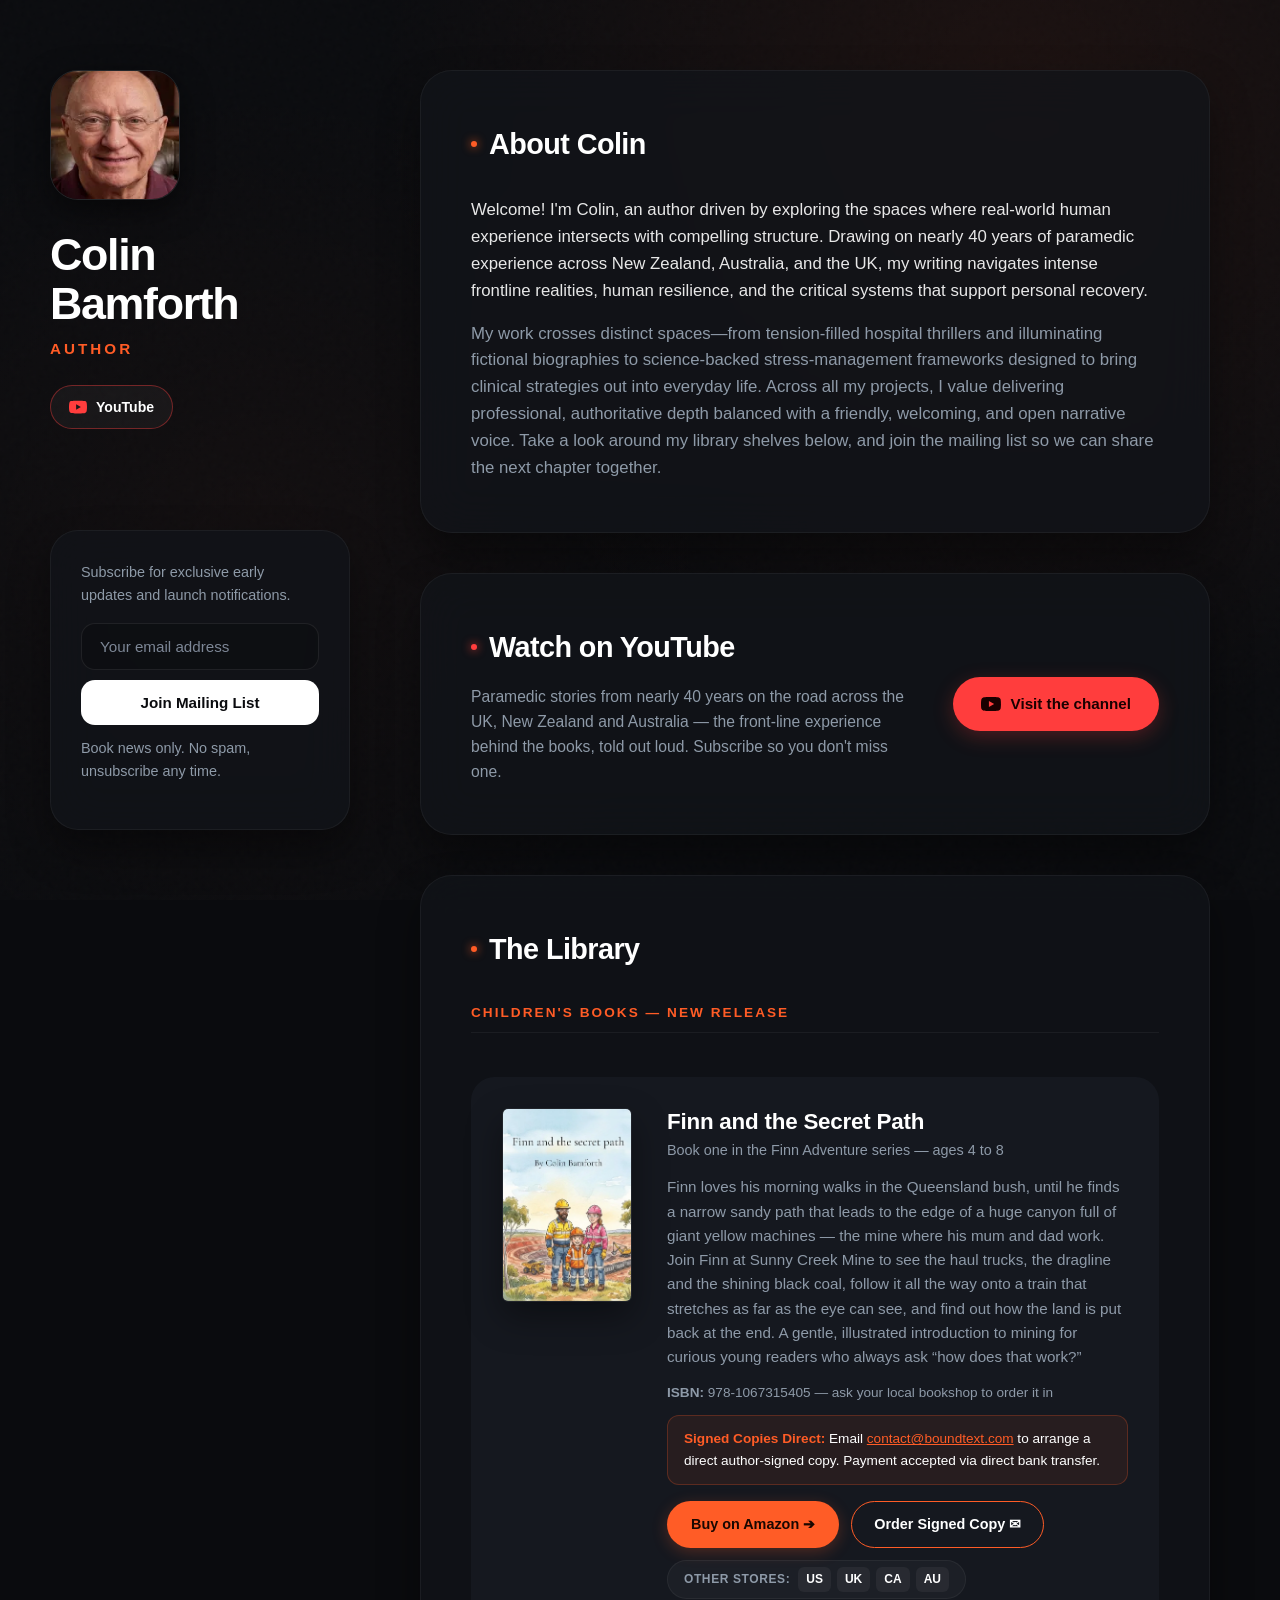
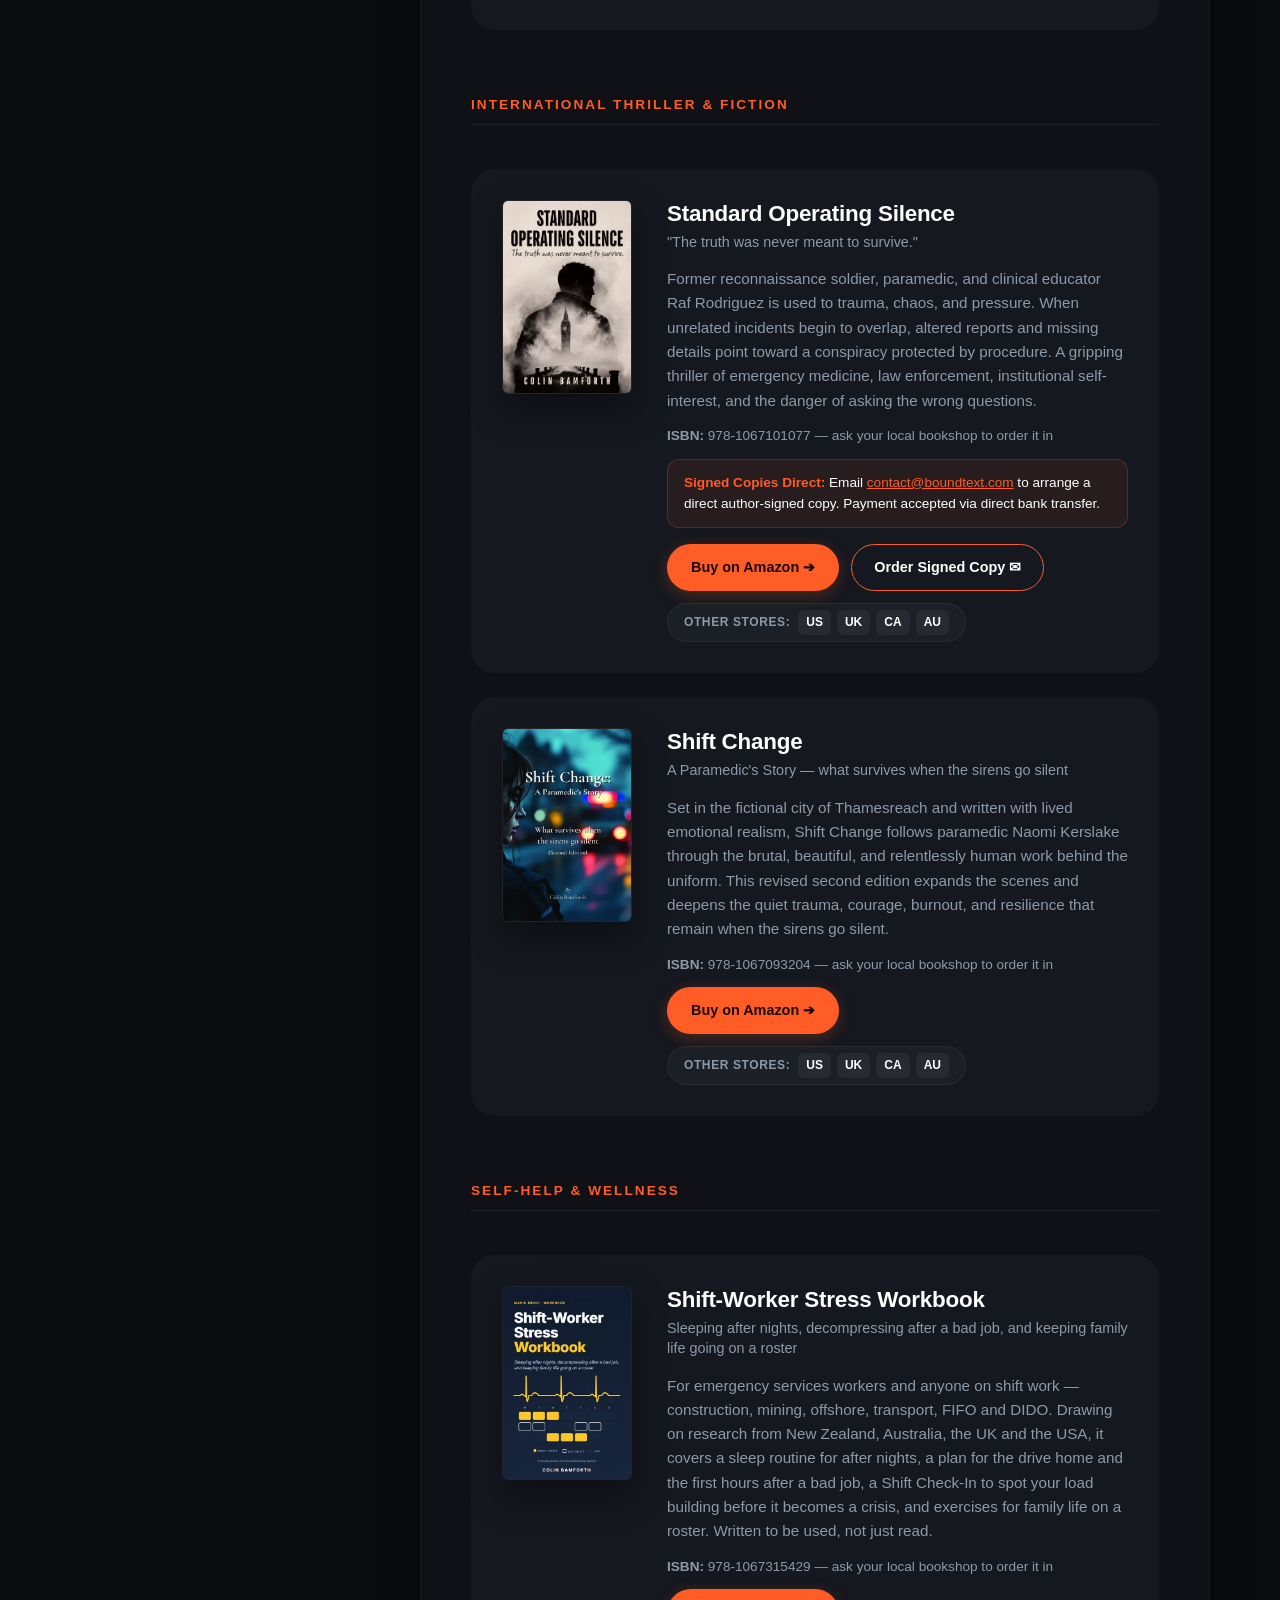
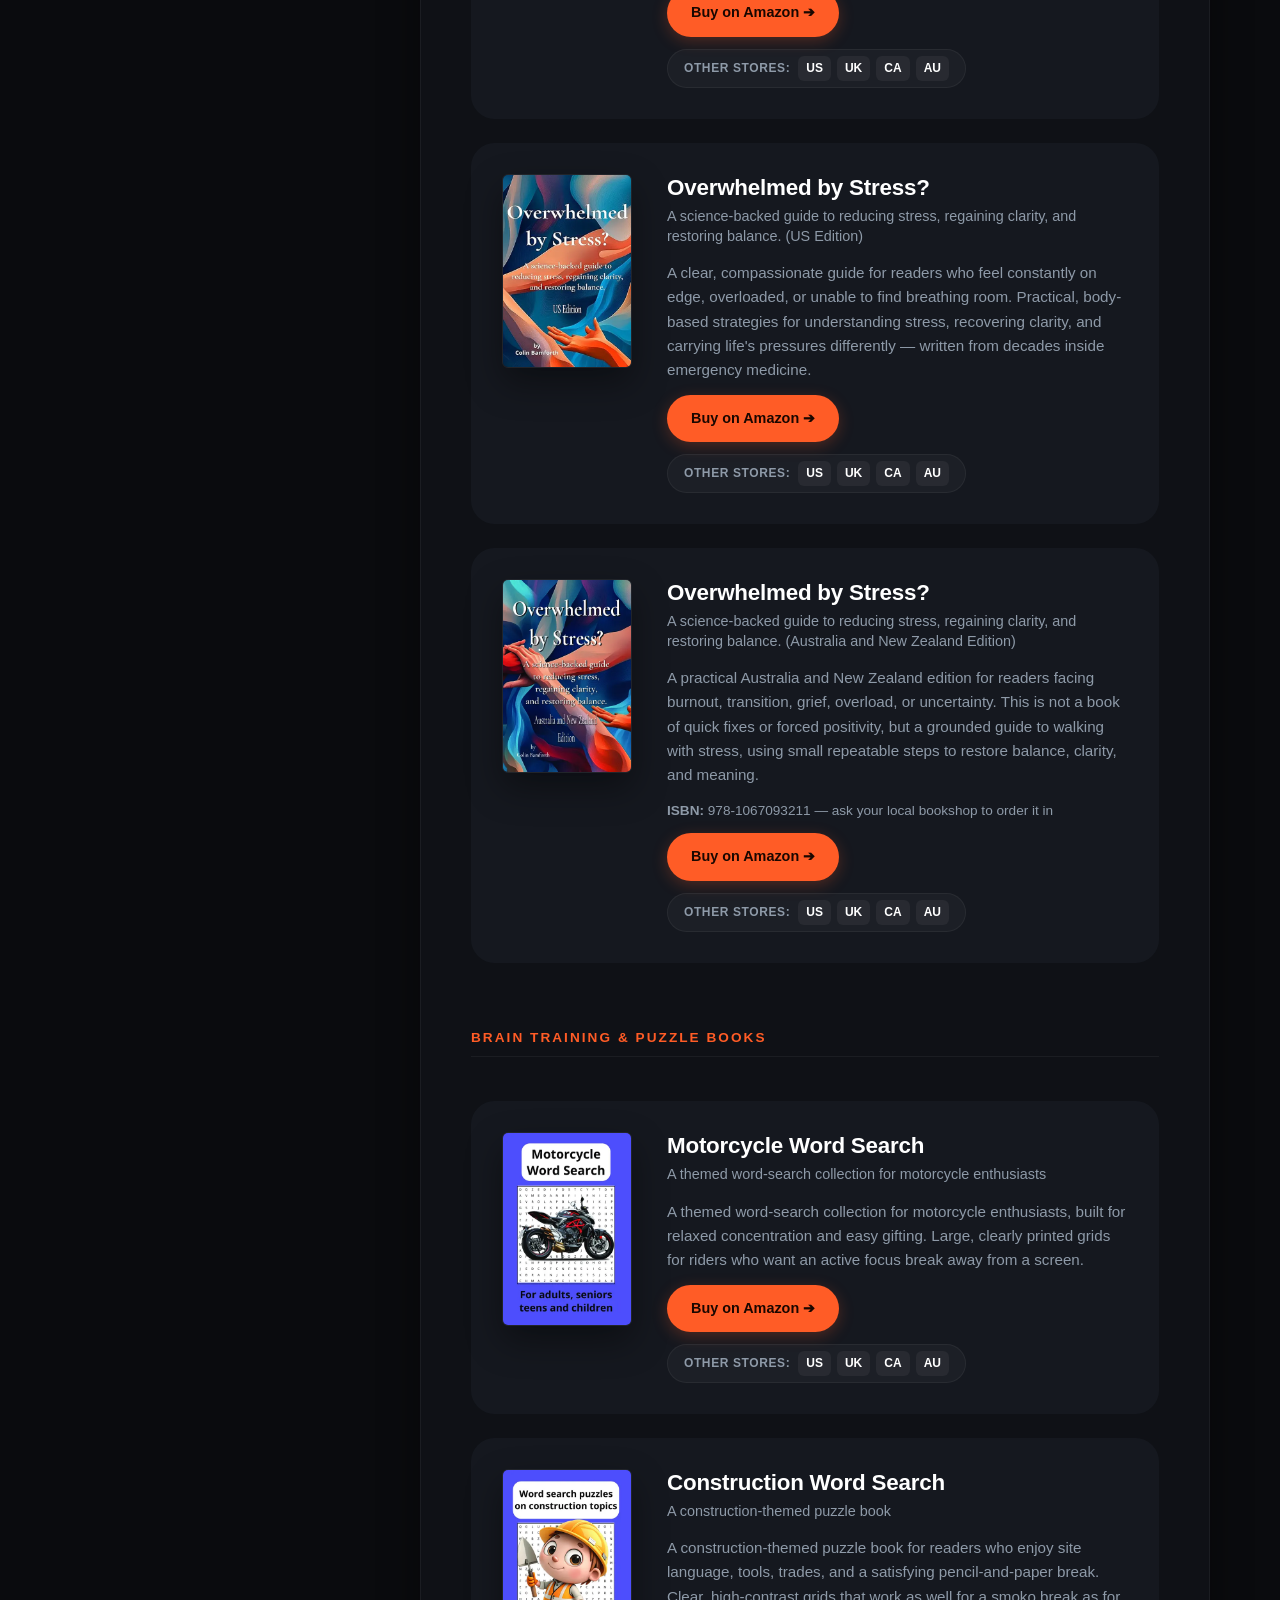
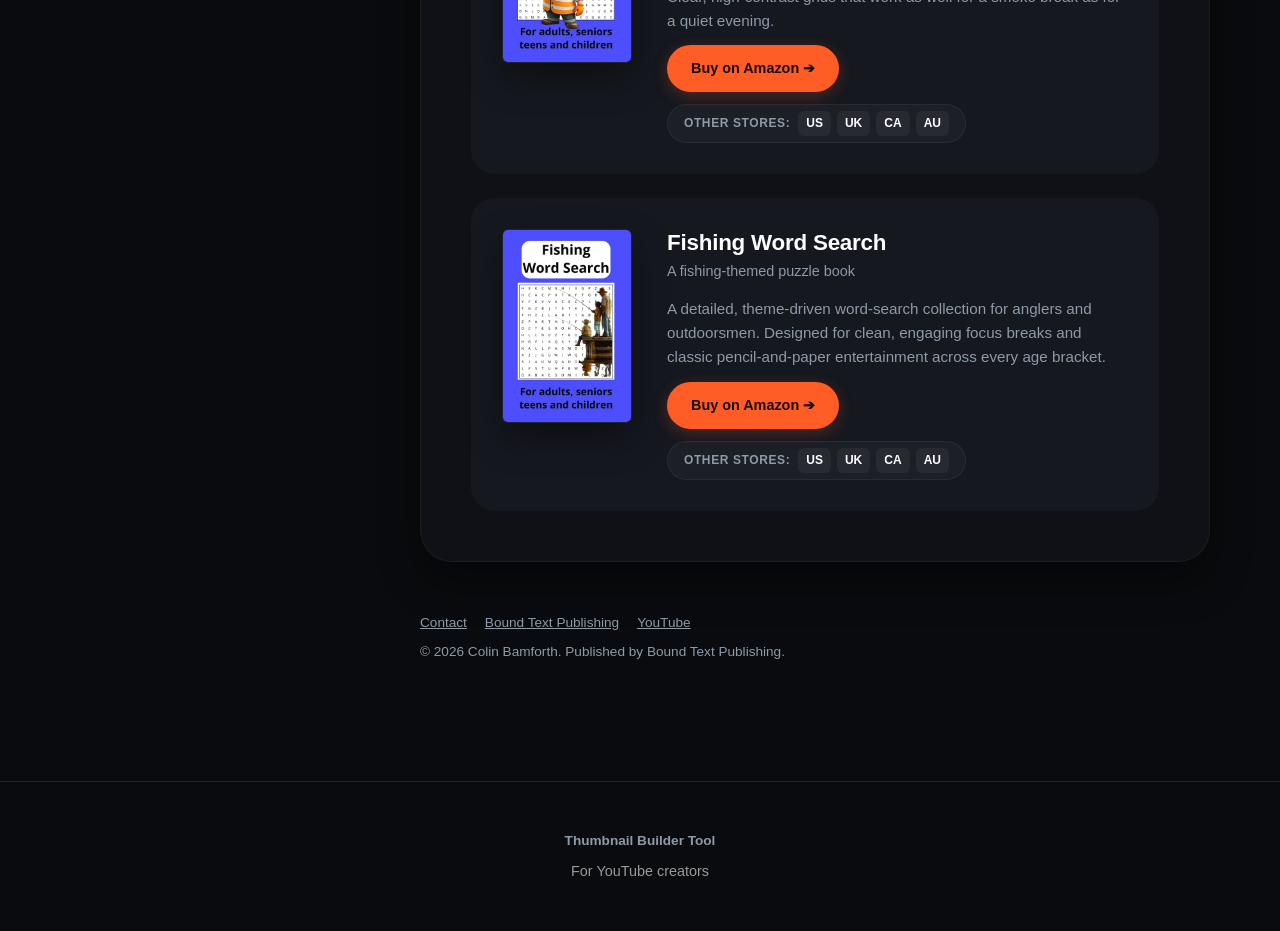
<file: index.html>
<!DOCTYPE html>
<html lang="en">
<head>
    <meta charset="UTF-8">
    <meta name="viewport" content="width=device-width, initial-scale=1.0">

    <title>Colin Bamforth — Author | Paramedic Thrillers &amp; Stress-Management Books</title>
    <meta name="description" content="Colin Bamforth writes emergency-services thrillers, paramedic fiction, science-backed stress-management guides and children's books, drawn from nearly 40 years on the front line in New Zealand, Australia and the UK.">
    <link rel="canonical" href="https://colinbamforth.com/">

    <!-- Open Graph / social sharing -->
    <meta property="og:type" content="website">
    <meta property="og:site_name" content="Colin Bamforth">
    <meta property="og:title" content="Colin Bamforth — Author">
    <meta property="og:description" content="Emergency-services thrillers, paramedic fiction and science-backed stress-management guides, drawn from nearly 40 years on the front line.">
    <meta property="og:url" content="https://colinbamforth.com/">
    <meta property="og:image" content="https://colinbamforth.com/Colin.webp">
    <meta property="og:image:alt" content="Portrait of author Colin Bamforth">
    <meta name="twitter:card" content="summary_large_image">
    <meta name="twitter:title" content="Colin Bamforth — Author">
    <meta name="twitter:description" content="Emergency-services thrillers, paramedic fiction and science-backed stress-management guides.">
    <meta name="twitter:image" content="https://colinbamforth.com/Colin.webp">
    <meta name="theme-color" content="#0a0b0e">

    <link rel="stylesheet" href="style.css">
    <link rel="preconnect" href="https://ipapi.co" crossorigin>

    <!-- CUSTOM SVG MONOGRAM FAVICON -->
    <link rel="icon" type="image/svg+xml" href="data:image/svg+xml,<svg xmlns='http://www.w3.org/2000/svg' viewBox='0 0 100 100'><rect width='100' height='100' rx='30' fill='%230a0b0e'/><text x='50%' y='68%' font-family='-apple-system, BlinkMacSystemFont, sans-serif' font-weight='900' font-size='48' fill='%23ffffff' text-anchor='middle'>C<tspan fill='%23ff5c26'>B</tspan></text></svg>">

</head>
<body>
    <a class="skip-link" href="#main">Skip to content</a>

    <div class="wrapper">

        <aside class="left-panel">
            <div class="profile-section">
                <div class="profile-frame">
                    <img src="Colin.webp" alt="Portrait of author Colin Bamforth"
                         width="130" height="130" fetchpriority="high" decoding="async">
                </div>
                <h1>Colin Bamforth</h1>
                <p class="tagline">Author</p>

                <!-- SOCIAL / CHANNEL LINKS
                     The channel URL appears in 4 places: here, the "Watch"
                     card below, the footer, and the JSON-LD sameAs list. -->
                <nav class="social-links" aria-label="Colin Bamforth elsewhere">
                    <a class="social-btn youtube"
                       href="https://www.youtube.com/@Colin-Bamforth"
                       target="_blank" rel="noopener noreferrer me">
                        <svg width="18" height="18" viewBox="0 0 24 24" aria-hidden="true" focusable="false">
                            <path d="M23.5 6.2a3 3 0 0 0-2.1-2.1C19.5 3.5 12 3.5 12 3.5s-7.5 0-9.4.6A3 3 0 0 0 .5 6.2C0 8.1 0 12 0 12s0 3.9.5 5.8a3 3 0 0 0 2.1 2.1c1.9.6 9.4.6 9.4.6s7.5 0 9.4-.6a3 3 0 0 0 2.1-2.1c.5-1.9.5-5.8.5-5.8s0-3.9-.5-5.8zM9.5 15.6V8.4l6.3 3.6-6.3 3.6z"/>
                        </svg>
                        <span>YouTube</span>
                    </a>
                </nav>
            </div>

            <div class="newsletter-box">
                <p>Subscribe for exclusive early updates and launch notifications.</p>
                <!-- The inline onsubmit="alert(...)" was removed: script.js already
                     handles this form, and the two were firing two popups. -->
                <form id="newsletter-form" novalidate>
                    <div class="form-group">
                        <label class="visually-hidden" for="newsletter-email">Your email address</label>
                        <input type="email" id="newsletter-email" name="email"
                               placeholder="Your email address"
                               autocomplete="email" required>
                        <button type="submit" class="submit-btn">Join Mailing List</button>
                    </div>
                    <p class="form-status" id="newsletter-status" role="status" aria-live="polite"></p>
                </form>
                <p class="privacy-note">Book news only. No spam, unsubscribe any time.</p>
            </div>
        </aside>

        <main class="right-stream" id="main">

            <section class="content-card bio-card" aria-labelledby="about-heading">
                <h2 id="about-heading">About Colin</h2>
                <p class="bio-lead">
                    Welcome! I'm Colin, an author driven by exploring the spaces where real-world human experience intersects with compelling structure. Drawing on nearly 40 years of paramedic experience across New Zealand, Australia, and the UK, my writing navigates intense frontline realities, human resilience, and the critical systems that support personal recovery.
                </p>
                <p class="bio-body">
                    My work crosses distinct spaces&mdash;from tension-filled hospital thrillers and illuminating fictional biographies to science-backed stress-management frameworks designed to bring clinical strategies out into everyday life. Across all my projects, I value delivering professional, authoritative depth balanced with a friendly, welcoming, and open narrative voice. Take a look around my library shelves below, and join the mailing list so we can share the next chapter together.
                </p>
            </section>

            <!-- WATCH CARD — YouTube channel -->
            <section class="content-card watch-card" aria-labelledby="watch-heading">
                <div>
                    <h2 id="watch-heading">Watch on YouTube</h2>
                    <p>Paramedic stories from nearly 40 years on the road across the UK, New Zealand and Australia &mdash; the front-line experience behind the books, told out loud. Subscribe so you don't miss one.</p>
                </div>
                <a class="yt-cta"
                   href="https://www.youtube.com/@Colin-Bamforth?sub_confirmation=1"
                   target="_blank" rel="noopener noreferrer">
                    <svg width="20" height="20" viewBox="0 0 24 24" aria-hidden="true" focusable="false">
                        <path d="M23.5 6.2a3 3 0 0 0-2.1-2.1C19.5 3.5 12 3.5 12 3.5s-7.5 0-9.4.6A3 3 0 0 0 .5 6.2C0 8.1 0 12 0 12s0 3.9.5 5.8a3 3 0 0 0 2.1 2.1c1.9.6 9.4.6 9.4.6s7.5 0 9.4-.6a3 3 0 0 0 2.1-2.1c.5-1.9.5-5.8.5-5.8s0-3.9-.5-5.8zM9.5 15.6V8.4l6.3 3.6-6.3 3.6z"/>
                    </svg>
                    <span>Visit the channel</span>
                </a>
            </section>

            <section class="content-card" aria-labelledby="library-heading">
                <h2 id="library-heading">The Library</h2>
                <div class="book-list">

                    <h3 class="shelf-title">Children's Books &mdash; New Release</h3>

                    <!-- Book: Finn and the Secret Path -->
                    <article class="book-row">
                        <a class="book-cover-wrap" href="/finn-and-the-secret-path/" tabindex="-1" aria-hidden="true">
                            <img src="finn-and-the-secret-path.webp" alt="Cover of Finn and the Secret Path by Colin Bamforth"
                                 width="534" height="800" decoding="async">
                        </a>
                        <div class="book-details">
                            <div>
                                <h4 class="book-title"><a href="/finn-and-the-secret-path/">Finn and the Secret Path</a></h4>
                                <p class="book-subtitle">Book one in the Finn Adventure series &mdash; ages 4 to 8</p>
                                <p class="book-desc">Finn loves his morning walks in the Queensland bush, until he finds a narrow sandy path that leads to the edge of a huge canyon full of giant yellow machines &mdash; the mine where his mum and dad work. Join Finn at Sunny Creek Mine to see the haul trucks, the dragline and the shining black coal, follow it all the way onto a train that stretches as far as the eye can see, and find out how the land is put back at the end. A gentle, illustrated introduction to mining for curious young readers who always ask &ldquo;how does that work?&rdquo;</p>
                                <p class="isbn-note"><strong>ISBN:</strong> 978-1067315405 &mdash; ask your local bookshop to order it in</p>
                                <div class="direct-signed-box">
                                    <strong>Signed Copies Direct:</strong> Email <a href="mailto:contact@boundtext.com?subject=Signed%20Copy%20Request%20-%20Finn%20and%20the%20Secret%20Path">contact@boundtext.com</a> to arrange a direct author-signed copy. Payment accepted via direct bank transfer.
                                </div>
                            </div>
                            <div class="purchase-actions">
                                <a href="https://www.amazon.com.au/dp/1067315403" target="_blank" rel="noopener noreferrer nofollow" class="amazon-link amazon-btn" data-asin="1067315403">Buy on Amazon ➔</a>
                                <a href="mailto:contact@boundtext.com?subject=Signed%20Copy%20Request%20-%20Finn%20and%20the%20Secret%20Path&amp;body=Hi%20Colin,%0A%0AI%20would%20like%20to%20order%20a%20signed%20copy%20of%20Finn%20and%20the%20Secret%20Path.%20Please%20send%20payment%20details%20for%20direct%20bank%20transfer.%0A%0AThank%20you!" class="signed-btn">Order Signed Copy ✉</a>
                                <div class="alt-markets-inline">
                                    <span class="alt-market-title">Other stores:</span>
                                    <div class="alt-market-links">
                                        <a href="https://www.amazon.com/dp/1067315403" target="_blank" rel="noopener noreferrer nofollow" aria-label="Buy Finn and the Secret Path on Amazon US">US</a>
                                        <a href="https://www.amazon.co.uk/dp/1067315403" target="_blank" rel="noopener noreferrer nofollow" aria-label="Buy Finn and the Secret Path on Amazon UK">UK</a>
                                        <a href="https://www.amazon.ca/dp/1067315403" target="_blank" rel="noopener noreferrer nofollow" aria-label="Buy Finn and the Secret Path on Amazon Canada">CA</a>
                                        <a href="https://www.amazon.com.au/dp/1067315403" target="_blank" rel="noopener noreferrer nofollow" aria-label="Buy Finn and the Secret Path on Amazon Australia">AU</a>
                                    </div>
                                </div>
                            </div>
                        </div>
                    </article>

                    <h3 class="shelf-title">International Thriller &amp; Fiction</h3>

                    <!-- Book 1: Standard Operating Silence -->
                    <article class="book-row">
                        <a class="book-cover-wrap" href="/standard-operating-silence/" tabindex="-1" aria-hidden="true">
                            <img src="SOS.webp" alt="Cover of Standard Operating Silence by Colin Bamforth"
                                 loading="lazy" decoding="async">
                        </a>
                        <div class="book-details">
                            <div>
                                <h4 class="book-title"><a href="/standard-operating-silence/">Standard Operating Silence</a></h4>
                                <p class="book-subtitle">"The truth was never meant to survive."</p>
                                <p class="book-desc">Former reconnaissance soldier, paramedic, and clinical educator Raf Rodriguez is used to trauma, chaos, and pressure. When unrelated incidents begin to overlap, altered reports and missing details point toward a conspiracy protected by procedure. A gripping thriller of emergency medicine, law enforcement, institutional self-interest, and the danger of asking the wrong questions.</p>
                                <p class="isbn-note"><strong>ISBN:</strong> 978-1067101077 &mdash; ask your local bookshop to order it in</p>
                                <div class="direct-signed-box">
                                    <strong>Signed Copies Direct:</strong> Email <a href="mailto:contact@boundtext.com?subject=Signed%20Copy%20Request%20-%20Standard%20Operating%20Silence">contact@boundtext.com</a> to arrange a direct author-signed copy. Payment accepted via direct bank transfer.
                                </div>
                            </div>
                            <div class="purchase-actions">
                                <a href="https://www.amazon.com.au/dp/B0HDMKSXN3" target="_blank" rel="noopener noreferrer nofollow" class="amazon-link amazon-btn" data-asin="B0HDMKSXN3">Buy on Amazon ➔</a>
                                <a href="mailto:contact@boundtext.com?subject=Signed%20Copy%20Request%20-%20Standard%20Operating%20Silence&amp;body=Hi%20Colin,%0A%0AI%20would%20like%20to%20order%20a%20signed%20copy%20of%20Standard%20Operating%20Silence.%20Please%20send%20payment%20details%20for%20direct%20bank%20transfer.%0A%0AThank%20you!" class="signed-btn">Order Signed Copy ✉</a>
                                <div class="alt-markets-inline">
                                    <span class="alt-market-title">Other stores:</span>
                                    <div class="alt-market-links">
                                        <a href="https://www.amazon.com/dp/B0HDMKSXN3" target="_blank" rel="noopener noreferrer nofollow" aria-label="Buy Standard Operating Silence on Amazon US">US</a>
                                        <a href="https://www.amazon.co.uk/dp/B0HDMKSXN3" target="_blank" rel="noopener noreferrer nofollow" aria-label="Buy Standard Operating Silence on Amazon UK">UK</a>
                                        <a href="https://www.amazon.ca/dp/B0HDMKSXN3" target="_blank" rel="noopener noreferrer nofollow" aria-label="Buy Standard Operating Silence on Amazon Canada">CA</a>
                                        <a href="https://www.amazon.com.au/dp/B0HDMKSXN3" target="_blank" rel="noopener noreferrer nofollow" aria-label="Buy Standard Operating Silence on Amazon Australia">AU</a>
                                    </div>
                                </div>
                            </div>
                        </div>
                    </article>

                    <!-- Book 2: Shift Change -->
                    <article class="book-row">
                        <a class="book-cover-wrap" href="/shift-change/" tabindex="-1" aria-hidden="true">
                            <img src="shift-change.webp" alt="Cover of Shift Change by Colin Bamforth"
                                 loading="lazy" decoding="async">
                        </a>
                        <div class="book-details">
                            <div>
                                <h4 class="book-title"><a href="/shift-change/">Shift Change</a></h4>
                                <p class="book-subtitle">A Paramedic's Story &mdash; what survives when the sirens go silent</p>
                                <p class="book-desc">Set in the fictional city of Thamesreach and written with lived emotional realism, Shift Change follows paramedic Naomi Kerslake through the brutal, beautiful, and relentlessly human work behind the uniform. This revised second edition expands the scenes and deepens the quiet trauma, courage, burnout, and resilience that remain when the sirens go silent.</p>
                                <p class="isbn-note"><strong>ISBN:</strong> 978-1067093204 &mdash; ask your local bookshop to order it in</p>
                            </div>
                            <div class="purchase-actions">
                                <a href="https://www.amazon.com.au/dp/B0FD8C7P1H" target="_blank" rel="noopener noreferrer nofollow" class="amazon-link amazon-btn" data-asin="B0FD8C7P1H">Buy on Amazon ➔</a>
                                <div class="alt-markets-inline">
                                    <span class="alt-market-title">Other stores:</span>
                                    <div class="alt-market-links">
                                        <a href="https://www.amazon.com/dp/B0FD8C7P1H" target="_blank" rel="noopener noreferrer nofollow" aria-label="Buy Shift Change on Amazon US">US</a>
                                        <a href="https://www.amazon.co.uk/dp/B0FD8C7P1H" target="_blank" rel="noopener noreferrer nofollow" aria-label="Buy Shift Change on Amazon UK">UK</a>
                                        <a href="https://www.amazon.ca/dp/B0FD8C7P1H" target="_blank" rel="noopener noreferrer nofollow" aria-label="Buy Shift Change on Amazon Canada">CA</a>
                                        <a href="https://www.amazon.com.au/dp/B0FD8C7P1H" target="_blank" rel="noopener noreferrer nofollow" aria-label="Buy Shift Change on Amazon Australia">AU</a>
                                    </div>
                                </div>
                            </div>
                        </div>
                    </article>

                    <h3 class="shelf-title">Self-Help &amp; Wellness</h3>

                    <!-- Book: Shift-Worker Stress Workbook -->
                    <article class="book-row">
                        <a class="book-cover-wrap" href="/shift-worker-stress-workbook/" tabindex="-1" aria-hidden="true">
                            <img src="shift-worker-stress-workbook.webp" alt="Cover of Shift-Worker Stress Workbook by Colin Bamforth"
                                 loading="lazy" decoding="async">
                        </a>
                        <div class="book-details">
                            <div>
                                <h4 class="book-title"><a href="/shift-worker-stress-workbook/">Shift-Worker Stress Workbook</a></h4>
                                <p class="book-subtitle">Sleeping after nights, decompressing after a bad job, and keeping family life going on a roster</p>
                                <p class="book-desc">For emergency services workers and anyone on shift work &mdash; construction, mining, offshore, transport, FIFO and DIDO. Drawing on research from New Zealand, Australia, the UK and the USA, it covers a sleep routine for after nights, a plan for the drive home and the first hours after a bad job, a Shift Check-In to spot your load building before it becomes a crisis, and exercises for family life on a roster. Written to be used, not just read.</p>
                                <p class="isbn-note"><strong>ISBN:</strong> 978-1067315429 &mdash; ask your local bookshop to order it in</p>
                            </div>
                            <div class="purchase-actions">
                                <a href="https://www.amazon.com.au/dp/106731542X" target="_blank" rel="noopener noreferrer nofollow" class="amazon-link amazon-btn" data-asin="106731542X">Buy on Amazon ➔</a>
                                <div class="alt-markets-inline">
                                    <span class="alt-market-title">Other stores:</span>
                                    <div class="alt-market-links">
                                        <a href="https://www.amazon.com/dp/106731542X" target="_blank" rel="noopener noreferrer nofollow" aria-label="Buy Shift-Worker Stress Workbook on Amazon US">US</a>
                                        <a href="https://www.amazon.co.uk/dp/106731542X" target="_blank" rel="noopener noreferrer nofollow" aria-label="Buy Shift-Worker Stress Workbook on Amazon UK">UK</a>
                                        <a href="https://www.amazon.ca/dp/106731542X" target="_blank" rel="noopener noreferrer nofollow" aria-label="Buy Shift-Worker Stress Workbook on Amazon Canada">CA</a>
                                        <a href="https://www.amazon.com.au/dp/106731542X" target="_blank" rel="noopener noreferrer nofollow" aria-label="Buy Shift-Worker Stress Workbook on Amazon Australia">AU</a>
                                    </div>
                                </div>
                            </div>
                        </div>
                    </article>

                    <!-- Book 3: Overwhelmed by Stress (US) -->
                    <article class="book-row">
                        <a class="book-cover-wrap" href="/overwhelmed-by-stress-us/" tabindex="-1" aria-hidden="true">
                            <img src="overwhelmed-by-stress-us.webp" alt="Cover of Overwhelmed by Stress? US edition by Colin Bamforth"
                                 loading="lazy" decoding="async">
                        </a>
                        <div class="book-details">
                            <div>
                                <h4 class="book-title"><a href="/overwhelmed-by-stress-us/">Overwhelmed by Stress?</a></h4>
                                <p class="book-subtitle">A science-backed guide to reducing stress, regaining clarity, and restoring balance. (US Edition)</p>
                                <p class="book-desc">A clear, compassionate guide for readers who feel constantly on edge, overloaded, or unable to find breathing room. Practical, body-based strategies for understanding stress, recovering clarity, and carrying life's pressures differently &mdash; written from decades inside emergency medicine.</p>
                            </div>
                            <div class="purchase-actions">
                                <a href="https://www.amazon.com/dp/B0F8GF76M2" target="_blank" rel="noopener noreferrer nofollow" class="amazon-link amazon-btn" data-asin="B0F8GF76M2">Buy on Amazon ➔</a>
                                <div class="alt-markets-inline">
                                    <span class="alt-market-title">Other stores:</span>
                                    <div class="alt-market-links">
                                        <a href="https://www.amazon.com/dp/B0F8GF76M2" target="_blank" rel="noopener noreferrer nofollow" aria-label="Buy Overwhelmed by Stress US edition on Amazon US">US</a>
                                        <a href="https://www.amazon.co.uk/dp/B0F8GF76M2" target="_blank" rel="noopener noreferrer nofollow" aria-label="Buy Overwhelmed by Stress US edition on Amazon UK">UK</a>
                                        <a href="https://www.amazon.ca/dp/B0F8GF76M2" target="_blank" rel="noopener noreferrer nofollow" aria-label="Buy Overwhelmed by Stress US edition on Amazon Canada">CA</a>
                                        <a href="https://www.amazon.com.au/dp/B0F8GF76M2" target="_blank" rel="noopener noreferrer nofollow" aria-label="Buy Overwhelmed by Stress US edition on Amazon Australia">AU</a>
                                    </div>
                                </div>
                            </div>
                        </div>
                    </article>

                    <!-- Book 4: Overwhelmed by Stress (AU/NZ) -->
                    <article class="book-row">
                        <a class="book-cover-wrap" href="/overwhelmed-by-stress-au-nz/" tabindex="-1" aria-hidden="true">
                            <img src="overwhelmed-by-stress-au-nz.webp" alt="Cover of Overwhelmed by Stress? Australia and New Zealand edition by Colin Bamforth"
                                 loading="lazy" decoding="async">
                        </a>
                        <div class="book-details">
                            <div>
                                <h4 class="book-title"><a href="/overwhelmed-by-stress-au-nz/">Overwhelmed by Stress?</a></h4>
                                <p class="book-subtitle">A science-backed guide to reducing stress, regaining clarity, and restoring balance. (Australia and New Zealand Edition)</p>
                                <p class="book-desc">A practical Australia and New Zealand edition for readers facing burnout, transition, grief, overload, or uncertainty. This is not a book of quick fixes or forced positivity, but a grounded guide to walking with stress, using small repeatable steps to restore balance, clarity, and meaning.</p>
                                <p class="isbn-note"><strong>ISBN:</strong> 978-1067093211 &mdash; ask your local bookshop to order it in</p>
                            </div>
                            <div class="purchase-actions">
                                <a href="https://www.amazon.com.au/dp/B0FFSLSV2G" target="_blank" rel="noopener noreferrer nofollow" class="amazon-link amazon-btn" data-asin="B0FFSLSV2G">Buy on Amazon ➔</a>
                                <div class="alt-markets-inline">
                                    <span class="alt-market-title">Other stores:</span>
                                    <div class="alt-market-links">
                                        <a href="https://www.amazon.com/dp/B0FFSLSV2G" target="_blank" rel="noopener noreferrer nofollow" aria-label="Buy Overwhelmed by Stress ANZ edition on Amazon US">US</a>
                                        <a href="https://www.amazon.co.uk/dp/B0FFSLSV2G" target="_blank" rel="noopener noreferrer nofollow" aria-label="Buy Overwhelmed by Stress ANZ edition on Amazon UK">UK</a>
                                        <a href="https://www.amazon.ca/dp/B0FFSLSV2G" target="_blank" rel="noopener noreferrer nofollow" aria-label="Buy Overwhelmed by Stress ANZ edition on Amazon Canada">CA</a>
                                        <a href="https://www.amazon.com.au/dp/B0FFSLSV2G" target="_blank" rel="noopener noreferrer nofollow" aria-label="Buy Overwhelmed by Stress ANZ edition on Amazon Australia">AU</a>
                                    </div>
                                </div>
                            </div>
                        </div>
                    </article>

                    <h3 class="shelf-title">Brain Training &amp; Puzzle Books</h3>

                    <!-- Book 5: Motorcycle Word Search -->
                    <article class="book-row">
                        <a class="book-cover-wrap" href="/motorcycle-word-search/" tabindex="-1" aria-hidden="true">
                            <img src="motorcycle-word-search.webp" alt="Cover of Motorcycle Word Search by Colin Bamforth"
                                 loading="lazy" decoding="async">
                        </a>
                        <div class="book-details">
                            <div>
                                <h4 class="book-title"><a href="/motorcycle-word-search/">Motorcycle Word Search</a></h4>
                                <p class="book-subtitle">A themed word-search collection for motorcycle enthusiasts</p>
                                <p class="book-desc">A themed word-search collection for motorcycle enthusiasts, built for relaxed concentration and easy gifting. Large, clearly printed grids for riders who want an active focus break away from a screen.</p>
                            </div>
                            <div class="purchase-actions">
                                <a href="https://www.amazon.com/dp/B0F5QCYXNP" target="_blank" rel="noopener noreferrer nofollow" class="amazon-link amazon-btn" data-asin="B0F5QCYXNP">Buy on Amazon ➔</a>
                                <div class="alt-markets-inline">
                                    <span class="alt-market-title">Other stores:</span>
                                    <div class="alt-market-links">
                                        <a href="https://www.amazon.com/dp/B0F5QCYXNP" target="_blank" rel="noopener noreferrer nofollow" aria-label="Buy Motorcycle Word Search on Amazon US">US</a>
                                        <a href="https://www.amazon.co.uk/dp/B0F5QCYXNP" target="_blank" rel="noopener noreferrer nofollow" aria-label="Buy Motorcycle Word Search on Amazon UK">UK</a>
                                        <a href="https://www.amazon.ca/dp/B0F5QCYXNP" target="_blank" rel="noopener noreferrer nofollow" aria-label="Buy Motorcycle Word Search on Amazon Canada">CA</a>
                                        <a href="https://www.amazon.com.au/dp/B0F5QCYXNP" target="_blank" rel="noopener noreferrer nofollow" aria-label="Buy Motorcycle Word Search on Amazon Australia">AU</a>
                                    </div>
                                </div>
                            </div>
                        </div>
                    </article>

                    <!-- Book 6: Construction Word Search -->
                    <article class="book-row">
                        <a class="book-cover-wrap" href="/construction-word-search/" tabindex="-1" aria-hidden="true">
                            <img src="construction-word-search.webp" alt="Cover of Construction Word Search by Colin Bamforth"
                                 loading="lazy" decoding="async">
                        </a>
                        <div class="book-details">
                            <div>
                                <h4 class="book-title"><a href="/construction-word-search/">Construction Word Search</a></h4>
                                <p class="book-subtitle">A construction-themed puzzle book</p>
                                <p class="book-desc">A construction-themed puzzle book for readers who enjoy site language, tools, trades, and a satisfying pencil-and-paper break. Clear, high-contrast grids that work as well for a smoko break as for a quiet evening.</p>
                            </div>
                            <div class="purchase-actions">
                                <a href="https://www.amazon.com/dp/B0F5QVCCJ7" target="_blank" rel="noopener noreferrer nofollow" class="amazon-link amazon-btn" data-asin="B0F5QVCCJ7">Buy on Amazon ➔</a>
                                <div class="alt-markets-inline">
                                    <span class="alt-market-title">Other stores:</span>
                                    <div class="alt-market-links">
                                        <a href="https://www.amazon.com/dp/B0F5QVCCJ7" target="_blank" rel="noopener noreferrer nofollow" aria-label="Buy Construction Word Search on Amazon US">US</a>
                                        <a href="https://www.amazon.co.uk/dp/B0F5QVCCJ7" target="_blank" rel="noopener noreferrer nofollow" aria-label="Buy Construction Word Search on Amazon UK">UK</a>
                                        <a href="https://www.amazon.ca/dp/B0F5QVCCJ7" target="_blank" rel="noopener noreferrer nofollow" aria-label="Buy Construction Word Search on Amazon Canada">CA</a>
                                        <a href="https://www.amazon.com.au/dp/B0F5QVCCJ7" target="_blank" rel="noopener noreferrer nofollow" aria-label="Buy Construction Word Search on Amazon Australia">AU</a>
                                    </div>
                                </div>
                            </div>
                        </div>
                    </article>

                    <!-- Book 7: Fishing Word Search -->
                    <article class="book-row">
                        <a class="book-cover-wrap" href="/fishing-word-search/" tabindex="-1" aria-hidden="true">
                            <img src="fishing-word-search.webp" alt="Cover of Fishing Word Search by Colin Bamforth"
                                 loading="lazy" decoding="async">
                        </a>
                        <div class="book-details">
                            <div>
                                <h4 class="book-title"><a href="/fishing-word-search/">Fishing Word Search</a></h4>
                                <p class="book-subtitle">A fishing-themed puzzle book</p>
                                <p class="book-desc">A detailed, theme-driven word-search collection for anglers and outdoorsmen. Designed for clean, engaging focus breaks and classic pencil-and-paper entertainment across every age bracket.</p>
                            </div>
                            <div class="purchase-actions">
                                <a href="https://www.amazon.com/dp/B0F5HYQQKX" target="_blank" rel="noopener noreferrer nofollow" class="amazon-link amazon-btn" data-asin="B0F5HYQQKX">Buy on Amazon ➔</a>
                                <div class="alt-markets-inline">
                                    <span class="alt-market-title">Other stores:</span>
                                    <div class="alt-market-links">
                                        <a href="https://www.amazon.com/dp/B0F5HYQQKX" target="_blank" rel="noopener noreferrer nofollow" aria-label="Buy Fishing Word Search on Amazon US">US</a>
                                        <a href="https://www.amazon.co.uk/dp/B0F5HYQQKX" target="_blank" rel="noopener noreferrer nofollow" aria-label="Buy Fishing Word Search on Amazon UK">UK</a>
                                        <a href="https://www.amazon.ca/dp/B0F5HYQQKX" target="_blank" rel="noopener noreferrer nofollow" aria-label="Buy Fishing Word Search on Amazon Canada">CA</a>
                                        <a href="https://www.amazon.com.au/dp/B0F5HYQQKX" target="_blank" rel="noopener noreferrer nofollow" aria-label="Buy Fishing Word Search on Amazon Australia">AU</a>
                                    </div>
                                </div>
                            </div>
                        </div>
                    </article>
                </div>
            </section>

            <footer>
                <nav class="footer-links" aria-label="Footer">
                    <a href="mailto:contact@boundtext.com">Contact</a>
                    <a href="https://boundtext.com" target="_blank" rel="noopener noreferrer">Bound Text Publishing</a>
                    <a href="https://www.youtube.com/@Colin-Bamforth" target="_blank" rel="noopener noreferrer">YouTube</a>
                </nav>
                <p>&copy; 2026 Colin Bamforth. Published by Bound Text Publishing.</p>
            </footer>
        </main>
    </div>

    <!-- ============================================================
         STRUCTURED DATA — helps Google understand who you are and
         link your name to your books in search results.
         ============================================================ -->
    <script type="application/ld+json">
    {
      "@context": "https://schema.org",
      "@type": "Person",
      "name": "Colin Bamforth",
      "url": "https://colinbamforth.com/",
      "image": "https://colinbamforth.com/Colin.webp",
      "jobTitle": "Author",
      "description": "Author of emergency-services thrillers, paramedic fiction and science-backed stress-management guides, drawing on nearly 40 years of paramedic experience across New Zealand, Australia and the UK.",
      "sameAs": [
        "https://www.youtube.com/@Colin-Bamforth",
        "https://boundtext.com"
      ],
      "worksFor": {
        "@type": "Organization",
        "name": "Bound Text Publishing",
        "url": "https://boundtext.com"
      }
    }
    </script>
    <script type="application/ld+json">
    {
      "@context": "https://schema.org",
      "@type": "ItemList",
      "name": "Books by Colin Bamforth",
      "itemListElement": [
        { "@type": "ListItem", "position": 1, "item": { "@type": "Book", "name": "Finn and the Secret Path", "author": { "@type": "Person", "name": "Colin Bamforth" }, "isbn": "9781067315405", "image": "https://colinbamforth.com/finn-and-the-secret-path.webp", "bookFormat": "https://schema.org/Paperback", "numberOfPages": 31, "datePublished": "2026-10-06", "audience": { "@type": "PeopleAudience", "suggestedMinAge": 4, "suggestedMaxAge": 8 }, "publisher": { "@type": "Organization", "name": "Bound Text Publishing" } } },
        { "@type": "ListItem", "position": 2, "item": { "@type": "Book", "name": "Standard Operating Silence", "author": { "@type": "Person", "name": "Colin Bamforth" }, "isbn": "9781067101077", "bookFormat": "https://schema.org/Paperback", "publisher": { "@type": "Organization", "name": "Bound Text Publishing" } } },
        { "@type": "ListItem", "position": 3, "item": { "@type": "Book", "name": "Shift Change", "author": { "@type": "Person", "name": "Colin Bamforth" }, "isbn": "9781067093204", "bookFormat": "https://schema.org/Paperback", "publisher": { "@type": "Organization", "name": "Bound Text Publishing" } } },
        { "@type": "ListItem", "position": 4, "item": { "@type": "Book", "name": "Overwhelmed by Stress? (Australia and New Zealand Edition)", "author": { "@type": "Person", "name": "Colin Bamforth" }, "isbn": "9781067093211", "bookFormat": "https://schema.org/Paperback", "publisher": { "@type": "Organization", "name": "Bound Text Publishing" } } },
        { "@type": "ListItem", "position": 5, "item": { "@type": "Book", "name": "Shift-Worker Stress Workbook", "author": { "@type": "Person", "name": "Colin Bamforth" }, "isbn": "9781067315429", "image": "https://colinbamforth.com/shift-worker-stress-workbook.webp", "bookFormat": "https://schema.org/Paperback", "publisher": { "@type": "Organization", "name": "Bound Text Publishing" } } }
      ]
    }
    </script>

    <script>
        /* --- Amazon regional storefront routing ---------------------------
           Rewrites the main "Buy on Amazon" button to the visitor's local
           store. Result is cached for the session so repeat visits don't
           hit the geolocation API again. Fails silently to amazon.com. */
        (function () {
            var regionMap = {
                'US': 'com', 'GB': 'co.uk', 'UK': 'co.uk', 'CA': 'ca',
                'AU': 'com.au', 'NZ': 'com.au', 'DE': 'de', 'FR': 'fr',
                'JP': 'co.jp', 'IN': 'in', 'BR': 'com.br', 'MX': 'com.mx',
                'IT': 'it', 'ES': 'es', 'NL': 'nl', 'SE': 'se', 'PL': 'pl',
                'IE': 'co.uk', 'SG': 'sg', 'AE': 'ae'
            };

            function applyStore(ext) {
                document.querySelectorAll('.amazon-link').forEach(function (link) {
                    var asin = link.getAttribute('data-asin');
                    if (asin) link.href = 'https://www.amazon.' + ext + '/dp/' + asin;
                });
            }

            async function detectStore() {
                var cached = null;
                try { cached = sessionStorage.getItem('cb_amazon_ext'); } catch (e) {}
                if (cached) { applyStore(cached); return; }

                var ext = 'com';
                try {
                    var controller = new AbortController();
                    var timer = setTimeout(function () { controller.abort(); }, 2500);
                    var res = await fetch('https://ipapi.co/json/', { signal: controller.signal });
                    clearTimeout(timer);
                    if (res.ok) {
                        var data = await res.json();
                        if (data && regionMap[data.country_code]) ext = regionMap[data.country_code];
                    }
                } catch (e) {
                    /* offline, blocked, or rate-limited — fall back to .com */
                }
                try { sessionStorage.setItem('cb_amazon_ext', ext); } catch (e) {}
                applyStore(ext);
            }

            if (document.readyState === 'loading') {
                document.addEventListener('DOMContentLoaded', detectStore);
            } else {
                detectStore();
            }
        })();
    </script>
    <script src="script.js" defer></script>
       <footer style="text-align: center; padding: 3rem 2rem; margin-top: 3rem; border-top: 1px solid rgba(255, 255, 255, 0.1);">
            <p style="margin-bottom: 0.5rem;">
                <a href="thumbnail-builder.html" style="color: var(--accent-color); text-decoration: none; font-weight: 600;">Thumbnail Builder Tool</a>
            </p>
            <p style="font-size: 0.9rem; color: #999;">For YouTube creators</p>
        </footer>
</body>
</html>
</file>
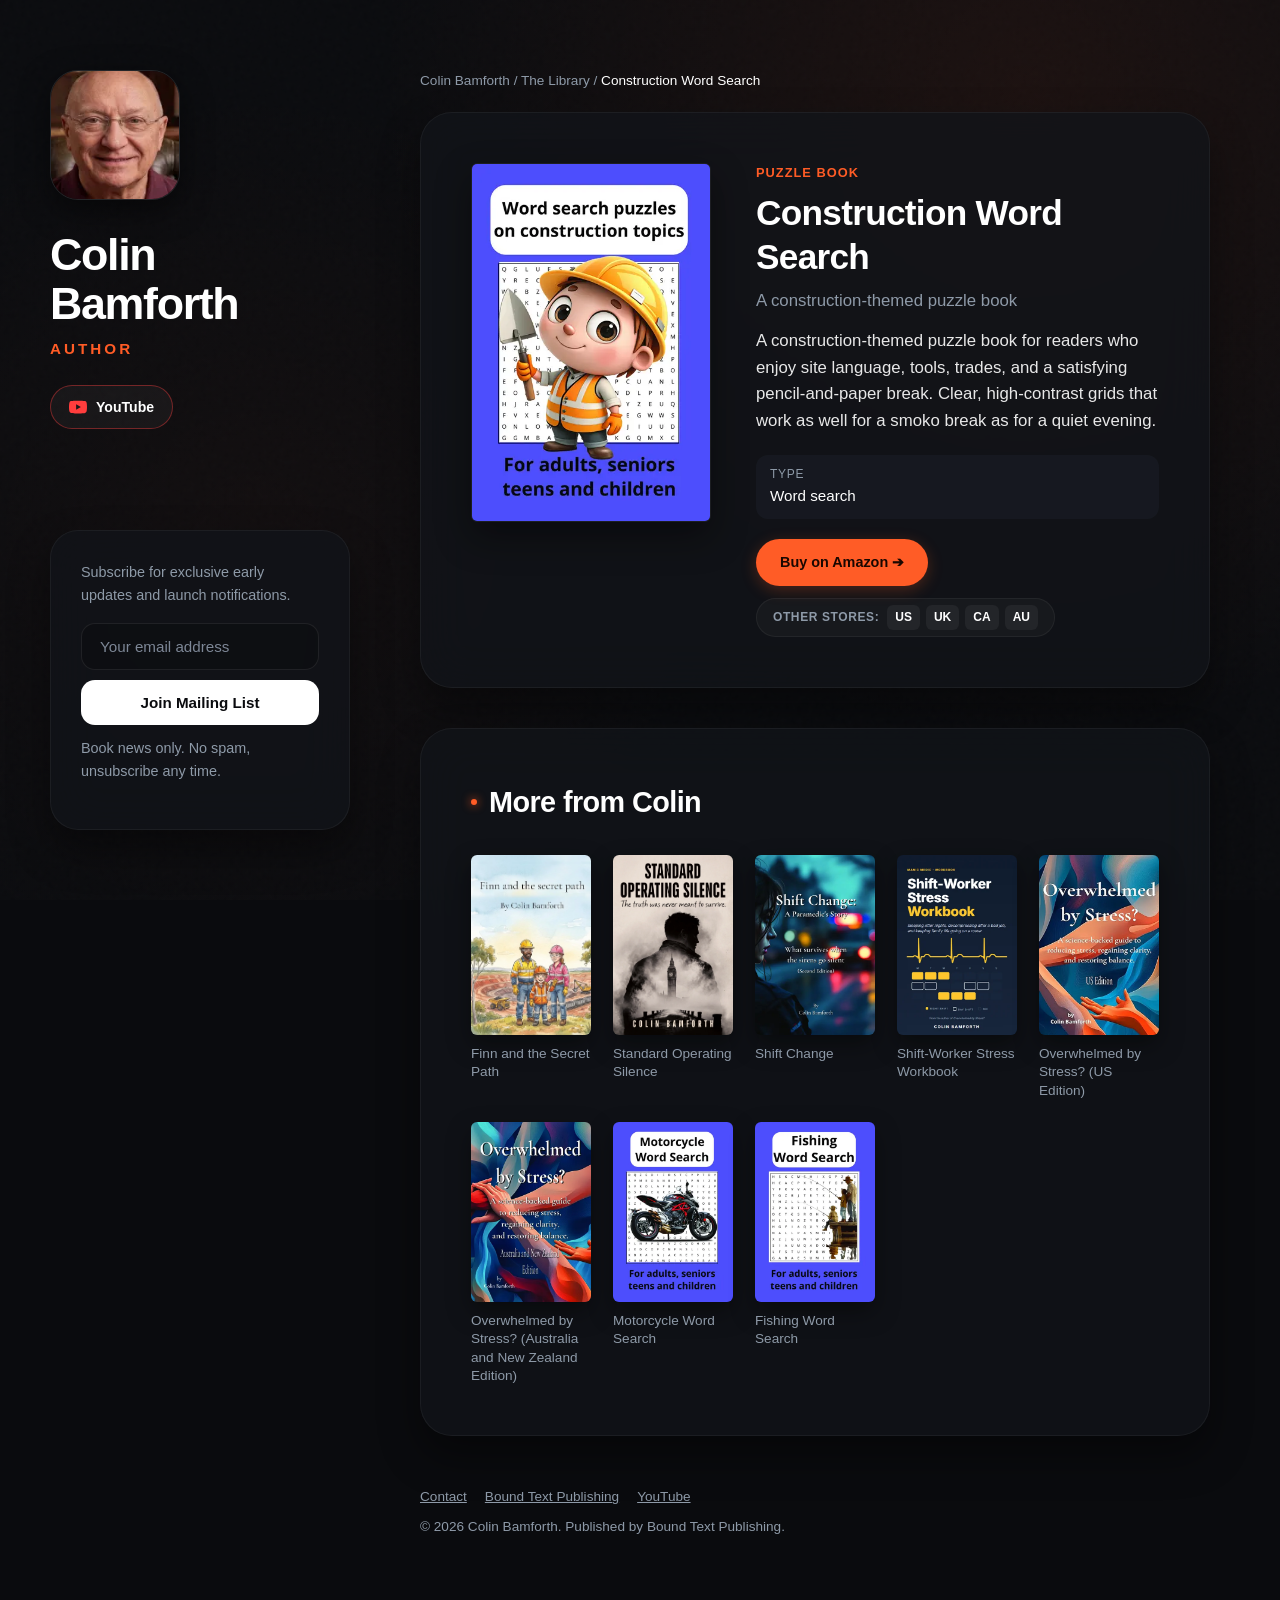
<file: construction-word-search/index.html>
<!DOCTYPE html>
<html lang="en">
<head>
    <meta charset="UTF-8">
    <meta name="viewport" content="width=device-width, initial-scale=1.0">

    <title>Construction Word Search — Puzzle Book by Colin Bamforth</title>
    <meta name="description" content="A construction-themed puzzle book for readers who enjoy site language, tools, trades, and a satisfying pencil-and-paper break. Clear, high-contrast grids…">
    <link rel="canonical" href="https://colinbamforth.com/construction-word-search/">

    <!-- Open Graph / social sharing -->
    <meta property="og:type" content="book">
    <meta property="og:site_name" content="Colin Bamforth">
    <meta property="og:title" content="Construction Word Search by Colin Bamforth">
    <meta property="og:description" content="A construction-themed puzzle book for readers who enjoy site language, tools, trades, and a satisfying pencil-and-paper break. Clear, high-contrast grids…">
    <meta property="og:url" content="https://colinbamforth.com/construction-word-search/">
    <meta property="og:image" content="https://colinbamforth.com/construction-word-search.webp">
    <meta property="og:image:alt" content="Cover of Construction Word Search by Colin Bamforth">
    <meta property="book:author" content="https://colinbamforth.com/">
    <meta name="twitter:card" content="summary_large_image">
    <meta name="twitter:title" content="Construction Word Search by Colin Bamforth">
    <meta name="twitter:description" content="A construction-themed puzzle book for readers who enjoy site language, tools, trades, and a satisfying pencil-and-paper break. Clear, high-contrast grids…">
    <meta name="twitter:image" content="https://colinbamforth.com/construction-word-search.webp">
    <meta name="theme-color" content="#0a0b0e">

    <link rel="stylesheet" href="/style.css">
    <link rel="preconnect" href="https://ipapi.co" crossorigin>
    <link rel="icon" type="image/svg+xml" href="data:image/svg+xml,<svg xmlns='http://www.w3.org/2000/svg' viewBox='0 0 100 100'><rect width='100' height='100' rx='30' fill='%230a0b0e'/><text x='50%' y='68%' font-family='-apple-system, BlinkMacSystemFont, sans-serif' font-weight='900' font-size='48' fill='%23ffffff' text-anchor='middle'>C<tspan fill='%23ff5c26'>B</tspan></text></svg>">
</head>
<body>
    <a class="skip-link" href="#main">Skip to content</a>

    <div class="wrapper">

        <aside class="left-panel">
            <div class="profile-section">
                <a class="profile-frame" href="/" aria-label="Colin Bamforth home"><img src="/Colin.webp" alt="Portrait of author Colin Bamforth"
                         width="130" height="130" fetchpriority="high" decoding="async"></a>
                <p class="site-name"><a href="/">Colin Bamforth</a></p>
                <p class="tagline">Author</p>
                <nav class="social-links" aria-label="Colin Bamforth elsewhere">
                    <a class="social-btn youtube"
                       href="https://www.youtube.com/@Colin-Bamforth"
                       target="_blank" rel="noopener noreferrer me">
                        <svg width="18" height="18" viewBox="0 0 24 24" aria-hidden="true" focusable="false">
                            <path d="M23.5 6.2a3 3 0 0 0-2.1-2.1C19.5 3.5 12 3.5 12 3.5s-7.5 0-9.4.6A3 3 0 0 0 .5 6.2C0 8.1 0 12 0 12s0 3.9.5 5.8a3 3 0 0 0 2.1 2.1c1.9.6 9.4.6 9.4.6s7.5 0 9.4-.6a3 3 0 0 0 2.1-2.1c.5-1.9.5-5.8.5-5.8s0-3.9-.5-5.8zM9.5 15.6V8.4l6.3 3.6-6.3 3.6z"/>
                        </svg>
                        <span>YouTube</span>
                    </a>
                </nav>
            </div>

            <div class="newsletter-box">
                <p>Subscribe for exclusive early updates and launch notifications.</p>
                <form id="newsletter-form" novalidate>
                    <div class="form-group">
                        <label class="visually-hidden" for="newsletter-email">Your email address</label>
                        <input type="email" id="newsletter-email" name="email"
                               placeholder="Your email address"
                               autocomplete="email" required>
                        <button type="submit" class="submit-btn">Join Mailing List</button>
                    </div>
                    <p class="form-status" id="newsletter-status" role="status" aria-live="polite"></p>
                </form>
                <p class="privacy-note">Book news only. No spam, unsubscribe any time.</p>
            </div>
        </aside>

        <main class="right-stream" id="main">

            <nav class="crumbs" aria-label="Breadcrumb">
                <a href="/">Colin Bamforth</a> <span aria-hidden="true">/</span> <a href="/#library-heading">The Library</a> <span aria-hidden="true">/</span> <span aria-current="page">Construction Word Search</span>
            </nav>

            <article class="content-card book-feature">
                <div class="book-cover-wrap">
                    <img src="/construction-word-search.webp" alt="Cover of Construction Word Search by Colin Bamforth" width="534" height="800" fetchpriority="high" decoding="async">
                </div>
                <div class="book-details">
                    <div>
                        <p class="book-genre">Puzzle Book</p>
                        <h1 class="book-title">Construction Word Search</h1>
                        <p class="book-subtitle">A construction-themed puzzle book</p>
                        <p class="book-desc">A construction-themed puzzle book for readers who enjoy site language, tools, trades, and a satisfying pencil-and-paper break. Clear, high-contrast grids that work as well for a smoko break as for a quiet evening.</p>
                        <dl class="book-facts">
                            <div><dt>Type</dt><dd>Word search</dd></div>
                        </dl>
                        
                    </div>
                    <div class="purchase-actions">
                        <a class="amazon-link amazon-btn" data-asin="B0F5QVCCJ7" href="https://www.amazon.com/dp/B0F5QVCCJ7" rel="noopener noreferrer nofollow" target="_blank">Buy on Amazon ➔</a>
<div class="alt-markets-inline">
<span class="alt-market-title">Other stores:</span>
<div class="alt-market-links">
<a aria-label="Buy Construction Word Search on Amazon US" href="https://www.amazon.com/dp/B0F5QVCCJ7" rel="noopener noreferrer nofollow" target="_blank">US</a>
<a aria-label="Buy Construction Word Search on Amazon UK" href="https://www.amazon.co.uk/dp/B0F5QVCCJ7" rel="noopener noreferrer nofollow" target="_blank">UK</a>
<a aria-label="Buy Construction Word Search on Amazon Canada" href="https://www.amazon.ca/dp/B0F5QVCCJ7" rel="noopener noreferrer nofollow" target="_blank">CA</a>
<a aria-label="Buy Construction Word Search on Amazon Australia" href="https://www.amazon.com.au/dp/B0F5QVCCJ7" rel="noopener noreferrer nofollow" target="_blank">AU</a>
</div>
</div>
                    </div>
                </div>
            </article>

            <section class="content-card" aria-labelledby="more-heading">
                <h2 id="more-heading">More from Colin</h2>
                <div class="more-grid">
                    <a class="more-tile" href="/finn-and-the-secret-path/">
                        <img src="/finn-and-the-secret-path.webp" alt="" width="534" height="800" loading="lazy" decoding="async">
                        <span>Finn and the Secret Path</span>
                    </a>
                    <a class="more-tile" href="/standard-operating-silence/">
                        <img src="/SOS.webp" alt="" width="534" height="800" loading="lazy" decoding="async">
                        <span>Standard Operating Silence</span>
                    </a>
                    <a class="more-tile" href="/shift-change/">
                        <img src="/shift-change.webp" alt="" width="534" height="800" loading="lazy" decoding="async">
                        <span>Shift Change</span>
                    </a>
                    <a class="more-tile" href="/shift-worker-stress-workbook/">
                        <img src="/shift-worker-stress-workbook.webp" alt="" width="534" height="800" loading="lazy" decoding="async">
                        <span>Shift-Worker Stress Workbook</span>
                    </a>
                    <a class="more-tile" href="/overwhelmed-by-stress-us/">
                        <img src="/overwhelmed-by-stress-us.webp" alt="" width="534" height="800" loading="lazy" decoding="async">
                        <span>Overwhelmed by Stress? (US Edition)</span>
                    </a>
                    <a class="more-tile" href="/overwhelmed-by-stress-au-nz/">
                        <img src="/overwhelmed-by-stress-au-nz.webp" alt="" width="534" height="800" loading="lazy" decoding="async">
                        <span>Overwhelmed by Stress? (Australia and New Zealand Edition)</span>
                    </a>
                    <a class="more-tile" href="/motorcycle-word-search/">
                        <img src="/motorcycle-word-search.webp" alt="" width="534" height="800" loading="lazy" decoding="async">
                        <span>Motorcycle Word Search</span>
                    </a>
                    <a class="more-tile" href="/fishing-word-search/">
                        <img src="/fishing-word-search.webp" alt="" width="534" height="800" loading="lazy" decoding="async">
                        <span>Fishing Word Search</span>
                    </a>
                </div>
            </section>

            <footer>
                <nav class="footer-links" aria-label="Footer">
                    <a href="mailto:contact@boundtext.com">Contact</a>
                    <a href="https://boundtext.com" target="_blank" rel="noopener noreferrer">Bound Text Publishing</a>
                    <a href="https://www.youtube.com/@Colin-Bamforth" target="_blank" rel="noopener noreferrer">YouTube</a>
                </nav>
                <p>&copy; 2026 Colin Bamforth. Published by Bound Text Publishing.</p>
            </footer>
        </main>
    </div>

    <script type="application/ld+json">
    {
      "@context": "https://schema.org",
      "@type": "Book",
      "name": "Construction Word Search",
      "url": "https://colinbamforth.com/construction-word-search/",
      "image": "https://colinbamforth.com/construction-word-search.webp",
      "description": "A construction-themed puzzle book for readers who enjoy site language, tools, trades, and a satisfying pencil-and-paper break. Clear, high-contrast grids that work as well for a smoko break as for a quiet evening.",
      "inLanguage": "en",
      "genre": "Puzzle Book",
      "author": {
        "@type": "Person",
        "name": "Colin Bamforth",
        "url": "https://colinbamforth.com/"
      }
    }
    </script>
    <script type="application/ld+json">
    {
      "@context": "https://schema.org",
      "@type": "BreadcrumbList",
      "itemListElement": [
        {
          "@type": "ListItem",
          "position": 1,
          "name": "Colin Bamforth",
          "item": "https://colinbamforth.com/"
        },
        {
          "@type": "ListItem",
          "position": 2,
          "name": "Construction Word Search",
          "item": "https://colinbamforth.com/construction-word-search/"
        }
      ]
    }
    </script>

    <script>
        /* --- Amazon regional storefront routing ---------------------------
           Rewrites the main "Buy on Amazon" button to the visitor's local
           store. Result is cached for the session so repeat visits don't
           hit the geolocation API again. Fails silently to amazon.com. */
        (function () {
            var regionMap = {
                'US': 'com', 'GB': 'co.uk', 'UK': 'co.uk', 'CA': 'ca',
                'AU': 'com.au', 'NZ': 'com.au', 'DE': 'de', 'FR': 'fr',
                'JP': 'co.jp', 'IN': 'in', 'BR': 'com.br', 'MX': 'com.mx',
                'IT': 'it', 'ES': 'es', 'NL': 'nl', 'SE': 'se', 'PL': 'pl',
                'IE': 'co.uk', 'SG': 'sg', 'AE': 'ae'
            };

            function applyStore(ext) {
                document.querySelectorAll('.amazon-link').forEach(function (link) {
                    var asin = link.getAttribute('data-asin');
                    if (asin) link.href = 'https://www.amazon.' + ext + '/dp/' + asin;
                });
            }

            async function detectStore() {
                var cached = null;
                try { cached = sessionStorage.getItem('cb_amazon_ext'); } catch (e) {}
                if (cached) { applyStore(cached); return; }

                var ext = 'com';
                try {
                    var controller = new AbortController();
                    var timer = setTimeout(function () { controller.abort(); }, 2500);
                    var res = await fetch('https://ipapi.co/json/', { signal: controller.signal });
                    clearTimeout(timer);
                    if (res.ok) {
                        var data = await res.json();
                        if (data && regionMap[data.country_code]) ext = regionMap[data.country_code];
                    }
                } catch (e) {
                    /* offline, blocked, or rate-limited — fall back to .com */
                }
                try { sessionStorage.setItem('cb_amazon_ext', ext); } catch (e) {}
                applyStore(ext);
            }

            if (document.readyState === 'loading') {
                document.addEventListener('DOMContentLoaded', detectStore);
            } else {
                detectStore();
            }
        })();
    </script>
    <script src="/script.js" defer></script>
</body>
</html>
</file>
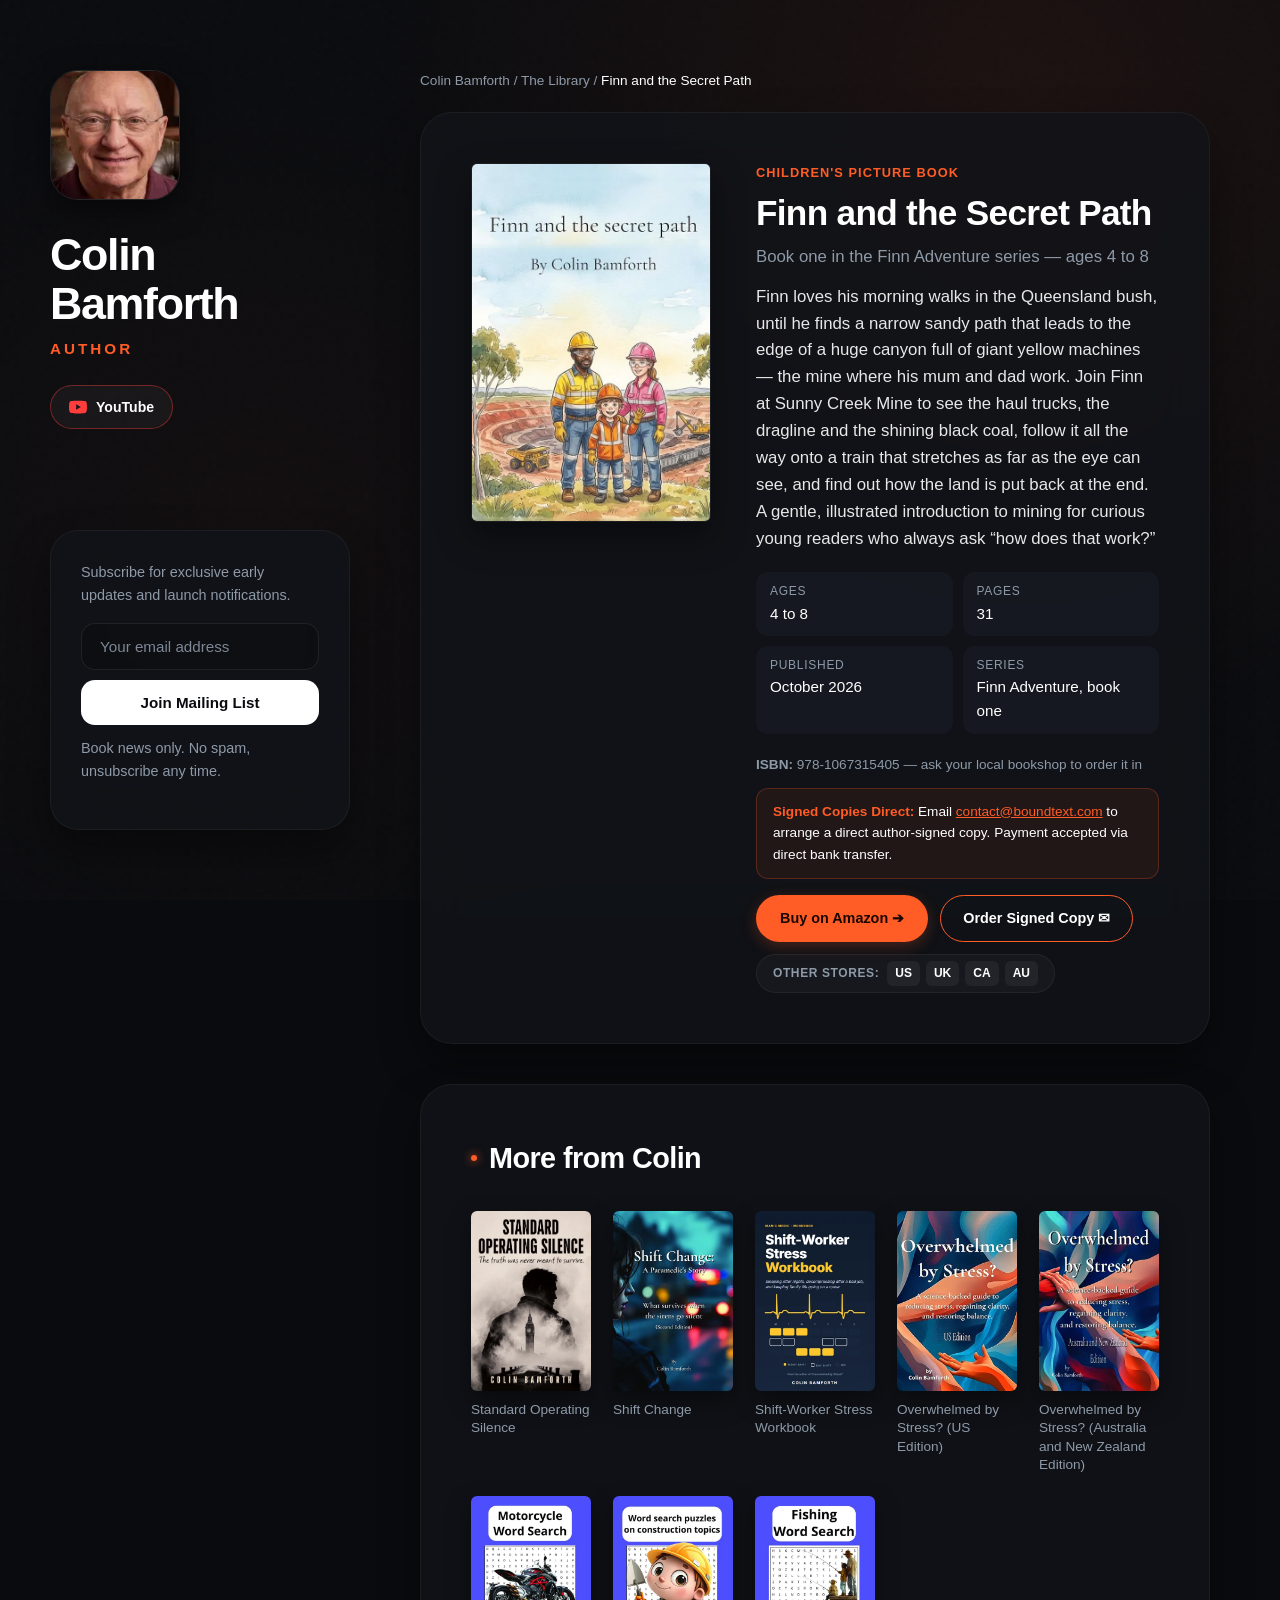
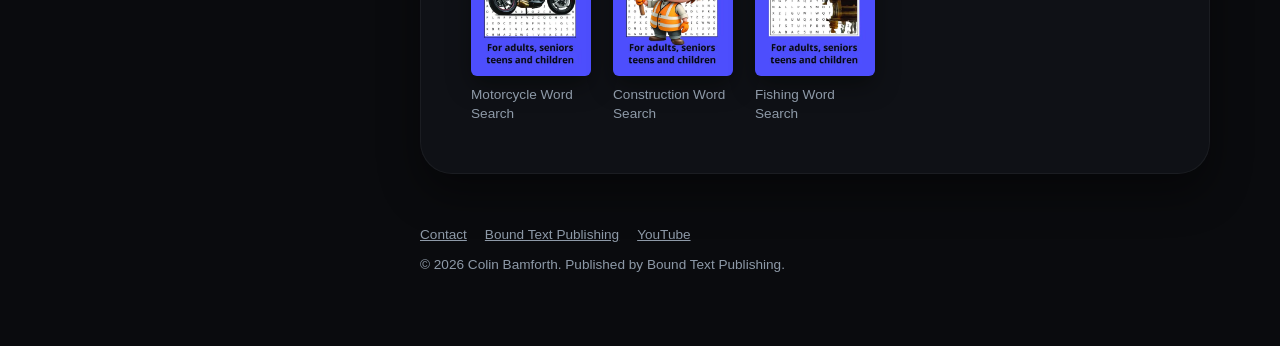
<file: finn-and-the-secret-path/index.html>
<!DOCTYPE html>
<html lang="en">
<head>
    <meta charset="UTF-8">
    <meta name="viewport" content="width=device-width, initial-scale=1.0">

    <title>Finn and the Secret Path — Children&#x27;s Picture Book by Colin Bamforth</title>
    <meta name="description" content="Finn loves his morning walks in the Queensland bush, until he finds a narrow sandy path that leads to the edge of a huge canyon full of giant yellow…">
    <link rel="canonical" href="https://colinbamforth.com/finn-and-the-secret-path/">

    <!-- Open Graph / social sharing -->
    <meta property="og:type" content="book">
    <meta property="og:site_name" content="Colin Bamforth">
    <meta property="og:title" content="Finn and the Secret Path by Colin Bamforth">
    <meta property="og:description" content="Finn loves his morning walks in the Queensland bush, until he finds a narrow sandy path that leads to the edge of a huge canyon full of giant yellow…">
    <meta property="og:url" content="https://colinbamforth.com/finn-and-the-secret-path/">
    <meta property="og:image" content="https://colinbamforth.com/finn-and-the-secret-path.webp">
    <meta property="og:image:alt" content="Cover of Finn and the Secret Path by Colin Bamforth">
    <meta property="book:author" content="https://colinbamforth.com/">
    <meta property="book:isbn" content="9781067315405">
    <meta name="twitter:card" content="summary_large_image">
    <meta name="twitter:title" content="Finn and the Secret Path by Colin Bamforth">
    <meta name="twitter:description" content="Finn loves his morning walks in the Queensland bush, until he finds a narrow sandy path that leads to the edge of a huge canyon full of giant yellow…">
    <meta name="twitter:image" content="https://colinbamforth.com/finn-and-the-secret-path.webp">
    <meta name="theme-color" content="#0a0b0e">

    <link rel="stylesheet" href="/style.css">
    <link rel="preconnect" href="https://ipapi.co" crossorigin>
    <link rel="icon" type="image/svg+xml" href="data:image/svg+xml,<svg xmlns='http://www.w3.org/2000/svg' viewBox='0 0 100 100'><rect width='100' height='100' rx='30' fill='%230a0b0e'/><text x='50%' y='68%' font-family='-apple-system, BlinkMacSystemFont, sans-serif' font-weight='900' font-size='48' fill='%23ffffff' text-anchor='middle'>C<tspan fill='%23ff5c26'>B</tspan></text></svg>">
</head>
<body>
    <a class="skip-link" href="#main">Skip to content</a>

    <div class="wrapper">

        <aside class="left-panel">
            <div class="profile-section">
                <a class="profile-frame" href="/" aria-label="Colin Bamforth home"><img src="/Colin.webp" alt="Portrait of author Colin Bamforth"
                         width="130" height="130" fetchpriority="high" decoding="async"></a>
                <p class="site-name"><a href="/">Colin Bamforth</a></p>
                <p class="tagline">Author</p>
                <nav class="social-links" aria-label="Colin Bamforth elsewhere">
                    <a class="social-btn youtube"
                       href="https://www.youtube.com/@Colin-Bamforth"
                       target="_blank" rel="noopener noreferrer me">
                        <svg width="18" height="18" viewBox="0 0 24 24" aria-hidden="true" focusable="false">
                            <path d="M23.5 6.2a3 3 0 0 0-2.1-2.1C19.5 3.5 12 3.5 12 3.5s-7.5 0-9.4.6A3 3 0 0 0 .5 6.2C0 8.1 0 12 0 12s0 3.9.5 5.8a3 3 0 0 0 2.1 2.1c1.9.6 9.4.6 9.4.6s7.5 0 9.4-.6a3 3 0 0 0 2.1-2.1c.5-1.9.5-5.8.5-5.8s0-3.9-.5-5.8zM9.5 15.6V8.4l6.3 3.6-6.3 3.6z"/>
                        </svg>
                        <span>YouTube</span>
                    </a>
                </nav>
            </div>

            <div class="newsletter-box">
                <p>Subscribe for exclusive early updates and launch notifications.</p>
                <form id="newsletter-form" novalidate>
                    <div class="form-group">
                        <label class="visually-hidden" for="newsletter-email">Your email address</label>
                        <input type="email" id="newsletter-email" name="email"
                               placeholder="Your email address"
                               autocomplete="email" required>
                        <button type="submit" class="submit-btn">Join Mailing List</button>
                    </div>
                    <p class="form-status" id="newsletter-status" role="status" aria-live="polite"></p>
                </form>
                <p class="privacy-note">Book news only. No spam, unsubscribe any time.</p>
            </div>
        </aside>

        <main class="right-stream" id="main">

            <nav class="crumbs" aria-label="Breadcrumb">
                <a href="/">Colin Bamforth</a> <span aria-hidden="true">/</span> <a href="/#library-heading">The Library</a> <span aria-hidden="true">/</span> <span aria-current="page">Finn and the Secret Path</span>
            </nav>

            <article class="content-card book-feature">
                <div class="book-cover-wrap">
                    <img src="/finn-and-the-secret-path.webp" alt="Cover of Finn and the Secret Path by Colin Bamforth" width="534" height="800" fetchpriority="high" decoding="async">
                </div>
                <div class="book-details">
                    <div>
                        <p class="book-genre">Children&#x27;s Picture Book</p>
                        <h1 class="book-title">Finn and the Secret Path</h1>
                        <p class="book-subtitle">Book one in the Finn Adventure series — ages 4 to 8</p>
                        <p class="book-desc">Finn loves his morning walks in the Queensland bush, until he finds a narrow sandy path that leads to the edge of a huge canyon full of giant yellow machines — the mine where his mum and dad work. Join Finn at Sunny Creek Mine to see the haul trucks, the dragline and the shining black coal, follow it all the way onto a train that stretches as far as the eye can see, and find out how the land is put back at the end. A gentle, illustrated introduction to mining for curious young readers who always ask “how does that work?”</p>
                        <dl class="book-facts">
                            <div><dt>Ages</dt><dd>4 to 8</dd></div>
                            <div><dt>Pages</dt><dd>31</dd></div>
                            <div><dt>Published</dt><dd>October 2026</dd></div>
                            <div><dt>Series</dt><dd>Finn Adventure, book one</dd></div>
                        </dl>
                        <p class="isbn-note"><strong>ISBN:</strong> 978-1067315405 — ask your local bookshop to order it in</p>
                        <div class="direct-signed-box">
<strong>Signed Copies Direct:</strong> Email <a href="mailto:contact@boundtext.com?subject=Signed%20Copy%20Request%20-%20Finn%20and%20the%20Secret%20Path">contact@boundtext.com</a> to arrange a direct author-signed copy. Payment accepted via direct bank transfer.
                                </div>
                    </div>
                    <div class="purchase-actions">
                        <a class="amazon-link amazon-btn" data-asin="1067315403" href="https://www.amazon.com.au/dp/1067315403" rel="noopener noreferrer nofollow" target="_blank">Buy on Amazon ➔</a>
<a class="signed-btn" href="mailto:contact@boundtext.com?subject=Signed%20Copy%20Request%20-%20Finn%20and%20the%20Secret%20Path&amp;body=Hi%20Colin,%0A%0AI%20would%20like%20to%20order%20a%20signed%20copy%20of%20Finn%20and%20the%20Secret%20Path.%20Please%20send%20payment%20details%20for%20direct%20bank%20transfer.%0A%0AThank%20you!">Order Signed Copy ✉</a>
<div class="alt-markets-inline">
<span class="alt-market-title">Other stores:</span>
<div class="alt-market-links">
<a aria-label="Buy Finn and the Secret Path on Amazon US" href="https://www.amazon.com/dp/1067315403" rel="noopener noreferrer nofollow" target="_blank">US</a>
<a aria-label="Buy Finn and the Secret Path on Amazon UK" href="https://www.amazon.co.uk/dp/1067315403" rel="noopener noreferrer nofollow" target="_blank">UK</a>
<a aria-label="Buy Finn and the Secret Path on Amazon Canada" href="https://www.amazon.ca/dp/1067315403" rel="noopener noreferrer nofollow" target="_blank">CA</a>
<a aria-label="Buy Finn and the Secret Path on Amazon Australia" href="https://www.amazon.com.au/dp/1067315403" rel="noopener noreferrer nofollow" target="_blank">AU</a>
</div>
</div>
                    </div>
                </div>
            </article>

            <section class="content-card" aria-labelledby="more-heading">
                <h2 id="more-heading">More from Colin</h2>
                <div class="more-grid">
                    <a class="more-tile" href="/standard-operating-silence/">
                        <img src="/SOS.webp" alt="" width="534" height="800" loading="lazy" decoding="async">
                        <span>Standard Operating Silence</span>
                    </a>
                    <a class="more-tile" href="/shift-change/">
                        <img src="/shift-change.webp" alt="" width="534" height="800" loading="lazy" decoding="async">
                        <span>Shift Change</span>
                    </a>
                    <a class="more-tile" href="/shift-worker-stress-workbook/">
                        <img src="/shift-worker-stress-workbook.webp" alt="" width="534" height="800" loading="lazy" decoding="async">
                        <span>Shift-Worker Stress Workbook</span>
                    </a>
                    <a class="more-tile" href="/overwhelmed-by-stress-us/">
                        <img src="/overwhelmed-by-stress-us.webp" alt="" width="534" height="800" loading="lazy" decoding="async">
                        <span>Overwhelmed by Stress? (US Edition)</span>
                    </a>
                    <a class="more-tile" href="/overwhelmed-by-stress-au-nz/">
                        <img src="/overwhelmed-by-stress-au-nz.webp" alt="" width="534" height="800" loading="lazy" decoding="async">
                        <span>Overwhelmed by Stress? (Australia and New Zealand Edition)</span>
                    </a>
                    <a class="more-tile" href="/motorcycle-word-search/">
                        <img src="/motorcycle-word-search.webp" alt="" width="534" height="800" loading="lazy" decoding="async">
                        <span>Motorcycle Word Search</span>
                    </a>
                    <a class="more-tile" href="/construction-word-search/">
                        <img src="/construction-word-search.webp" alt="" width="534" height="800" loading="lazy" decoding="async">
                        <span>Construction Word Search</span>
                    </a>
                    <a class="more-tile" href="/fishing-word-search/">
                        <img src="/fishing-word-search.webp" alt="" width="534" height="800" loading="lazy" decoding="async">
                        <span>Fishing Word Search</span>
                    </a>
                </div>
            </section>

            <footer>
                <nav class="footer-links" aria-label="Footer">
                    <a href="mailto:contact@boundtext.com">Contact</a>
                    <a href="https://boundtext.com" target="_blank" rel="noopener noreferrer">Bound Text Publishing</a>
                    <a href="https://www.youtube.com/@Colin-Bamforth" target="_blank" rel="noopener noreferrer">YouTube</a>
                </nav>
                <p>&copy; 2026 Colin Bamforth. Published by Bound Text Publishing.</p>
            </footer>
        </main>
    </div>

    <script type="application/ld+json">
    {
      "@context": "https://schema.org",
      "@type": "Book",
      "name": "Finn and the Secret Path",
      "url": "https://colinbamforth.com/finn-and-the-secret-path/",
      "image": "https://colinbamforth.com/finn-and-the-secret-path.webp",
      "description": "Finn loves his morning walks in the Queensland bush, until he finds a narrow sandy path that leads to the edge of a huge canyon full of giant yellow machines — the mine where his mum and dad work. Join Finn at Sunny Creek Mine to see the haul trucks, the dragline and the shining black coal, follow it all the way onto a train that stretches as far as the eye can see, and find out how the land is put back at the end. A gentle, illustrated introduction to mining for curious young readers who always ask “how does that work?”",
      "inLanguage": "en",
      "genre": "Children's Picture Book",
      "author": {
        "@type": "Person",
        "name": "Colin Bamforth",
        "url": "https://colinbamforth.com/"
      },
      "isbn": "9781067315405",
      "bookFormat": "https://schema.org/Paperback",
      "publisher": {
        "@type": "Organization",
        "name": "Bound Text Publishing",
        "url": "https://boundtext.com"
      },
      "numberOfPages": 31,
      "datePublished": "2026-10-06",
      "audience": {
        "@type": "PeopleAudience",
        "suggestedMinAge": 4,
        "suggestedMaxAge": 8
      }
    }
    </script>
    <script type="application/ld+json">
    {
      "@context": "https://schema.org",
      "@type": "BreadcrumbList",
      "itemListElement": [
        {
          "@type": "ListItem",
          "position": 1,
          "name": "Colin Bamforth",
          "item": "https://colinbamforth.com/"
        },
        {
          "@type": "ListItem",
          "position": 2,
          "name": "Finn and the Secret Path",
          "item": "https://colinbamforth.com/finn-and-the-secret-path/"
        }
      ]
    }
    </script>

    <script>
        /* --- Amazon regional storefront routing ---------------------------
           Rewrites the main "Buy on Amazon" button to the visitor's local
           store. Result is cached for the session so repeat visits don't
           hit the geolocation API again. Fails silently to amazon.com. */
        (function () {
            var regionMap = {
                'US': 'com', 'GB': 'co.uk', 'UK': 'co.uk', 'CA': 'ca',
                'AU': 'com.au', 'NZ': 'com.au', 'DE': 'de', 'FR': 'fr',
                'JP': 'co.jp', 'IN': 'in', 'BR': 'com.br', 'MX': 'com.mx',
                'IT': 'it', 'ES': 'es', 'NL': 'nl', 'SE': 'se', 'PL': 'pl',
                'IE': 'co.uk', 'SG': 'sg', 'AE': 'ae'
            };

            function applyStore(ext) {
                document.querySelectorAll('.amazon-link').forEach(function (link) {
                    var asin = link.getAttribute('data-asin');
                    if (asin) link.href = 'https://www.amazon.' + ext + '/dp/' + asin;
                });
            }

            async function detectStore() {
                var cached = null;
                try { cached = sessionStorage.getItem('cb_amazon_ext'); } catch (e) {}
                if (cached) { applyStore(cached); return; }

                var ext = 'com';
                try {
                    var controller = new AbortController();
                    var timer = setTimeout(function () { controller.abort(); }, 2500);
                    var res = await fetch('https://ipapi.co/json/', { signal: controller.signal });
                    clearTimeout(timer);
                    if (res.ok) {
                        var data = await res.json();
                        if (data && regionMap[data.country_code]) ext = regionMap[data.country_code];
                    }
                } catch (e) {
                    /* offline, blocked, or rate-limited — fall back to .com */
                }
                try { sessionStorage.setItem('cb_amazon_ext', ext); } catch (e) {}
                applyStore(ext);
            }

            if (document.readyState === 'loading') {
                document.addEventListener('DOMContentLoaded', detectStore);
            } else {
                detectStore();
            }
        })();
    </script>
    <script src="/script.js" defer></script>
</body>
</html>
</file>
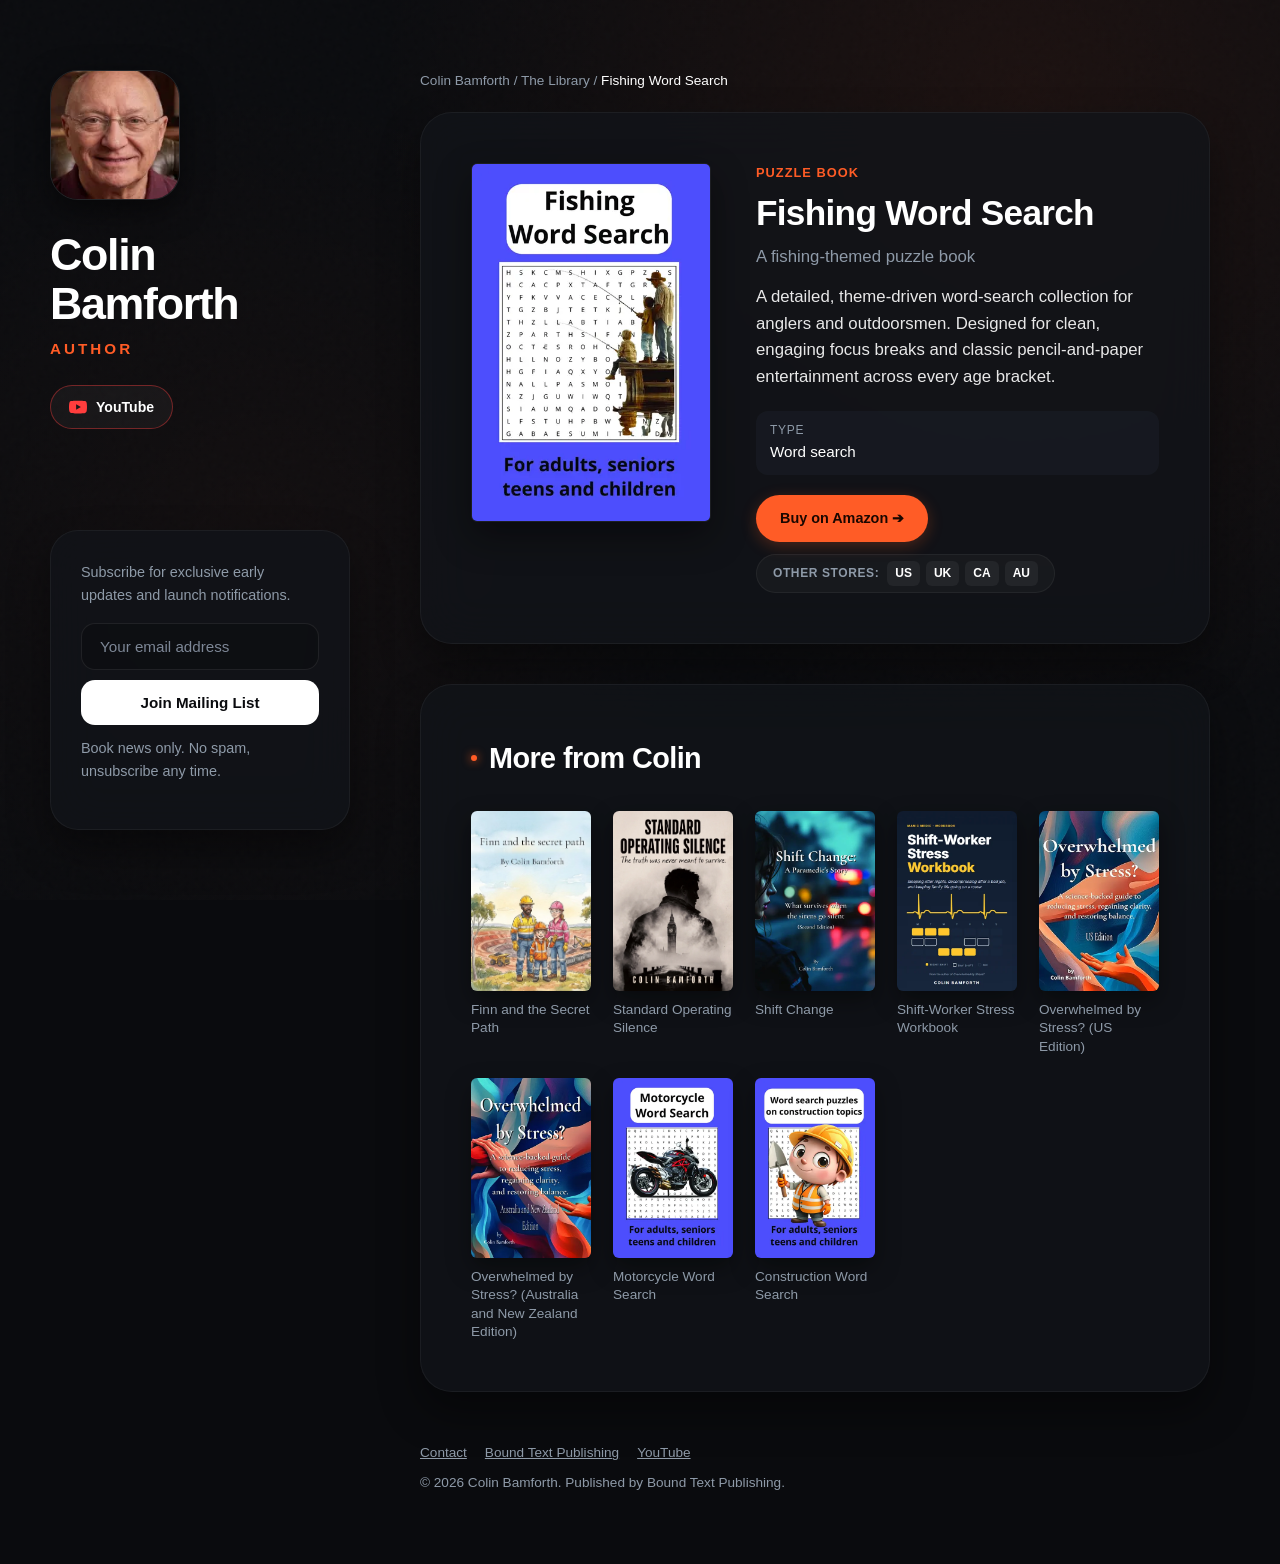
<file: fishing-word-search/index.html>
<!DOCTYPE html>
<html lang="en">
<head>
    <meta charset="UTF-8">
    <meta name="viewport" content="width=device-width, initial-scale=1.0">

    <title>Fishing Word Search — Puzzle Book by Colin Bamforth</title>
    <meta name="description" content="A detailed, theme-driven word-search collection for anglers and outdoorsmen. Designed for clean, engaging focus breaks and classic pencil-and-paper…">
    <link rel="canonical" href="https://colinbamforth.com/fishing-word-search/">

    <!-- Open Graph / social sharing -->
    <meta property="og:type" content="book">
    <meta property="og:site_name" content="Colin Bamforth">
    <meta property="og:title" content="Fishing Word Search by Colin Bamforth">
    <meta property="og:description" content="A detailed, theme-driven word-search collection for anglers and outdoorsmen. Designed for clean, engaging focus breaks and classic pencil-and-paper…">
    <meta property="og:url" content="https://colinbamforth.com/fishing-word-search/">
    <meta property="og:image" content="https://colinbamforth.com/fishing-word-search.webp">
    <meta property="og:image:alt" content="Cover of Fishing Word Search by Colin Bamforth">
    <meta property="book:author" content="https://colinbamforth.com/">
    <meta name="twitter:card" content="summary_large_image">
    <meta name="twitter:title" content="Fishing Word Search by Colin Bamforth">
    <meta name="twitter:description" content="A detailed, theme-driven word-search collection for anglers and outdoorsmen. Designed for clean, engaging focus breaks and classic pencil-and-paper…">
    <meta name="twitter:image" content="https://colinbamforth.com/fishing-word-search.webp">
    <meta name="theme-color" content="#0a0b0e">

    <link rel="stylesheet" href="/style.css">
    <link rel="preconnect" href="https://ipapi.co" crossorigin>
    <link rel="icon" type="image/svg+xml" href="data:image/svg+xml,<svg xmlns='http://www.w3.org/2000/svg' viewBox='0 0 100 100'><rect width='100' height='100' rx='30' fill='%230a0b0e'/><text x='50%' y='68%' font-family='-apple-system, BlinkMacSystemFont, sans-serif' font-weight='900' font-size='48' fill='%23ffffff' text-anchor='middle'>C<tspan fill='%23ff5c26'>B</tspan></text></svg>">
</head>
<body>
    <a class="skip-link" href="#main">Skip to content</a>

    <div class="wrapper">

        <aside class="left-panel">
            <div class="profile-section">
                <a class="profile-frame" href="/" aria-label="Colin Bamforth home"><img src="/Colin.webp" alt="Portrait of author Colin Bamforth"
                         width="130" height="130" fetchpriority="high" decoding="async"></a>
                <p class="site-name"><a href="/">Colin Bamforth</a></p>
                <p class="tagline">Author</p>
                <nav class="social-links" aria-label="Colin Bamforth elsewhere">
                    <a class="social-btn youtube"
                       href="https://www.youtube.com/@Colin-Bamforth"
                       target="_blank" rel="noopener noreferrer me">
                        <svg width="18" height="18" viewBox="0 0 24 24" aria-hidden="true" focusable="false">
                            <path d="M23.5 6.2a3 3 0 0 0-2.1-2.1C19.5 3.5 12 3.5 12 3.5s-7.5 0-9.4.6A3 3 0 0 0 .5 6.2C0 8.1 0 12 0 12s0 3.9.5 5.8a3 3 0 0 0 2.1 2.1c1.9.6 9.4.6 9.4.6s7.5 0 9.4-.6a3 3 0 0 0 2.1-2.1c.5-1.9.5-5.8.5-5.8s0-3.9-.5-5.8zM9.5 15.6V8.4l6.3 3.6-6.3 3.6z"/>
                        </svg>
                        <span>YouTube</span>
                    </a>
                </nav>
            </div>

            <div class="newsletter-box">
                <p>Subscribe for exclusive early updates and launch notifications.</p>
                <form id="newsletter-form" novalidate>
                    <div class="form-group">
                        <label class="visually-hidden" for="newsletter-email">Your email address</label>
                        <input type="email" id="newsletter-email" name="email"
                               placeholder="Your email address"
                               autocomplete="email" required>
                        <button type="submit" class="submit-btn">Join Mailing List</button>
                    </div>
                    <p class="form-status" id="newsletter-status" role="status" aria-live="polite"></p>
                </form>
                <p class="privacy-note">Book news only. No spam, unsubscribe any time.</p>
            </div>
        </aside>

        <main class="right-stream" id="main">

            <nav class="crumbs" aria-label="Breadcrumb">
                <a href="/">Colin Bamforth</a> <span aria-hidden="true">/</span> <a href="/#library-heading">The Library</a> <span aria-hidden="true">/</span> <span aria-current="page">Fishing Word Search</span>
            </nav>

            <article class="content-card book-feature">
                <div class="book-cover-wrap">
                    <img src="/fishing-word-search.webp" alt="Cover of Fishing Word Search by Colin Bamforth" width="534" height="800" fetchpriority="high" decoding="async">
                </div>
                <div class="book-details">
                    <div>
                        <p class="book-genre">Puzzle Book</p>
                        <h1 class="book-title">Fishing Word Search</h1>
                        <p class="book-subtitle">A fishing-themed puzzle book</p>
                        <p class="book-desc">A detailed, theme-driven word-search collection for anglers and outdoorsmen. Designed for clean, engaging focus breaks and classic pencil-and-paper entertainment across every age bracket.</p>
                        <dl class="book-facts">
                            <div><dt>Type</dt><dd>Word search</dd></div>
                        </dl>
                        
                    </div>
                    <div class="purchase-actions">
                        <a class="amazon-link amazon-btn" data-asin="B0F5HYQQKX" href="https://www.amazon.com/dp/B0F5HYQQKX" rel="noopener noreferrer nofollow" target="_blank">Buy on Amazon ➔</a>
<div class="alt-markets-inline">
<span class="alt-market-title">Other stores:</span>
<div class="alt-market-links">
<a aria-label="Buy Fishing Word Search on Amazon US" href="https://www.amazon.com/dp/B0F5HYQQKX" rel="noopener noreferrer nofollow" target="_blank">US</a>
<a aria-label="Buy Fishing Word Search on Amazon UK" href="https://www.amazon.co.uk/dp/B0F5HYQQKX" rel="noopener noreferrer nofollow" target="_blank">UK</a>
<a aria-label="Buy Fishing Word Search on Amazon Canada" href="https://www.amazon.ca/dp/B0F5HYQQKX" rel="noopener noreferrer nofollow" target="_blank">CA</a>
<a aria-label="Buy Fishing Word Search on Amazon Australia" href="https://www.amazon.com.au/dp/B0F5HYQQKX" rel="noopener noreferrer nofollow" target="_blank">AU</a>
</div>
</div>
                    </div>
                </div>
            </article>

            <section class="content-card" aria-labelledby="more-heading">
                <h2 id="more-heading">More from Colin</h2>
                <div class="more-grid">
                    <a class="more-tile" href="/finn-and-the-secret-path/">
                        <img src="/finn-and-the-secret-path.webp" alt="" width="534" height="800" loading="lazy" decoding="async">
                        <span>Finn and the Secret Path</span>
                    </a>
                    <a class="more-tile" href="/standard-operating-silence/">
                        <img src="/SOS.webp" alt="" width="534" height="800" loading="lazy" decoding="async">
                        <span>Standard Operating Silence</span>
                    </a>
                    <a class="more-tile" href="/shift-change/">
                        <img src="/shift-change.webp" alt="" width="534" height="800" loading="lazy" decoding="async">
                        <span>Shift Change</span>
                    </a>
                    <a class="more-tile" href="/shift-worker-stress-workbook/">
                        <img src="/shift-worker-stress-workbook.webp" alt="" width="534" height="800" loading="lazy" decoding="async">
                        <span>Shift-Worker Stress Workbook</span>
                    </a>
                    <a class="more-tile" href="/overwhelmed-by-stress-us/">
                        <img src="/overwhelmed-by-stress-us.webp" alt="" width="534" height="800" loading="lazy" decoding="async">
                        <span>Overwhelmed by Stress? (US Edition)</span>
                    </a>
                    <a class="more-tile" href="/overwhelmed-by-stress-au-nz/">
                        <img src="/overwhelmed-by-stress-au-nz.webp" alt="" width="534" height="800" loading="lazy" decoding="async">
                        <span>Overwhelmed by Stress? (Australia and New Zealand Edition)</span>
                    </a>
                    <a class="more-tile" href="/motorcycle-word-search/">
                        <img src="/motorcycle-word-search.webp" alt="" width="534" height="800" loading="lazy" decoding="async">
                        <span>Motorcycle Word Search</span>
                    </a>
                    <a class="more-tile" href="/construction-word-search/">
                        <img src="/construction-word-search.webp" alt="" width="534" height="800" loading="lazy" decoding="async">
                        <span>Construction Word Search</span>
                    </a>
                </div>
            </section>

            <footer>
                <nav class="footer-links" aria-label="Footer">
                    <a href="mailto:contact@boundtext.com">Contact</a>
                    <a href="https://boundtext.com" target="_blank" rel="noopener noreferrer">Bound Text Publishing</a>
                    <a href="https://www.youtube.com/@Colin-Bamforth" target="_blank" rel="noopener noreferrer">YouTube</a>
                </nav>
                <p>&copy; 2026 Colin Bamforth. Published by Bound Text Publishing.</p>
            </footer>
        </main>
    </div>

    <script type="application/ld+json">
    {
      "@context": "https://schema.org",
      "@type": "Book",
      "name": "Fishing Word Search",
      "url": "https://colinbamforth.com/fishing-word-search/",
      "image": "https://colinbamforth.com/fishing-word-search.webp",
      "description": "A detailed, theme-driven word-search collection for anglers and outdoorsmen. Designed for clean, engaging focus breaks and classic pencil-and-paper entertainment across every age bracket.",
      "inLanguage": "en",
      "genre": "Puzzle Book",
      "author": {
        "@type": "Person",
        "name": "Colin Bamforth",
        "url": "https://colinbamforth.com/"
      }
    }
    </script>
    <script type="application/ld+json">
    {
      "@context": "https://schema.org",
      "@type": "BreadcrumbList",
      "itemListElement": [
        {
          "@type": "ListItem",
          "position": 1,
          "name": "Colin Bamforth",
          "item": "https://colinbamforth.com/"
        },
        {
          "@type": "ListItem",
          "position": 2,
          "name": "Fishing Word Search",
          "item": "https://colinbamforth.com/fishing-word-search/"
        }
      ]
    }
    </script>

    <script>
        /* --- Amazon regional storefront routing ---------------------------
           Rewrites the main "Buy on Amazon" button to the visitor's local
           store. Result is cached for the session so repeat visits don't
           hit the geolocation API again. Fails silently to amazon.com. */
        (function () {
            var regionMap = {
                'US': 'com', 'GB': 'co.uk', 'UK': 'co.uk', 'CA': 'ca',
                'AU': 'com.au', 'NZ': 'com.au', 'DE': 'de', 'FR': 'fr',
                'JP': 'co.jp', 'IN': 'in', 'BR': 'com.br', 'MX': 'com.mx',
                'IT': 'it', 'ES': 'es', 'NL': 'nl', 'SE': 'se', 'PL': 'pl',
                'IE': 'co.uk', 'SG': 'sg', 'AE': 'ae'
            };

            function applyStore(ext) {
                document.querySelectorAll('.amazon-link').forEach(function (link) {
                    var asin = link.getAttribute('data-asin');
                    if (asin) link.href = 'https://www.amazon.' + ext + '/dp/' + asin;
                });
            }

            async function detectStore() {
                var cached = null;
                try { cached = sessionStorage.getItem('cb_amazon_ext'); } catch (e) {}
                if (cached) { applyStore(cached); return; }

                var ext = 'com';
                try {
                    var controller = new AbortController();
                    var timer = setTimeout(function () { controller.abort(); }, 2500);
                    var res = await fetch('https://ipapi.co/json/', { signal: controller.signal });
                    clearTimeout(timer);
                    if (res.ok) {
                        var data = await res.json();
                        if (data && regionMap[data.country_code]) ext = regionMap[data.country_code];
                    }
                } catch (e) {
                    /* offline, blocked, or rate-limited — fall back to .com */
                }
                try { sessionStorage.setItem('cb_amazon_ext', ext); } catch (e) {}
                applyStore(ext);
            }

            if (document.readyState === 'loading') {
                document.addEventListener('DOMContentLoaded', detectStore);
            } else {
                detectStore();
            }
        })();
    </script>
    <script src="/script.js" defer></script>
</body>
</html>
</file>
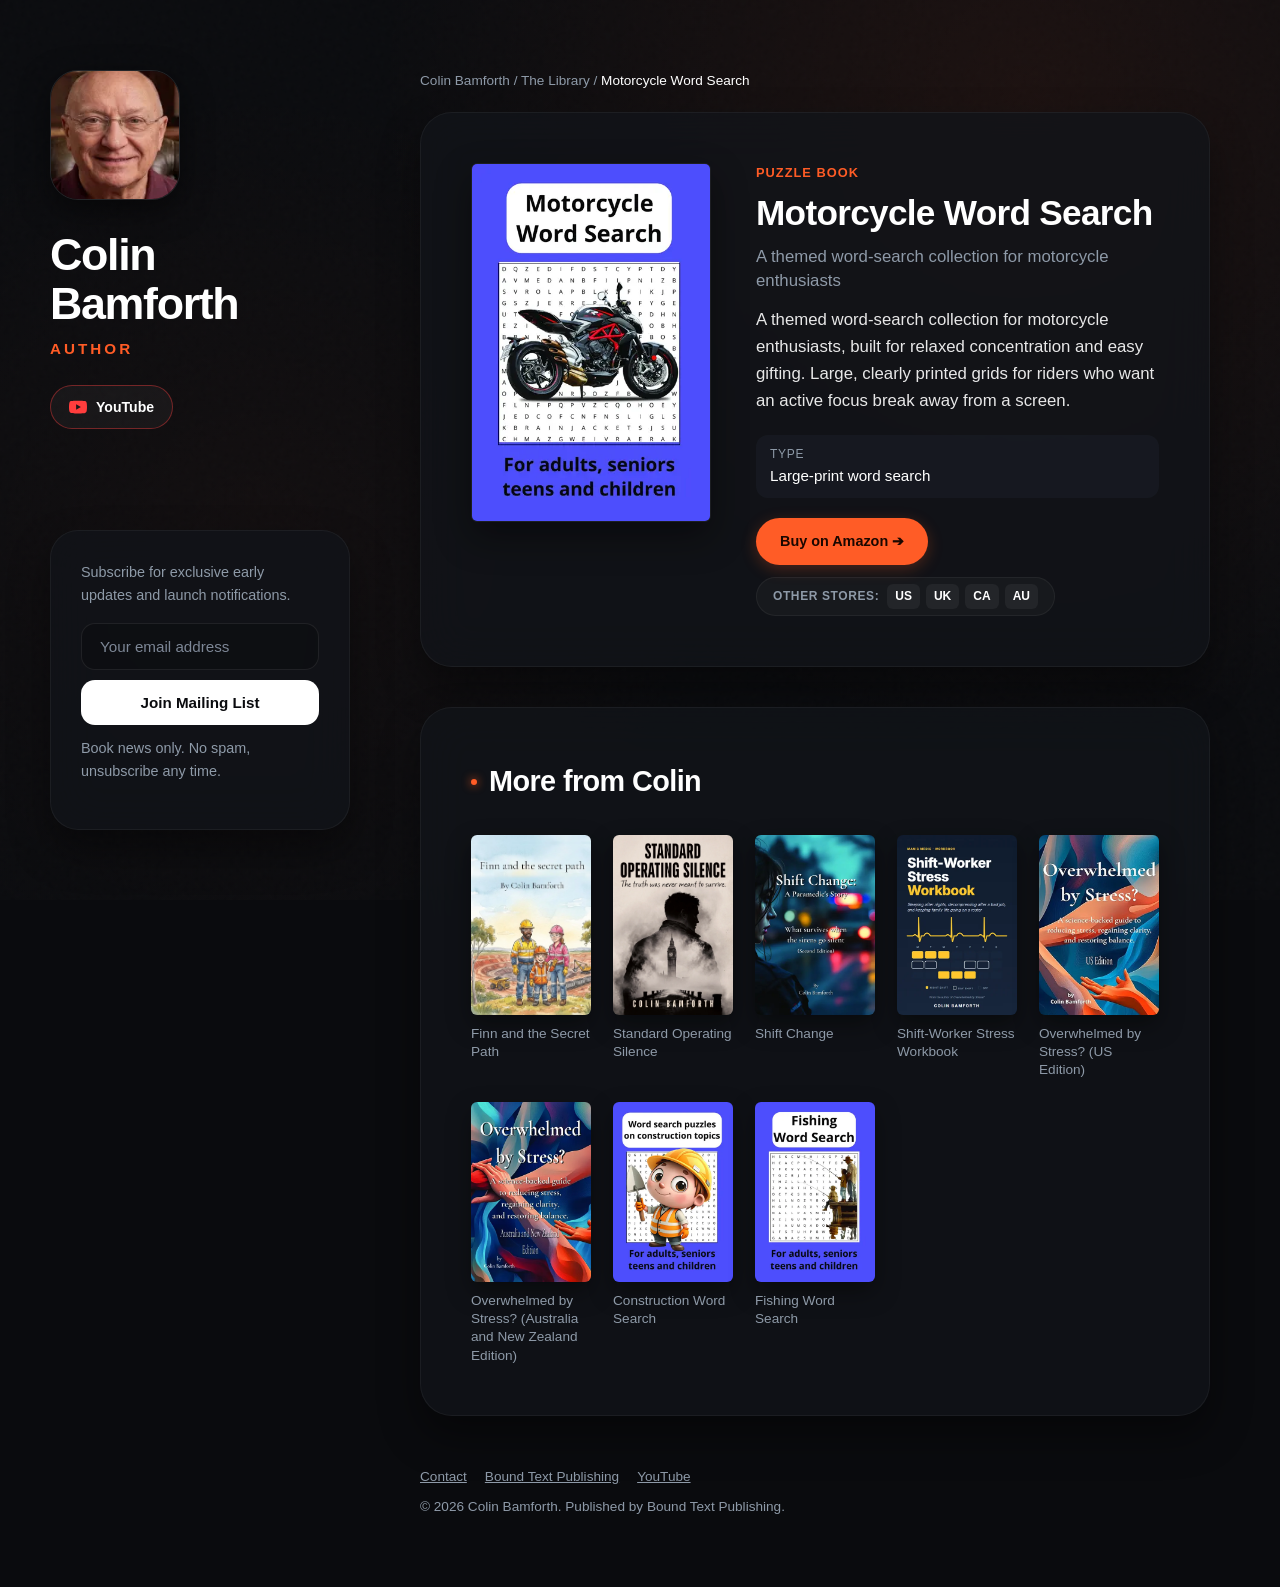
<file: motorcycle-word-search/index.html>
<!DOCTYPE html>
<html lang="en">
<head>
    <meta charset="UTF-8">
    <meta name="viewport" content="width=device-width, initial-scale=1.0">

    <title>Motorcycle Word Search — Puzzle Book by Colin Bamforth</title>
    <meta name="description" content="A themed word-search collection for motorcycle enthusiasts, built for relaxed concentration and easy gifting. Large, clearly printed grids for riders who…">
    <link rel="canonical" href="https://colinbamforth.com/motorcycle-word-search/">

    <!-- Open Graph / social sharing -->
    <meta property="og:type" content="book">
    <meta property="og:site_name" content="Colin Bamforth">
    <meta property="og:title" content="Motorcycle Word Search by Colin Bamforth">
    <meta property="og:description" content="A themed word-search collection for motorcycle enthusiasts, built for relaxed concentration and easy gifting. Large, clearly printed grids for riders who…">
    <meta property="og:url" content="https://colinbamforth.com/motorcycle-word-search/">
    <meta property="og:image" content="https://colinbamforth.com/motorcycle-word-search.webp">
    <meta property="og:image:alt" content="Cover of Motorcycle Word Search by Colin Bamforth">
    <meta property="book:author" content="https://colinbamforth.com/">
    <meta name="twitter:card" content="summary_large_image">
    <meta name="twitter:title" content="Motorcycle Word Search by Colin Bamforth">
    <meta name="twitter:description" content="A themed word-search collection for motorcycle enthusiasts, built for relaxed concentration and easy gifting. Large, clearly printed grids for riders who…">
    <meta name="twitter:image" content="https://colinbamforth.com/motorcycle-word-search.webp">
    <meta name="theme-color" content="#0a0b0e">

    <link rel="stylesheet" href="/style.css">
    <link rel="preconnect" href="https://ipapi.co" crossorigin>
    <link rel="icon" type="image/svg+xml" href="data:image/svg+xml,<svg xmlns='http://www.w3.org/2000/svg' viewBox='0 0 100 100'><rect width='100' height='100' rx='30' fill='%230a0b0e'/><text x='50%' y='68%' font-family='-apple-system, BlinkMacSystemFont, sans-serif' font-weight='900' font-size='48' fill='%23ffffff' text-anchor='middle'>C<tspan fill='%23ff5c26'>B</tspan></text></svg>">
</head>
<body>
    <a class="skip-link" href="#main">Skip to content</a>

    <div class="wrapper">

        <aside class="left-panel">
            <div class="profile-section">
                <a class="profile-frame" href="/" aria-label="Colin Bamforth home"><img src="/Colin.webp" alt="Portrait of author Colin Bamforth"
                         width="130" height="130" fetchpriority="high" decoding="async"></a>
                <p class="site-name"><a href="/">Colin Bamforth</a></p>
                <p class="tagline">Author</p>
                <nav class="social-links" aria-label="Colin Bamforth elsewhere">
                    <a class="social-btn youtube"
                       href="https://www.youtube.com/@Colin-Bamforth"
                       target="_blank" rel="noopener noreferrer me">
                        <svg width="18" height="18" viewBox="0 0 24 24" aria-hidden="true" focusable="false">
                            <path d="M23.5 6.2a3 3 0 0 0-2.1-2.1C19.5 3.5 12 3.5 12 3.5s-7.5 0-9.4.6A3 3 0 0 0 .5 6.2C0 8.1 0 12 0 12s0 3.9.5 5.8a3 3 0 0 0 2.1 2.1c1.9.6 9.4.6 9.4.6s7.5 0 9.4-.6a3 3 0 0 0 2.1-2.1c.5-1.9.5-5.8.5-5.8s0-3.9-.5-5.8zM9.5 15.6V8.4l6.3 3.6-6.3 3.6z"/>
                        </svg>
                        <span>YouTube</span>
                    </a>
                </nav>
            </div>

            <div class="newsletter-box">
                <p>Subscribe for exclusive early updates and launch notifications.</p>
                <form id="newsletter-form" novalidate>
                    <div class="form-group">
                        <label class="visually-hidden" for="newsletter-email">Your email address</label>
                        <input type="email" id="newsletter-email" name="email"
                               placeholder="Your email address"
                               autocomplete="email" required>
                        <button type="submit" class="submit-btn">Join Mailing List</button>
                    </div>
                    <p class="form-status" id="newsletter-status" role="status" aria-live="polite"></p>
                </form>
                <p class="privacy-note">Book news only. No spam, unsubscribe any time.</p>
            </div>
        </aside>

        <main class="right-stream" id="main">

            <nav class="crumbs" aria-label="Breadcrumb">
                <a href="/">Colin Bamforth</a> <span aria-hidden="true">/</span> <a href="/#library-heading">The Library</a> <span aria-hidden="true">/</span> <span aria-current="page">Motorcycle Word Search</span>
            </nav>

            <article class="content-card book-feature">
                <div class="book-cover-wrap">
                    <img src="/motorcycle-word-search.webp" alt="Cover of Motorcycle Word Search by Colin Bamforth" width="534" height="800" fetchpriority="high" decoding="async">
                </div>
                <div class="book-details">
                    <div>
                        <p class="book-genre">Puzzle Book</p>
                        <h1 class="book-title">Motorcycle Word Search</h1>
                        <p class="book-subtitle">A themed word-search collection for motorcycle enthusiasts</p>
                        <p class="book-desc">A themed word-search collection for motorcycle enthusiasts, built for relaxed concentration and easy gifting. Large, clearly printed grids for riders who want an active focus break away from a screen.</p>
                        <dl class="book-facts">
                            <div><dt>Type</dt><dd>Large-print word search</dd></div>
                        </dl>
                        
                    </div>
                    <div class="purchase-actions">
                        <a class="amazon-link amazon-btn" data-asin="B0F5QCYXNP" href="https://www.amazon.com/dp/B0F5QCYXNP" rel="noopener noreferrer nofollow" target="_blank">Buy on Amazon ➔</a>
<div class="alt-markets-inline">
<span class="alt-market-title">Other stores:</span>
<div class="alt-market-links">
<a aria-label="Buy Motorcycle Word Search on Amazon US" href="https://www.amazon.com/dp/B0F5QCYXNP" rel="noopener noreferrer nofollow" target="_blank">US</a>
<a aria-label="Buy Motorcycle Word Search on Amazon UK" href="https://www.amazon.co.uk/dp/B0F5QCYXNP" rel="noopener noreferrer nofollow" target="_blank">UK</a>
<a aria-label="Buy Motorcycle Word Search on Amazon Canada" href="https://www.amazon.ca/dp/B0F5QCYXNP" rel="noopener noreferrer nofollow" target="_blank">CA</a>
<a aria-label="Buy Motorcycle Word Search on Amazon Australia" href="https://www.amazon.com.au/dp/B0F5QCYXNP" rel="noopener noreferrer nofollow" target="_blank">AU</a>
</div>
</div>
                    </div>
                </div>
            </article>

            <section class="content-card" aria-labelledby="more-heading">
                <h2 id="more-heading">More from Colin</h2>
                <div class="more-grid">
                    <a class="more-tile" href="/finn-and-the-secret-path/">
                        <img src="/finn-and-the-secret-path.webp" alt="" width="534" height="800" loading="lazy" decoding="async">
                        <span>Finn and the Secret Path</span>
                    </a>
                    <a class="more-tile" href="/standard-operating-silence/">
                        <img src="/SOS.webp" alt="" width="534" height="800" loading="lazy" decoding="async">
                        <span>Standard Operating Silence</span>
                    </a>
                    <a class="more-tile" href="/shift-change/">
                        <img src="/shift-change.webp" alt="" width="534" height="800" loading="lazy" decoding="async">
                        <span>Shift Change</span>
                    </a>
                    <a class="more-tile" href="/shift-worker-stress-workbook/">
                        <img src="/shift-worker-stress-workbook.webp" alt="" width="534" height="800" loading="lazy" decoding="async">
                        <span>Shift-Worker Stress Workbook</span>
                    </a>
                    <a class="more-tile" href="/overwhelmed-by-stress-us/">
                        <img src="/overwhelmed-by-stress-us.webp" alt="" width="534" height="800" loading="lazy" decoding="async">
                        <span>Overwhelmed by Stress? (US Edition)</span>
                    </a>
                    <a class="more-tile" href="/overwhelmed-by-stress-au-nz/">
                        <img src="/overwhelmed-by-stress-au-nz.webp" alt="" width="534" height="800" loading="lazy" decoding="async">
                        <span>Overwhelmed by Stress? (Australia and New Zealand Edition)</span>
                    </a>
                    <a class="more-tile" href="/construction-word-search/">
                        <img src="/construction-word-search.webp" alt="" width="534" height="800" loading="lazy" decoding="async">
                        <span>Construction Word Search</span>
                    </a>
                    <a class="more-tile" href="/fishing-word-search/">
                        <img src="/fishing-word-search.webp" alt="" width="534" height="800" loading="lazy" decoding="async">
                        <span>Fishing Word Search</span>
                    </a>
                </div>
            </section>

            <footer>
                <nav class="footer-links" aria-label="Footer">
                    <a href="mailto:contact@boundtext.com">Contact</a>
                    <a href="https://boundtext.com" target="_blank" rel="noopener noreferrer">Bound Text Publishing</a>
                    <a href="https://www.youtube.com/@Colin-Bamforth" target="_blank" rel="noopener noreferrer">YouTube</a>
                </nav>
                <p>&copy; 2026 Colin Bamforth. Published by Bound Text Publishing.</p>
            </footer>
        </main>
    </div>

    <script type="application/ld+json">
    {
      "@context": "https://schema.org",
      "@type": "Book",
      "name": "Motorcycle Word Search",
      "url": "https://colinbamforth.com/motorcycle-word-search/",
      "image": "https://colinbamforth.com/motorcycle-word-search.webp",
      "description": "A themed word-search collection for motorcycle enthusiasts, built for relaxed concentration and easy gifting. Large, clearly printed grids for riders who want an active focus break away from a screen.",
      "inLanguage": "en",
      "genre": "Puzzle Book",
      "author": {
        "@type": "Person",
        "name": "Colin Bamforth",
        "url": "https://colinbamforth.com/"
      }
    }
    </script>
    <script type="application/ld+json">
    {
      "@context": "https://schema.org",
      "@type": "BreadcrumbList",
      "itemListElement": [
        {
          "@type": "ListItem",
          "position": 1,
          "name": "Colin Bamforth",
          "item": "https://colinbamforth.com/"
        },
        {
          "@type": "ListItem",
          "position": 2,
          "name": "Motorcycle Word Search",
          "item": "https://colinbamforth.com/motorcycle-word-search/"
        }
      ]
    }
    </script>

    <script>
        /* --- Amazon regional storefront routing ---------------------------
           Rewrites the main "Buy on Amazon" button to the visitor's local
           store. Result is cached for the session so repeat visits don't
           hit the geolocation API again. Fails silently to amazon.com. */
        (function () {
            var regionMap = {
                'US': 'com', 'GB': 'co.uk', 'UK': 'co.uk', 'CA': 'ca',
                'AU': 'com.au', 'NZ': 'com.au', 'DE': 'de', 'FR': 'fr',
                'JP': 'co.jp', 'IN': 'in', 'BR': 'com.br', 'MX': 'com.mx',
                'IT': 'it', 'ES': 'es', 'NL': 'nl', 'SE': 'se', 'PL': 'pl',
                'IE': 'co.uk', 'SG': 'sg', 'AE': 'ae'
            };

            function applyStore(ext) {
                document.querySelectorAll('.amazon-link').forEach(function (link) {
                    var asin = link.getAttribute('data-asin');
                    if (asin) link.href = 'https://www.amazon.' + ext + '/dp/' + asin;
                });
            }

            async function detectStore() {
                var cached = null;
                try { cached = sessionStorage.getItem('cb_amazon_ext'); } catch (e) {}
                if (cached) { applyStore(cached); return; }

                var ext = 'com';
                try {
                    var controller = new AbortController();
                    var timer = setTimeout(function () { controller.abort(); }, 2500);
                    var res = await fetch('https://ipapi.co/json/', { signal: controller.signal });
                    clearTimeout(timer);
                    if (res.ok) {
                        var data = await res.json();
                        if (data && regionMap[data.country_code]) ext = regionMap[data.country_code];
                    }
                } catch (e) {
                    /* offline, blocked, or rate-limited — fall back to .com */
                }
                try { sessionStorage.setItem('cb_amazon_ext', ext); } catch (e) {}
                applyStore(ext);
            }

            if (document.readyState === 'loading') {
                document.addEventListener('DOMContentLoaded', detectStore);
            } else {
                detectStore();
            }
        })();
    </script>
    <script src="/script.js" defer></script>
</body>
</html>
</file>
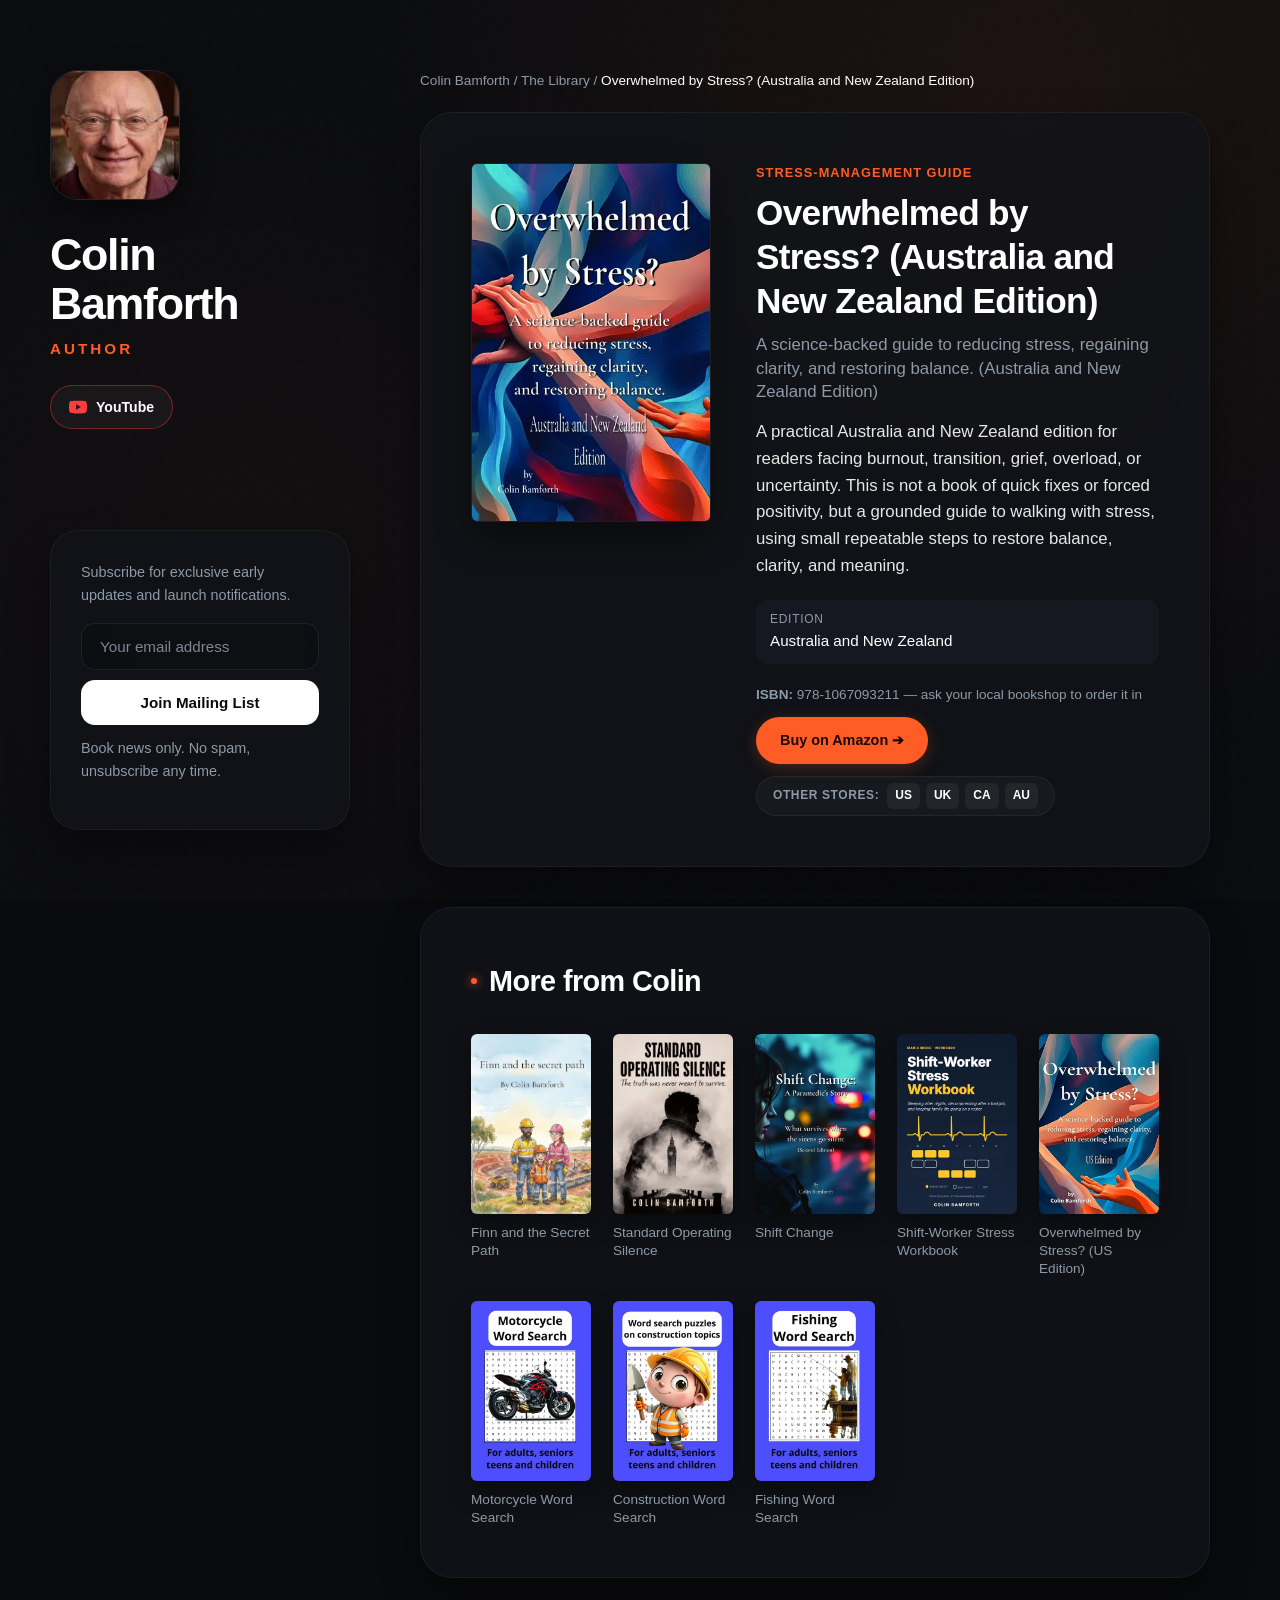
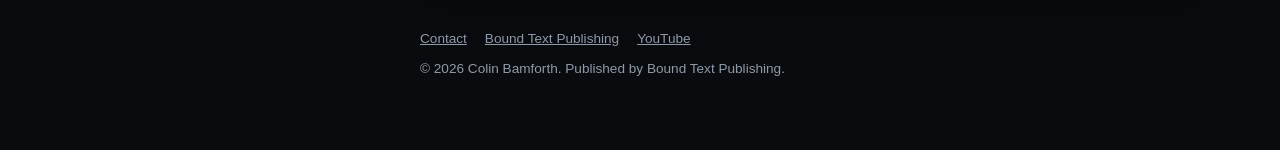
<file: overwhelmed-by-stress-au-nz/index.html>
<!DOCTYPE html>
<html lang="en">
<head>
    <meta charset="UTF-8">
    <meta name="viewport" content="width=device-width, initial-scale=1.0">

    <title>Overwhelmed by Stress? (Australia and New Zealand Edition) — Stress-Management Guide by Colin Bamforth</title>
    <meta name="description" content="A practical Australia and New Zealand edition for readers facing burnout, transition, grief, overload, or uncertainty. This is not a book of quick fixes…">
    <link rel="canonical" href="https://colinbamforth.com/overwhelmed-by-stress-au-nz/">

    <!-- Open Graph / social sharing -->
    <meta property="og:type" content="book">
    <meta property="og:site_name" content="Colin Bamforth">
    <meta property="og:title" content="Overwhelmed by Stress? (Australia and New Zealand Edition) by Colin Bamforth">
    <meta property="og:description" content="A practical Australia and New Zealand edition for readers facing burnout, transition, grief, overload, or uncertainty. This is not a book of quick fixes…">
    <meta property="og:url" content="https://colinbamforth.com/overwhelmed-by-stress-au-nz/">
    <meta property="og:image" content="https://colinbamforth.com/overwhelmed-by-stress-au-nz.webp">
    <meta property="og:image:alt" content="Cover of Overwhelmed by Stress? Australia and New Zealand edition by Colin Bamforth">
    <meta property="book:author" content="https://colinbamforth.com/">
    <meta property="book:isbn" content="9781067093211">
    <meta name="twitter:card" content="summary_large_image">
    <meta name="twitter:title" content="Overwhelmed by Stress? (Australia and New Zealand Edition) by Colin Bamforth">
    <meta name="twitter:description" content="A practical Australia and New Zealand edition for readers facing burnout, transition, grief, overload, or uncertainty. This is not a book of quick fixes…">
    <meta name="twitter:image" content="https://colinbamforth.com/overwhelmed-by-stress-au-nz.webp">
    <meta name="theme-color" content="#0a0b0e">

    <link rel="stylesheet" href="/style.css">
    <link rel="preconnect" href="https://ipapi.co" crossorigin>
    <link rel="icon" type="image/svg+xml" href="data:image/svg+xml,<svg xmlns='http://www.w3.org/2000/svg' viewBox='0 0 100 100'><rect width='100' height='100' rx='30' fill='%230a0b0e'/><text x='50%' y='68%' font-family='-apple-system, BlinkMacSystemFont, sans-serif' font-weight='900' font-size='48' fill='%23ffffff' text-anchor='middle'>C<tspan fill='%23ff5c26'>B</tspan></text></svg>">
</head>
<body>
    <a class="skip-link" href="#main">Skip to content</a>

    <div class="wrapper">

        <aside class="left-panel">
            <div class="profile-section">
                <a class="profile-frame" href="/" aria-label="Colin Bamforth home"><img src="/Colin.webp" alt="Portrait of author Colin Bamforth"
                         width="130" height="130" fetchpriority="high" decoding="async"></a>
                <p class="site-name"><a href="/">Colin Bamforth</a></p>
                <p class="tagline">Author</p>
                <nav class="social-links" aria-label="Colin Bamforth elsewhere">
                    <a class="social-btn youtube"
                       href="https://www.youtube.com/@Colin-Bamforth"
                       target="_blank" rel="noopener noreferrer me">
                        <svg width="18" height="18" viewBox="0 0 24 24" aria-hidden="true" focusable="false">
                            <path d="M23.5 6.2a3 3 0 0 0-2.1-2.1C19.5 3.5 12 3.5 12 3.5s-7.5 0-9.4.6A3 3 0 0 0 .5 6.2C0 8.1 0 12 0 12s0 3.9.5 5.8a3 3 0 0 0 2.1 2.1c1.9.6 9.4.6 9.4.6s7.5 0 9.4-.6a3 3 0 0 0 2.1-2.1c.5-1.9.5-5.8.5-5.8s0-3.9-.5-5.8zM9.5 15.6V8.4l6.3 3.6-6.3 3.6z"/>
                        </svg>
                        <span>YouTube</span>
                    </a>
                </nav>
            </div>

            <div class="newsletter-box">
                <p>Subscribe for exclusive early updates and launch notifications.</p>
                <form id="newsletter-form" novalidate>
                    <div class="form-group">
                        <label class="visually-hidden" for="newsletter-email">Your email address</label>
                        <input type="email" id="newsletter-email" name="email"
                               placeholder="Your email address"
                               autocomplete="email" required>
                        <button type="submit" class="submit-btn">Join Mailing List</button>
                    </div>
                    <p class="form-status" id="newsletter-status" role="status" aria-live="polite"></p>
                </form>
                <p class="privacy-note">Book news only. No spam, unsubscribe any time.</p>
            </div>
        </aside>

        <main class="right-stream" id="main">

            <nav class="crumbs" aria-label="Breadcrumb">
                <a href="/">Colin Bamforth</a> <span aria-hidden="true">/</span> <a href="/#library-heading">The Library</a> <span aria-hidden="true">/</span> <span aria-current="page">Overwhelmed by Stress? (Australia and New Zealand Edition)</span>
            </nav>

            <article class="content-card book-feature">
                <div class="book-cover-wrap">
                    <img src="/overwhelmed-by-stress-au-nz.webp" alt="Cover of Overwhelmed by Stress? Australia and New Zealand edition by Colin Bamforth" width="534" height="800" fetchpriority="high" decoding="async">
                </div>
                <div class="book-details">
                    <div>
                        <p class="book-genre">Stress-Management Guide</p>
                        <h1 class="book-title">Overwhelmed by Stress? (Australia and New Zealand Edition)</h1>
                        <p class="book-subtitle">A science-backed guide to reducing stress, regaining clarity, and restoring balance. (Australia and New Zealand Edition)</p>
                        <p class="book-desc">A practical Australia and New Zealand edition for readers facing burnout, transition, grief, overload, or uncertainty. This is not a book of quick fixes or forced positivity, but a grounded guide to walking with stress, using small repeatable steps to restore balance, clarity, and meaning.</p>
                        <dl class="book-facts">
                            <div><dt>Edition</dt><dd>Australia and New Zealand</dd></div>
                        </dl>
                        <p class="isbn-note"><strong>ISBN:</strong> 978-1067093211 — ask your local bookshop to order it in</p>
                    </div>
                    <div class="purchase-actions">
                        <a class="amazon-link amazon-btn" data-asin="B0FFSLSV2G" href="https://www.amazon.com.au/dp/B0FFSLSV2G" rel="noopener noreferrer nofollow" target="_blank">Buy on Amazon ➔</a>
<div class="alt-markets-inline">
<span class="alt-market-title">Other stores:</span>
<div class="alt-market-links">
<a aria-label="Buy Overwhelmed by Stress ANZ edition on Amazon US" href="https://www.amazon.com/dp/B0FFSLSV2G" rel="noopener noreferrer nofollow" target="_blank">US</a>
<a aria-label="Buy Overwhelmed by Stress ANZ edition on Amazon UK" href="https://www.amazon.co.uk/dp/B0FFSLSV2G" rel="noopener noreferrer nofollow" target="_blank">UK</a>
<a aria-label="Buy Overwhelmed by Stress ANZ edition on Amazon Canada" href="https://www.amazon.ca/dp/B0FFSLSV2G" rel="noopener noreferrer nofollow" target="_blank">CA</a>
<a aria-label="Buy Overwhelmed by Stress ANZ edition on Amazon Australia" href="https://www.amazon.com.au/dp/B0FFSLSV2G" rel="noopener noreferrer nofollow" target="_blank">AU</a>
</div>
</div>
                    </div>
                </div>
            </article>

            <section class="content-card" aria-labelledby="more-heading">
                <h2 id="more-heading">More from Colin</h2>
                <div class="more-grid">
                    <a class="more-tile" href="/finn-and-the-secret-path/">
                        <img src="/finn-and-the-secret-path.webp" alt="" width="534" height="800" loading="lazy" decoding="async">
                        <span>Finn and the Secret Path</span>
                    </a>
                    <a class="more-tile" href="/standard-operating-silence/">
                        <img src="/SOS.webp" alt="" width="534" height="800" loading="lazy" decoding="async">
                        <span>Standard Operating Silence</span>
                    </a>
                    <a class="more-tile" href="/shift-change/">
                        <img src="/shift-change.webp" alt="" width="534" height="800" loading="lazy" decoding="async">
                        <span>Shift Change</span>
                    </a>
                    <a class="more-tile" href="/shift-worker-stress-workbook/">
                        <img src="/shift-worker-stress-workbook.webp" alt="" width="534" height="800" loading="lazy" decoding="async">
                        <span>Shift-Worker Stress Workbook</span>
                    </a>
                    <a class="more-tile" href="/overwhelmed-by-stress-us/">
                        <img src="/overwhelmed-by-stress-us.webp" alt="" width="534" height="800" loading="lazy" decoding="async">
                        <span>Overwhelmed by Stress? (US Edition)</span>
                    </a>
                    <a class="more-tile" href="/motorcycle-word-search/">
                        <img src="/motorcycle-word-search.webp" alt="" width="534" height="800" loading="lazy" decoding="async">
                        <span>Motorcycle Word Search</span>
                    </a>
                    <a class="more-tile" href="/construction-word-search/">
                        <img src="/construction-word-search.webp" alt="" width="534" height="800" loading="lazy" decoding="async">
                        <span>Construction Word Search</span>
                    </a>
                    <a class="more-tile" href="/fishing-word-search/">
                        <img src="/fishing-word-search.webp" alt="" width="534" height="800" loading="lazy" decoding="async">
                        <span>Fishing Word Search</span>
                    </a>
                </div>
            </section>

            <footer>
                <nav class="footer-links" aria-label="Footer">
                    <a href="mailto:contact@boundtext.com">Contact</a>
                    <a href="https://boundtext.com" target="_blank" rel="noopener noreferrer">Bound Text Publishing</a>
                    <a href="https://www.youtube.com/@Colin-Bamforth" target="_blank" rel="noopener noreferrer">YouTube</a>
                </nav>
                <p>&copy; 2026 Colin Bamforth. Published by Bound Text Publishing.</p>
            </footer>
        </main>
    </div>

    <script type="application/ld+json">
    {
      "@context": "https://schema.org",
      "@type": "Book",
      "name": "Overwhelmed by Stress? (Australia and New Zealand Edition)",
      "url": "https://colinbamforth.com/overwhelmed-by-stress-au-nz/",
      "image": "https://colinbamforth.com/overwhelmed-by-stress-au-nz.webp",
      "description": "A practical Australia and New Zealand edition for readers facing burnout, transition, grief, overload, or uncertainty. This is not a book of quick fixes or forced positivity, but a grounded guide to walking with stress, using small repeatable steps to restore balance, clarity, and meaning.",
      "inLanguage": "en",
      "genre": "Stress-Management Guide",
      "author": {
        "@type": "Person",
        "name": "Colin Bamforth",
        "url": "https://colinbamforth.com/"
      },
      "isbn": "9781067093211",
      "bookFormat": "https://schema.org/Paperback",
      "publisher": {
        "@type": "Organization",
        "name": "Bound Text Publishing",
        "url": "https://boundtext.com"
      }
    }
    </script>
    <script type="application/ld+json">
    {
      "@context": "https://schema.org",
      "@type": "BreadcrumbList",
      "itemListElement": [
        {
          "@type": "ListItem",
          "position": 1,
          "name": "Colin Bamforth",
          "item": "https://colinbamforth.com/"
        },
        {
          "@type": "ListItem",
          "position": 2,
          "name": "Overwhelmed by Stress? (Australia and New Zealand Edition)",
          "item": "https://colinbamforth.com/overwhelmed-by-stress-au-nz/"
        }
      ]
    }
    </script>

    <script>
        /* --- Amazon regional storefront routing ---------------------------
           Rewrites the main "Buy on Amazon" button to the visitor's local
           store. Result is cached for the session so repeat visits don't
           hit the geolocation API again. Fails silently to amazon.com. */
        (function () {
            var regionMap = {
                'US': 'com', 'GB': 'co.uk', 'UK': 'co.uk', 'CA': 'ca',
                'AU': 'com.au', 'NZ': 'com.au', 'DE': 'de', 'FR': 'fr',
                'JP': 'co.jp', 'IN': 'in', 'BR': 'com.br', 'MX': 'com.mx',
                'IT': 'it', 'ES': 'es', 'NL': 'nl', 'SE': 'se', 'PL': 'pl',
                'IE': 'co.uk', 'SG': 'sg', 'AE': 'ae'
            };

            function applyStore(ext) {
                document.querySelectorAll('.amazon-link').forEach(function (link) {
                    var asin = link.getAttribute('data-asin');
                    if (asin) link.href = 'https://www.amazon.' + ext + '/dp/' + asin;
                });
            }

            async function detectStore() {
                var cached = null;
                try { cached = sessionStorage.getItem('cb_amazon_ext'); } catch (e) {}
                if (cached) { applyStore(cached); return; }

                var ext = 'com';
                try {
                    var controller = new AbortController();
                    var timer = setTimeout(function () { controller.abort(); }, 2500);
                    var res = await fetch('https://ipapi.co/json/', { signal: controller.signal });
                    clearTimeout(timer);
                    if (res.ok) {
                        var data = await res.json();
                        if (data && regionMap[data.country_code]) ext = regionMap[data.country_code];
                    }
                } catch (e) {
                    /* offline, blocked, or rate-limited — fall back to .com */
                }
                try { sessionStorage.setItem('cb_amazon_ext', ext); } catch (e) {}
                applyStore(ext);
            }

            if (document.readyState === 'loading') {
                document.addEventListener('DOMContentLoaded', detectStore);
            } else {
                detectStore();
            }
        })();
    </script>
    <script src="/script.js" defer></script>
</body>
</html>
</file>
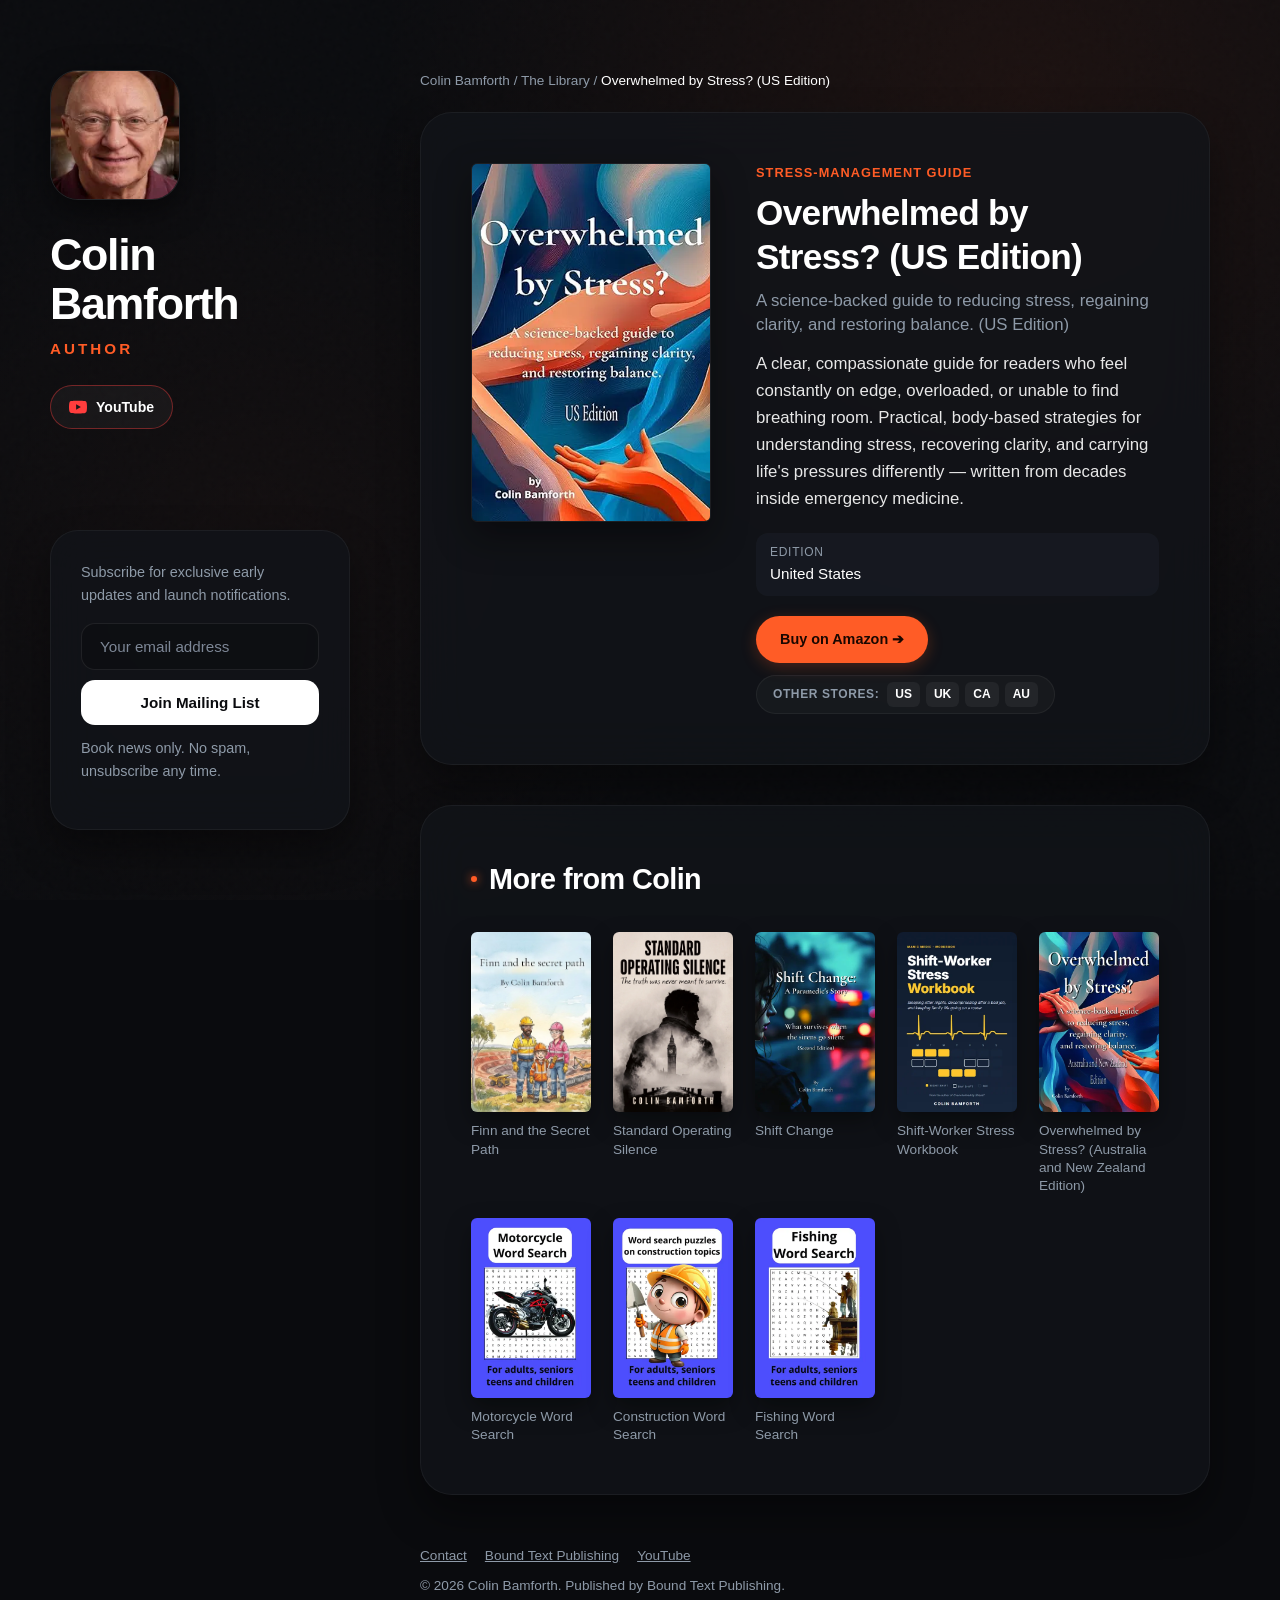
<file: overwhelmed-by-stress-us/index.html>
<!DOCTYPE html>
<html lang="en">
<head>
    <meta charset="UTF-8">
    <meta name="viewport" content="width=device-width, initial-scale=1.0">

    <title>Overwhelmed by Stress? (US Edition) — Stress-Management Guide by Colin Bamforth</title>
    <meta name="description" content="A clear, compassionate guide for readers who feel constantly on edge, overloaded, or unable to find breathing room. Practical, body-based strategies for…">
    <link rel="canonical" href="https://colinbamforth.com/overwhelmed-by-stress-us/">

    <!-- Open Graph / social sharing -->
    <meta property="og:type" content="book">
    <meta property="og:site_name" content="Colin Bamforth">
    <meta property="og:title" content="Overwhelmed by Stress? (US Edition) by Colin Bamforth">
    <meta property="og:description" content="A clear, compassionate guide for readers who feel constantly on edge, overloaded, or unable to find breathing room. Practical, body-based strategies for…">
    <meta property="og:url" content="https://colinbamforth.com/overwhelmed-by-stress-us/">
    <meta property="og:image" content="https://colinbamforth.com/overwhelmed-by-stress-us.webp">
    <meta property="og:image:alt" content="Cover of Overwhelmed by Stress? US edition by Colin Bamforth">
    <meta property="book:author" content="https://colinbamforth.com/">
    <meta name="twitter:card" content="summary_large_image">
    <meta name="twitter:title" content="Overwhelmed by Stress? (US Edition) by Colin Bamforth">
    <meta name="twitter:description" content="A clear, compassionate guide for readers who feel constantly on edge, overloaded, or unable to find breathing room. Practical, body-based strategies for…">
    <meta name="twitter:image" content="https://colinbamforth.com/overwhelmed-by-stress-us.webp">
    <meta name="theme-color" content="#0a0b0e">

    <link rel="stylesheet" href="/style.css">
    <link rel="preconnect" href="https://ipapi.co" crossorigin>
    <link rel="icon" type="image/svg+xml" href="data:image/svg+xml,<svg xmlns='http://www.w3.org/2000/svg' viewBox='0 0 100 100'><rect width='100' height='100' rx='30' fill='%230a0b0e'/><text x='50%' y='68%' font-family='-apple-system, BlinkMacSystemFont, sans-serif' font-weight='900' font-size='48' fill='%23ffffff' text-anchor='middle'>C<tspan fill='%23ff5c26'>B</tspan></text></svg>">
</head>
<body>
    <a class="skip-link" href="#main">Skip to content</a>

    <div class="wrapper">

        <aside class="left-panel">
            <div class="profile-section">
                <a class="profile-frame" href="/" aria-label="Colin Bamforth home"><img src="/Colin.webp" alt="Portrait of author Colin Bamforth"
                         width="130" height="130" fetchpriority="high" decoding="async"></a>
                <p class="site-name"><a href="/">Colin Bamforth</a></p>
                <p class="tagline">Author</p>
                <nav class="social-links" aria-label="Colin Bamforth elsewhere">
                    <a class="social-btn youtube"
                       href="https://www.youtube.com/@Colin-Bamforth"
                       target="_blank" rel="noopener noreferrer me">
                        <svg width="18" height="18" viewBox="0 0 24 24" aria-hidden="true" focusable="false">
                            <path d="M23.5 6.2a3 3 0 0 0-2.1-2.1C19.5 3.5 12 3.5 12 3.5s-7.5 0-9.4.6A3 3 0 0 0 .5 6.2C0 8.1 0 12 0 12s0 3.9.5 5.8a3 3 0 0 0 2.1 2.1c1.9.6 9.4.6 9.4.6s7.5 0 9.4-.6a3 3 0 0 0 2.1-2.1c.5-1.9.5-5.8.5-5.8s0-3.9-.5-5.8zM9.5 15.6V8.4l6.3 3.6-6.3 3.6z"/>
                        </svg>
                        <span>YouTube</span>
                    </a>
                </nav>
            </div>

            <div class="newsletter-box">
                <p>Subscribe for exclusive early updates and launch notifications.</p>
                <form id="newsletter-form" novalidate>
                    <div class="form-group">
                        <label class="visually-hidden" for="newsletter-email">Your email address</label>
                        <input type="email" id="newsletter-email" name="email"
                               placeholder="Your email address"
                               autocomplete="email" required>
                        <button type="submit" class="submit-btn">Join Mailing List</button>
                    </div>
                    <p class="form-status" id="newsletter-status" role="status" aria-live="polite"></p>
                </form>
                <p class="privacy-note">Book news only. No spam, unsubscribe any time.</p>
            </div>
        </aside>

        <main class="right-stream" id="main">

            <nav class="crumbs" aria-label="Breadcrumb">
                <a href="/">Colin Bamforth</a> <span aria-hidden="true">/</span> <a href="/#library-heading">The Library</a> <span aria-hidden="true">/</span> <span aria-current="page">Overwhelmed by Stress? (US Edition)</span>
            </nav>

            <article class="content-card book-feature">
                <div class="book-cover-wrap">
                    <img src="/overwhelmed-by-stress-us.webp" alt="Cover of Overwhelmed by Stress? US edition by Colin Bamforth" width="534" height="800" fetchpriority="high" decoding="async">
                </div>
                <div class="book-details">
                    <div>
                        <p class="book-genre">Stress-Management Guide</p>
                        <h1 class="book-title">Overwhelmed by Stress? (US Edition)</h1>
                        <p class="book-subtitle">A science-backed guide to reducing stress, regaining clarity, and restoring balance. (US Edition)</p>
                        <p class="book-desc">A clear, compassionate guide for readers who feel constantly on edge, overloaded, or unable to find breathing room. Practical, body-based strategies for understanding stress, recovering clarity, and carrying life's pressures differently — written from decades inside emergency medicine.</p>
                        <dl class="book-facts">
                            <div><dt>Edition</dt><dd>United States</dd></div>
                        </dl>
                        
                    </div>
                    <div class="purchase-actions">
                        <a class="amazon-link amazon-btn" data-asin="B0F8GF76M2" href="https://www.amazon.com/dp/B0F8GF76M2" rel="noopener noreferrer nofollow" target="_blank">Buy on Amazon ➔</a>
<div class="alt-markets-inline">
<span class="alt-market-title">Other stores:</span>
<div class="alt-market-links">
<a aria-label="Buy Overwhelmed by Stress US edition on Amazon US" href="https://www.amazon.com/dp/B0F8GF76M2" rel="noopener noreferrer nofollow" target="_blank">US</a>
<a aria-label="Buy Overwhelmed by Stress US edition on Amazon UK" href="https://www.amazon.co.uk/dp/B0F8GF76M2" rel="noopener noreferrer nofollow" target="_blank">UK</a>
<a aria-label="Buy Overwhelmed by Stress US edition on Amazon Canada" href="https://www.amazon.ca/dp/B0F8GF76M2" rel="noopener noreferrer nofollow" target="_blank">CA</a>
<a aria-label="Buy Overwhelmed by Stress US edition on Amazon Australia" href="https://www.amazon.com.au/dp/B0F8GF76M2" rel="noopener noreferrer nofollow" target="_blank">AU</a>
</div>
</div>
                    </div>
                </div>
            </article>

            <section class="content-card" aria-labelledby="more-heading">
                <h2 id="more-heading">More from Colin</h2>
                <div class="more-grid">
                    <a class="more-tile" href="/finn-and-the-secret-path/">
                        <img src="/finn-and-the-secret-path.webp" alt="" width="534" height="800" loading="lazy" decoding="async">
                        <span>Finn and the Secret Path</span>
                    </a>
                    <a class="more-tile" href="/standard-operating-silence/">
                        <img src="/SOS.webp" alt="" width="534" height="800" loading="lazy" decoding="async">
                        <span>Standard Operating Silence</span>
                    </a>
                    <a class="more-tile" href="/shift-change/">
                        <img src="/shift-change.webp" alt="" width="534" height="800" loading="lazy" decoding="async">
                        <span>Shift Change</span>
                    </a>
                    <a class="more-tile" href="/shift-worker-stress-workbook/">
                        <img src="/shift-worker-stress-workbook.webp" alt="" width="534" height="800" loading="lazy" decoding="async">
                        <span>Shift-Worker Stress Workbook</span>
                    </a>
                    <a class="more-tile" href="/overwhelmed-by-stress-au-nz/">
                        <img src="/overwhelmed-by-stress-au-nz.webp" alt="" width="534" height="800" loading="lazy" decoding="async">
                        <span>Overwhelmed by Stress? (Australia and New Zealand Edition)</span>
                    </a>
                    <a class="more-tile" href="/motorcycle-word-search/">
                        <img src="/motorcycle-word-search.webp" alt="" width="534" height="800" loading="lazy" decoding="async">
                        <span>Motorcycle Word Search</span>
                    </a>
                    <a class="more-tile" href="/construction-word-search/">
                        <img src="/construction-word-search.webp" alt="" width="534" height="800" loading="lazy" decoding="async">
                        <span>Construction Word Search</span>
                    </a>
                    <a class="more-tile" href="/fishing-word-search/">
                        <img src="/fishing-word-search.webp" alt="" width="534" height="800" loading="lazy" decoding="async">
                        <span>Fishing Word Search</span>
                    </a>
                </div>
            </section>

            <footer>
                <nav class="footer-links" aria-label="Footer">
                    <a href="mailto:contact@boundtext.com">Contact</a>
                    <a href="https://boundtext.com" target="_blank" rel="noopener noreferrer">Bound Text Publishing</a>
                    <a href="https://www.youtube.com/@Colin-Bamforth" target="_blank" rel="noopener noreferrer">YouTube</a>
                </nav>
                <p>&copy; 2026 Colin Bamforth. Published by Bound Text Publishing.</p>
            </footer>
        </main>
    </div>

    <script type="application/ld+json">
    {
      "@context": "https://schema.org",
      "@type": "Book",
      "name": "Overwhelmed by Stress? (US Edition)",
      "url": "https://colinbamforth.com/overwhelmed-by-stress-us/",
      "image": "https://colinbamforth.com/overwhelmed-by-stress-us.webp",
      "description": "A clear, compassionate guide for readers who feel constantly on edge, overloaded, or unable to find breathing room. Practical, body-based strategies for understanding stress, recovering clarity, and carrying life's pressures differently — written from decades inside emergency medicine.",
      "inLanguage": "en",
      "genre": "Stress-Management Guide",
      "author": {
        "@type": "Person",
        "name": "Colin Bamforth",
        "url": "https://colinbamforth.com/"
      }
    }
    </script>
    <script type="application/ld+json">
    {
      "@context": "https://schema.org",
      "@type": "BreadcrumbList",
      "itemListElement": [
        {
          "@type": "ListItem",
          "position": 1,
          "name": "Colin Bamforth",
          "item": "https://colinbamforth.com/"
        },
        {
          "@type": "ListItem",
          "position": 2,
          "name": "Overwhelmed by Stress? (US Edition)",
          "item": "https://colinbamforth.com/overwhelmed-by-stress-us/"
        }
      ]
    }
    </script>

    <script>
        /* --- Amazon regional storefront routing ---------------------------
           Rewrites the main "Buy on Amazon" button to the visitor's local
           store. Result is cached for the session so repeat visits don't
           hit the geolocation API again. Fails silently to amazon.com. */
        (function () {
            var regionMap = {
                'US': 'com', 'GB': 'co.uk', 'UK': 'co.uk', 'CA': 'ca',
                'AU': 'com.au', 'NZ': 'com.au', 'DE': 'de', 'FR': 'fr',
                'JP': 'co.jp', 'IN': 'in', 'BR': 'com.br', 'MX': 'com.mx',
                'IT': 'it', 'ES': 'es', 'NL': 'nl', 'SE': 'se', 'PL': 'pl',
                'IE': 'co.uk', 'SG': 'sg', 'AE': 'ae'
            };

            function applyStore(ext) {
                document.querySelectorAll('.amazon-link').forEach(function (link) {
                    var asin = link.getAttribute('data-asin');
                    if (asin) link.href = 'https://www.amazon.' + ext + '/dp/' + asin;
                });
            }

            async function detectStore() {
                var cached = null;
                try { cached = sessionStorage.getItem('cb_amazon_ext'); } catch (e) {}
                if (cached) { applyStore(cached); return; }

                var ext = 'com';
                try {
                    var controller = new AbortController();
                    var timer = setTimeout(function () { controller.abort(); }, 2500);
                    var res = await fetch('https://ipapi.co/json/', { signal: controller.signal });
                    clearTimeout(timer);
                    if (res.ok) {
                        var data = await res.json();
                        if (data && regionMap[data.country_code]) ext = regionMap[data.country_code];
                    }
                } catch (e) {
                    /* offline, blocked, or rate-limited — fall back to .com */
                }
                try { sessionStorage.setItem('cb_amazon_ext', ext); } catch (e) {}
                applyStore(ext);
            }

            if (document.readyState === 'loading') {
                document.addEventListener('DOMContentLoaded', detectStore);
            } else {
                detectStore();
            }
        })();
    </script>
    <script src="/script.js" defer></script>
</body>
</html>
</file>
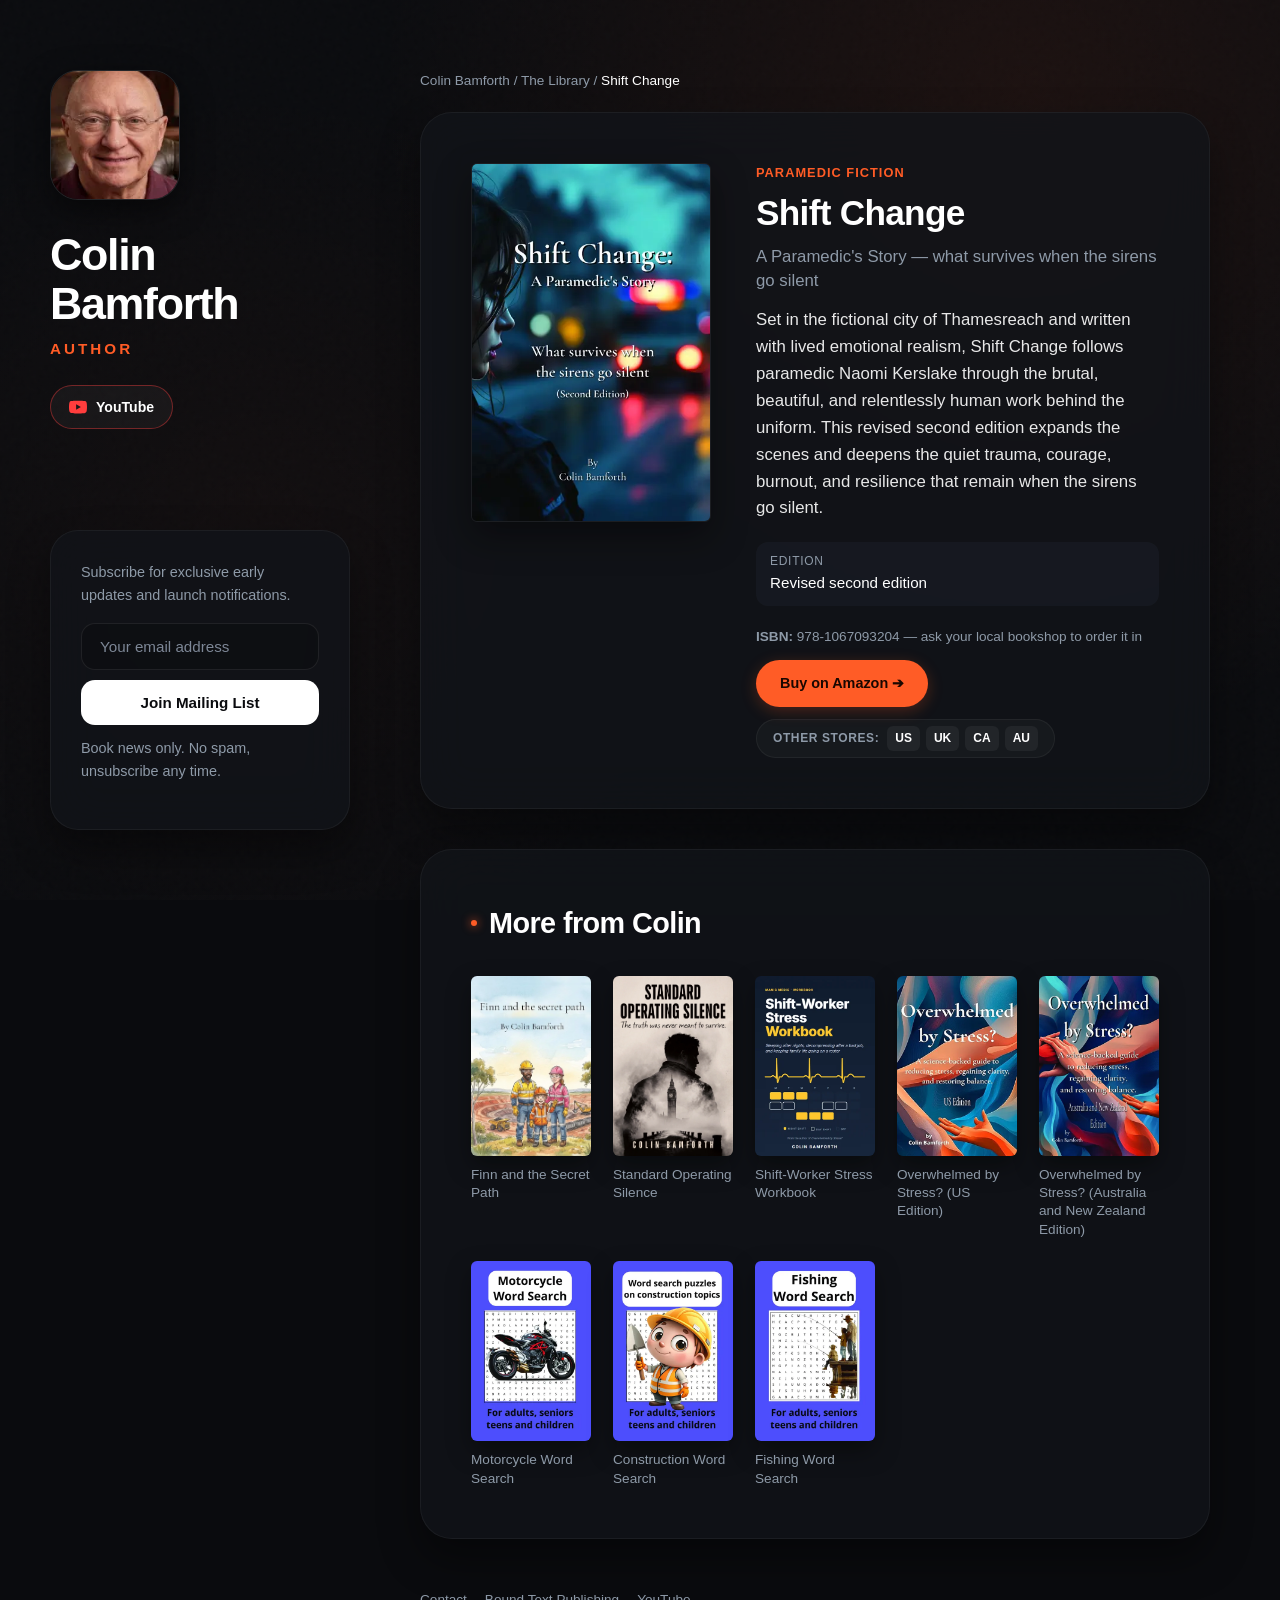
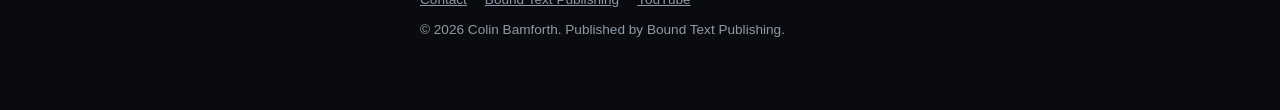
<file: shift-change/index.html>
<!DOCTYPE html>
<html lang="en">
<head>
    <meta charset="UTF-8">
    <meta name="viewport" content="width=device-width, initial-scale=1.0">

    <title>Shift Change — Paramedic Fiction by Colin Bamforth</title>
    <meta name="description" content="Set in the fictional city of Thamesreach and written with lived emotional realism, Shift Change follows paramedic Naomi Kerslake through the brutal…">
    <link rel="canonical" href="https://colinbamforth.com/shift-change/">

    <!-- Open Graph / social sharing -->
    <meta property="og:type" content="book">
    <meta property="og:site_name" content="Colin Bamforth">
    <meta property="og:title" content="Shift Change by Colin Bamforth">
    <meta property="og:description" content="Set in the fictional city of Thamesreach and written with lived emotional realism, Shift Change follows paramedic Naomi Kerslake through the brutal…">
    <meta property="og:url" content="https://colinbamforth.com/shift-change/">
    <meta property="og:image" content="https://colinbamforth.com/shift-change.webp">
    <meta property="og:image:alt" content="Cover of Shift Change by Colin Bamforth">
    <meta property="book:author" content="https://colinbamforth.com/">
    <meta property="book:isbn" content="9781067093204">
    <meta name="twitter:card" content="summary_large_image">
    <meta name="twitter:title" content="Shift Change by Colin Bamforth">
    <meta name="twitter:description" content="Set in the fictional city of Thamesreach and written with lived emotional realism, Shift Change follows paramedic Naomi Kerslake through the brutal…">
    <meta name="twitter:image" content="https://colinbamforth.com/shift-change.webp">
    <meta name="theme-color" content="#0a0b0e">

    <link rel="stylesheet" href="/style.css">
    <link rel="preconnect" href="https://ipapi.co" crossorigin>
    <link rel="icon" type="image/svg+xml" href="data:image/svg+xml,<svg xmlns='http://www.w3.org/2000/svg' viewBox='0 0 100 100'><rect width='100' height='100' rx='30' fill='%230a0b0e'/><text x='50%' y='68%' font-family='-apple-system, BlinkMacSystemFont, sans-serif' font-weight='900' font-size='48' fill='%23ffffff' text-anchor='middle'>C<tspan fill='%23ff5c26'>B</tspan></text></svg>">
</head>
<body>
    <a class="skip-link" href="#main">Skip to content</a>

    <div class="wrapper">

        <aside class="left-panel">
            <div class="profile-section">
                <a class="profile-frame" href="/" aria-label="Colin Bamforth home"><img src="/Colin.webp" alt="Portrait of author Colin Bamforth"
                         width="130" height="130" fetchpriority="high" decoding="async"></a>
                <p class="site-name"><a href="/">Colin Bamforth</a></p>
                <p class="tagline">Author</p>
                <nav class="social-links" aria-label="Colin Bamforth elsewhere">
                    <a class="social-btn youtube"
                       href="https://www.youtube.com/@Colin-Bamforth"
                       target="_blank" rel="noopener noreferrer me">
                        <svg width="18" height="18" viewBox="0 0 24 24" aria-hidden="true" focusable="false">
                            <path d="M23.5 6.2a3 3 0 0 0-2.1-2.1C19.5 3.5 12 3.5 12 3.5s-7.5 0-9.4.6A3 3 0 0 0 .5 6.2C0 8.1 0 12 0 12s0 3.9.5 5.8a3 3 0 0 0 2.1 2.1c1.9.6 9.4.6 9.4.6s7.5 0 9.4-.6a3 3 0 0 0 2.1-2.1c.5-1.9.5-5.8.5-5.8s0-3.9-.5-5.8zM9.5 15.6V8.4l6.3 3.6-6.3 3.6z"/>
                        </svg>
                        <span>YouTube</span>
                    </a>
                </nav>
            </div>

            <div class="newsletter-box">
                <p>Subscribe for exclusive early updates and launch notifications.</p>
                <form id="newsletter-form" novalidate>
                    <div class="form-group">
                        <label class="visually-hidden" for="newsletter-email">Your email address</label>
                        <input type="email" id="newsletter-email" name="email"
                               placeholder="Your email address"
                               autocomplete="email" required>
                        <button type="submit" class="submit-btn">Join Mailing List</button>
                    </div>
                    <p class="form-status" id="newsletter-status" role="status" aria-live="polite"></p>
                </form>
                <p class="privacy-note">Book news only. No spam, unsubscribe any time.</p>
            </div>
        </aside>

        <main class="right-stream" id="main">

            <nav class="crumbs" aria-label="Breadcrumb">
                <a href="/">Colin Bamforth</a> <span aria-hidden="true">/</span> <a href="/#library-heading">The Library</a> <span aria-hidden="true">/</span> <span aria-current="page">Shift Change</span>
            </nav>

            <article class="content-card book-feature">
                <div class="book-cover-wrap">
                    <img src="/shift-change.webp" alt="Cover of Shift Change by Colin Bamforth" width="534" height="800" fetchpriority="high" decoding="async">
                </div>
                <div class="book-details">
                    <div>
                        <p class="book-genre">Paramedic Fiction</p>
                        <h1 class="book-title">Shift Change</h1>
                        <p class="book-subtitle">A Paramedic's Story — what survives when the sirens go silent</p>
                        <p class="book-desc">Set in the fictional city of Thamesreach and written with lived emotional realism, Shift Change follows paramedic Naomi Kerslake through the brutal, beautiful, and relentlessly human work behind the uniform. This revised second edition expands the scenes and deepens the quiet trauma, courage, burnout, and resilience that remain when the sirens go silent.</p>
                        <dl class="book-facts">
                            <div><dt>Edition</dt><dd>Revised second edition</dd></div>
                        </dl>
                        <p class="isbn-note"><strong>ISBN:</strong> 978-1067093204 — ask your local bookshop to order it in</p>
                    </div>
                    <div class="purchase-actions">
                        <a class="amazon-link amazon-btn" data-asin="B0FD8C7P1H" href="https://www.amazon.com.au/dp/B0FD8C7P1H" rel="noopener noreferrer nofollow" target="_blank">Buy on Amazon ➔</a>
<div class="alt-markets-inline">
<span class="alt-market-title">Other stores:</span>
<div class="alt-market-links">
<a aria-label="Buy Shift Change on Amazon US" href="https://www.amazon.com/dp/B0FD8C7P1H" rel="noopener noreferrer nofollow" target="_blank">US</a>
<a aria-label="Buy Shift Change on Amazon UK" href="https://www.amazon.co.uk/dp/B0FD8C7P1H" rel="noopener noreferrer nofollow" target="_blank">UK</a>
<a aria-label="Buy Shift Change on Amazon Canada" href="https://www.amazon.ca/dp/B0FD8C7P1H" rel="noopener noreferrer nofollow" target="_blank">CA</a>
<a aria-label="Buy Shift Change on Amazon Australia" href="https://www.amazon.com.au/dp/B0FD8C7P1H" rel="noopener noreferrer nofollow" target="_blank">AU</a>
</div>
</div>
                    </div>
                </div>
            </article>

            <section class="content-card" aria-labelledby="more-heading">
                <h2 id="more-heading">More from Colin</h2>
                <div class="more-grid">
                    <a class="more-tile" href="/finn-and-the-secret-path/">
                        <img src="/finn-and-the-secret-path.webp" alt="" width="534" height="800" loading="lazy" decoding="async">
                        <span>Finn and the Secret Path</span>
                    </a>
                    <a class="more-tile" href="/standard-operating-silence/">
                        <img src="/SOS.webp" alt="" width="534" height="800" loading="lazy" decoding="async">
                        <span>Standard Operating Silence</span>
                    </a>
                    <a class="more-tile" href="/shift-worker-stress-workbook/">
                        <img src="/shift-worker-stress-workbook.webp" alt="" width="534" height="800" loading="lazy" decoding="async">
                        <span>Shift-Worker Stress Workbook</span>
                    </a>
                    <a class="more-tile" href="/overwhelmed-by-stress-us/">
                        <img src="/overwhelmed-by-stress-us.webp" alt="" width="534" height="800" loading="lazy" decoding="async">
                        <span>Overwhelmed by Stress? (US Edition)</span>
                    </a>
                    <a class="more-tile" href="/overwhelmed-by-stress-au-nz/">
                        <img src="/overwhelmed-by-stress-au-nz.webp" alt="" width="534" height="800" loading="lazy" decoding="async">
                        <span>Overwhelmed by Stress? (Australia and New Zealand Edition)</span>
                    </a>
                    <a class="more-tile" href="/motorcycle-word-search/">
                        <img src="/motorcycle-word-search.webp" alt="" width="534" height="800" loading="lazy" decoding="async">
                        <span>Motorcycle Word Search</span>
                    </a>
                    <a class="more-tile" href="/construction-word-search/">
                        <img src="/construction-word-search.webp" alt="" width="534" height="800" loading="lazy" decoding="async">
                        <span>Construction Word Search</span>
                    </a>
                    <a class="more-tile" href="/fishing-word-search/">
                        <img src="/fishing-word-search.webp" alt="" width="534" height="800" loading="lazy" decoding="async">
                        <span>Fishing Word Search</span>
                    </a>
                </div>
            </section>

            <footer>
                <nav class="footer-links" aria-label="Footer">
                    <a href="mailto:contact@boundtext.com">Contact</a>
                    <a href="https://boundtext.com" target="_blank" rel="noopener noreferrer">Bound Text Publishing</a>
                    <a href="https://www.youtube.com/@Colin-Bamforth" target="_blank" rel="noopener noreferrer">YouTube</a>
                </nav>
                <p>&copy; 2026 Colin Bamforth. Published by Bound Text Publishing.</p>
            </footer>
        </main>
    </div>

    <script type="application/ld+json">
    {
      "@context": "https://schema.org",
      "@type": "Book",
      "name": "Shift Change",
      "url": "https://colinbamforth.com/shift-change/",
      "image": "https://colinbamforth.com/shift-change.webp",
      "description": "Set in the fictional city of Thamesreach and written with lived emotional realism, Shift Change follows paramedic Naomi Kerslake through the brutal, beautiful, and relentlessly human work behind the uniform. This revised second edition expands the scenes and deepens the quiet trauma, courage, burnout, and resilience that remain when the sirens go silent.",
      "inLanguage": "en",
      "genre": "Paramedic Fiction",
      "author": {
        "@type": "Person",
        "name": "Colin Bamforth",
        "url": "https://colinbamforth.com/"
      },
      "isbn": "9781067093204",
      "bookFormat": "https://schema.org/Paperback",
      "publisher": {
        "@type": "Organization",
        "name": "Bound Text Publishing",
        "url": "https://boundtext.com"
      }
    }
    </script>
    <script type="application/ld+json">
    {
      "@context": "https://schema.org",
      "@type": "BreadcrumbList",
      "itemListElement": [
        {
          "@type": "ListItem",
          "position": 1,
          "name": "Colin Bamforth",
          "item": "https://colinbamforth.com/"
        },
        {
          "@type": "ListItem",
          "position": 2,
          "name": "Shift Change",
          "item": "https://colinbamforth.com/shift-change/"
        }
      ]
    }
    </script>

    <script>
        /* --- Amazon regional storefront routing ---------------------------
           Rewrites the main "Buy on Amazon" button to the visitor's local
           store. Result is cached for the session so repeat visits don't
           hit the geolocation API again. Fails silently to amazon.com. */
        (function () {
            var regionMap = {
                'US': 'com', 'GB': 'co.uk', 'UK': 'co.uk', 'CA': 'ca',
                'AU': 'com.au', 'NZ': 'com.au', 'DE': 'de', 'FR': 'fr',
                'JP': 'co.jp', 'IN': 'in', 'BR': 'com.br', 'MX': 'com.mx',
                'IT': 'it', 'ES': 'es', 'NL': 'nl', 'SE': 'se', 'PL': 'pl',
                'IE': 'co.uk', 'SG': 'sg', 'AE': 'ae'
            };

            function applyStore(ext) {
                document.querySelectorAll('.amazon-link').forEach(function (link) {
                    var asin = link.getAttribute('data-asin');
                    if (asin) link.href = 'https://www.amazon.' + ext + '/dp/' + asin;
                });
            }

            async function detectStore() {
                var cached = null;
                try { cached = sessionStorage.getItem('cb_amazon_ext'); } catch (e) {}
                if (cached) { applyStore(cached); return; }

                var ext = 'com';
                try {
                    var controller = new AbortController();
                    var timer = setTimeout(function () { controller.abort(); }, 2500);
                    var res = await fetch('https://ipapi.co/json/', { signal: controller.signal });
                    clearTimeout(timer);
                    if (res.ok) {
                        var data = await res.json();
                        if (data && regionMap[data.country_code]) ext = regionMap[data.country_code];
                    }
                } catch (e) {
                    /* offline, blocked, or rate-limited — fall back to .com */
                }
                try { sessionStorage.setItem('cb_amazon_ext', ext); } catch (e) {}
                applyStore(ext);
            }

            if (document.readyState === 'loading') {
                document.addEventListener('DOMContentLoaded', detectStore);
            } else {
                detectStore();
            }
        })();
    </script>
    <script src="/script.js" defer></script>
</body>
</html>
</file>
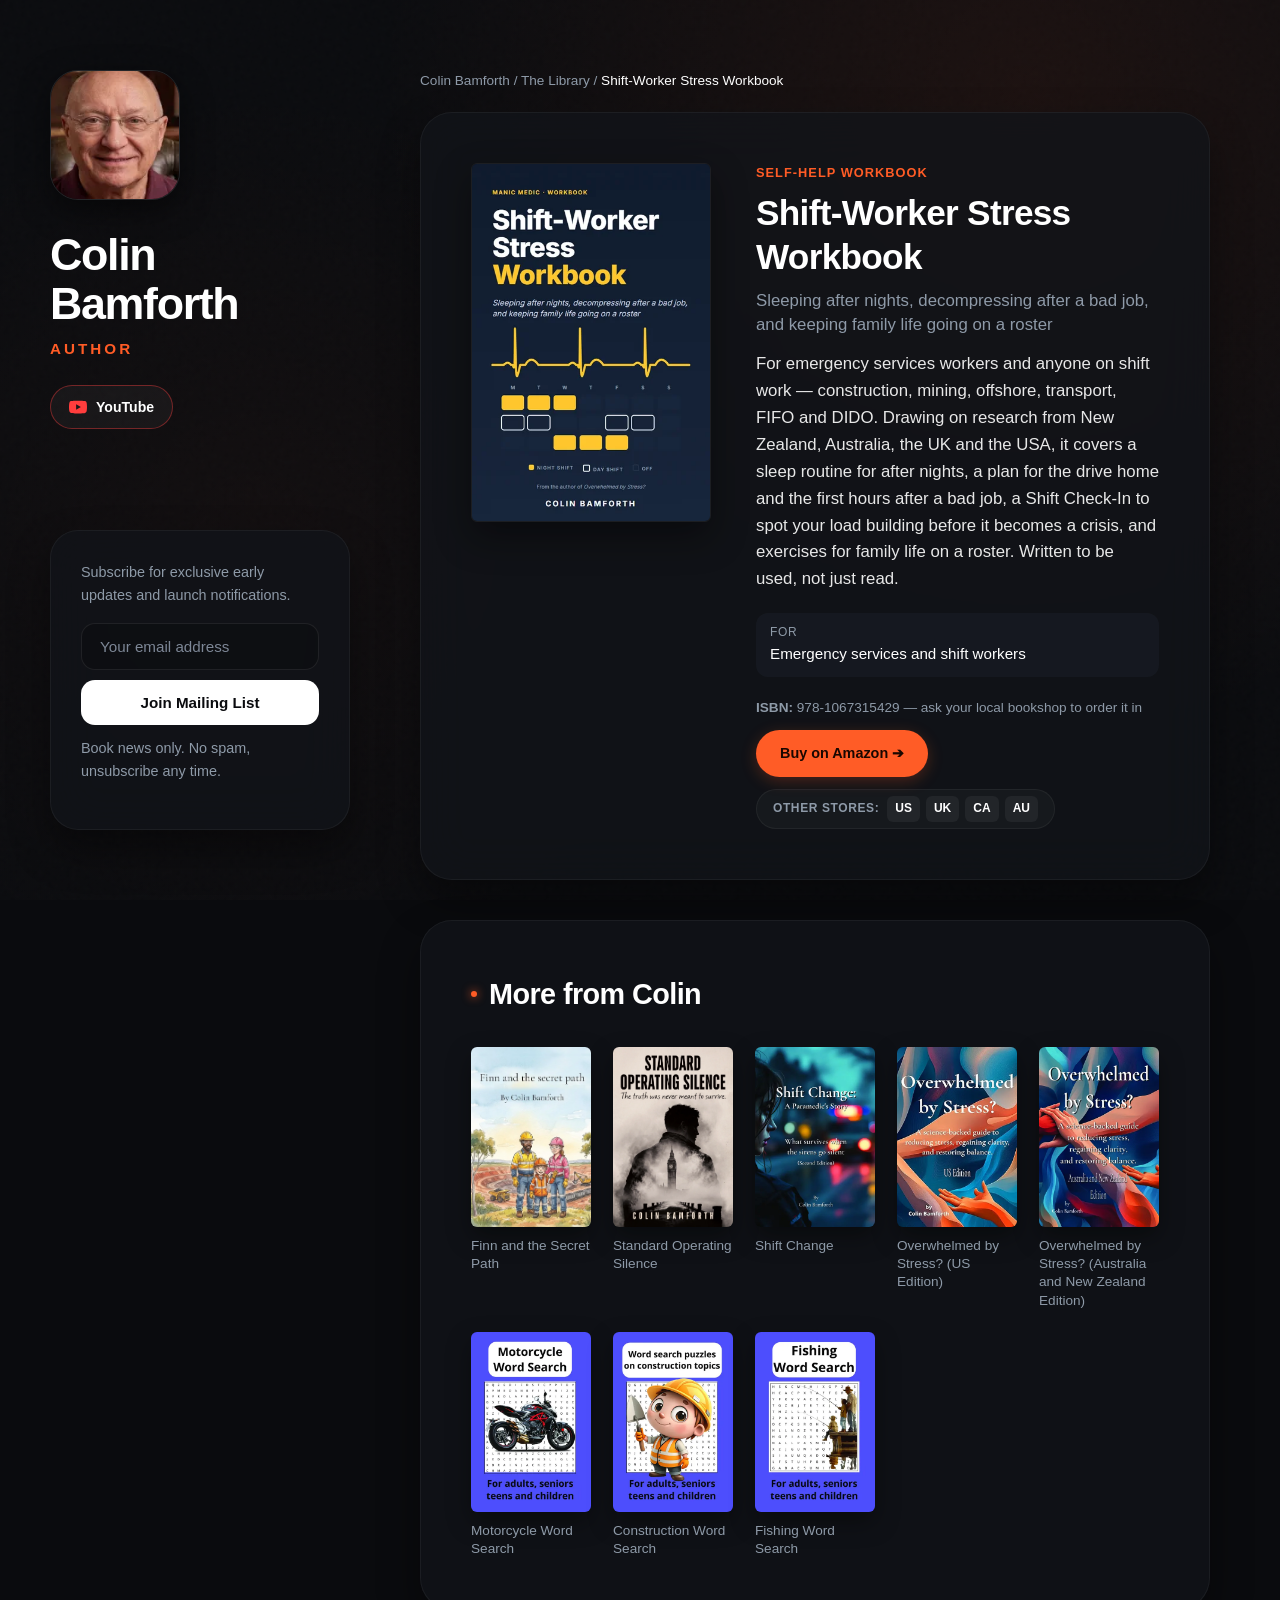
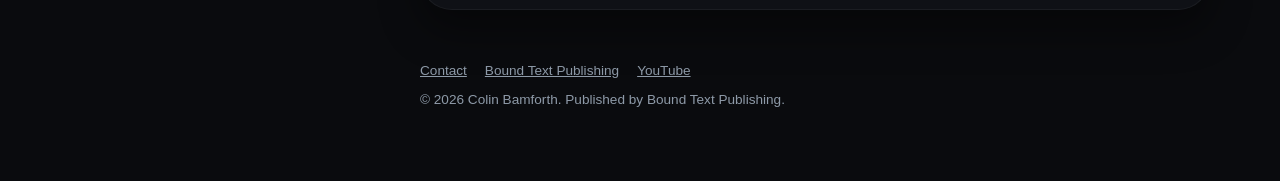
<file: shift-worker-stress-workbook/index.html>
<!DOCTYPE html>
<html lang="en">
<head>
    <meta charset="UTF-8">
    <meta name="viewport" content="width=device-width, initial-scale=1.0">

    <title>Shift-Worker Stress Workbook — Self-Help Workbook by Colin Bamforth</title>
    <meta name="description" content="For emergency services workers and anyone on shift work — construction, mining, offshore, transport, FIFO and DIDO. Drawing on research from New Zealand…">
    <link rel="canonical" href="https://colinbamforth.com/shift-worker-stress-workbook/">

    <!-- Open Graph / social sharing -->
    <meta property="og:type" content="book">
    <meta property="og:site_name" content="Colin Bamforth">
    <meta property="og:title" content="Shift-Worker Stress Workbook by Colin Bamforth">
    <meta property="og:description" content="For emergency services workers and anyone on shift work — construction, mining, offshore, transport, FIFO and DIDO. Drawing on research from New Zealand…">
    <meta property="og:url" content="https://colinbamforth.com/shift-worker-stress-workbook/">
    <meta property="og:image" content="https://colinbamforth.com/shift-worker-stress-workbook.webp">
    <meta property="og:image:alt" content="Cover of Shift-Worker Stress Workbook by Colin Bamforth">
    <meta property="book:author" content="https://colinbamforth.com/">
    <meta property="book:isbn" content="9781067315429">
    <meta name="twitter:card" content="summary_large_image">
    <meta name="twitter:title" content="Shift-Worker Stress Workbook by Colin Bamforth">
    <meta name="twitter:description" content="For emergency services workers and anyone on shift work — construction, mining, offshore, transport, FIFO and DIDO. Drawing on research from New Zealand…">
    <meta name="twitter:image" content="https://colinbamforth.com/shift-worker-stress-workbook.webp">
    <meta name="theme-color" content="#0a0b0e">

    <link rel="stylesheet" href="/style.css">
    <link rel="preconnect" href="https://ipapi.co" crossorigin>
    <link rel="icon" type="image/svg+xml" href="data:image/svg+xml,<svg xmlns='http://www.w3.org/2000/svg' viewBox='0 0 100 100'><rect width='100' height='100' rx='30' fill='%230a0b0e'/><text x='50%' y='68%' font-family='-apple-system, BlinkMacSystemFont, sans-serif' font-weight='900' font-size='48' fill='%23ffffff' text-anchor='middle'>C<tspan fill='%23ff5c26'>B</tspan></text></svg>">
</head>
<body>
    <a class="skip-link" href="#main">Skip to content</a>

    <div class="wrapper">

        <aside class="left-panel">
            <div class="profile-section">
                <a class="profile-frame" href="/" aria-label="Colin Bamforth home"><img src="/Colin.webp" alt="Portrait of author Colin Bamforth"
                         width="130" height="130" fetchpriority="high" decoding="async"></a>
                <p class="site-name"><a href="/">Colin Bamforth</a></p>
                <p class="tagline">Author</p>
                <nav class="social-links" aria-label="Colin Bamforth elsewhere">
                    <a class="social-btn youtube"
                       href="https://www.youtube.com/@Colin-Bamforth"
                       target="_blank" rel="noopener noreferrer me">
                        <svg width="18" height="18" viewBox="0 0 24 24" aria-hidden="true" focusable="false">
                            <path d="M23.5 6.2a3 3 0 0 0-2.1-2.1C19.5 3.5 12 3.5 12 3.5s-7.5 0-9.4.6A3 3 0 0 0 .5 6.2C0 8.1 0 12 0 12s0 3.9.5 5.8a3 3 0 0 0 2.1 2.1c1.9.6 9.4.6 9.4.6s7.5 0 9.4-.6a3 3 0 0 0 2.1-2.1c.5-1.9.5-5.8.5-5.8s0-3.9-.5-5.8zM9.5 15.6V8.4l6.3 3.6-6.3 3.6z"/>
                        </svg>
                        <span>YouTube</span>
                    </a>
                </nav>
            </div>

            <div class="newsletter-box">
                <p>Subscribe for exclusive early updates and launch notifications.</p>
                <form id="newsletter-form" novalidate>
                    <div class="form-group">
                        <label class="visually-hidden" for="newsletter-email">Your email address</label>
                        <input type="email" id="newsletter-email" name="email"
                               placeholder="Your email address"
                               autocomplete="email" required>
                        <button type="submit" class="submit-btn">Join Mailing List</button>
                    </div>
                    <p class="form-status" id="newsletter-status" role="status" aria-live="polite"></p>
                </form>
                <p class="privacy-note">Book news only. No spam, unsubscribe any time.</p>
            </div>
        </aside>

        <main class="right-stream" id="main">

            <nav class="crumbs" aria-label="Breadcrumb">
                <a href="/">Colin Bamforth</a> <span aria-hidden="true">/</span> <a href="/#library-heading">The Library</a> <span aria-hidden="true">/</span> <span aria-current="page">Shift-Worker Stress Workbook</span>
            </nav>

            <article class="content-card book-feature">
                <div class="book-cover-wrap">
                    <img src="/shift-worker-stress-workbook.webp" alt="Cover of Shift-Worker Stress Workbook by Colin Bamforth" width="534" height="800" fetchpriority="high" decoding="async">
                </div>
                <div class="book-details">
                    <div>
                        <p class="book-genre">Self-Help Workbook</p>
                        <h1 class="book-title">Shift-Worker Stress Workbook</h1>
                        <p class="book-subtitle">Sleeping after nights, decompressing after a bad job, and keeping family life going on a roster</p>
                        <p class="book-desc">For emergency services workers and anyone on shift work — construction, mining, offshore, transport, FIFO and DIDO. Drawing on research from New Zealand, Australia, the UK and the USA, it covers a sleep routine for after nights, a plan for the drive home and the first hours after a bad job, a Shift Check-In to spot your load building before it becomes a crisis, and exercises for family life on a roster. Written to be used, not just read.</p>
                        <dl class="book-facts">
                            <div><dt>For</dt><dd>Emergency services and shift workers</dd></div>
                        </dl>
                        <p class="isbn-note"><strong>ISBN:</strong> 978-1067315429 — ask your local bookshop to order it in</p>
                    </div>
                    <div class="purchase-actions">
                        <a class="amazon-link amazon-btn" data-asin="106731542X" href="https://www.amazon.com.au/dp/106731542X" rel="noopener noreferrer nofollow" target="_blank">Buy on Amazon ➔</a>
<div class="alt-markets-inline">
<span class="alt-market-title">Other stores:</span>
<div class="alt-market-links">
<a aria-label="Buy Shift-Worker Stress Workbook on Amazon US" href="https://www.amazon.com/dp/106731542X" rel="noopener noreferrer nofollow" target="_blank">US</a>
<a aria-label="Buy Shift-Worker Stress Workbook on Amazon UK" href="https://www.amazon.co.uk/dp/106731542X" rel="noopener noreferrer nofollow" target="_blank">UK</a>
<a aria-label="Buy Shift-Worker Stress Workbook on Amazon Canada" href="https://www.amazon.ca/dp/106731542X" rel="noopener noreferrer nofollow" target="_blank">CA</a>
<a aria-label="Buy Shift-Worker Stress Workbook on Amazon Australia" href="https://www.amazon.com.au/dp/106731542X" rel="noopener noreferrer nofollow" target="_blank">AU</a>
</div>
</div>
                    </div>
                </div>
            </article>

            <section class="content-card" aria-labelledby="more-heading">
                <h2 id="more-heading">More from Colin</h2>
                <div class="more-grid">
                    <a class="more-tile" href="/finn-and-the-secret-path/">
                        <img src="/finn-and-the-secret-path.webp" alt="" width="534" height="800" loading="lazy" decoding="async">
                        <span>Finn and the Secret Path</span>
                    </a>
                    <a class="more-tile" href="/standard-operating-silence/">
                        <img src="/SOS.webp" alt="" width="534" height="800" loading="lazy" decoding="async">
                        <span>Standard Operating Silence</span>
                    </a>
                    <a class="more-tile" href="/shift-change/">
                        <img src="/shift-change.webp" alt="" width="534" height="800" loading="lazy" decoding="async">
                        <span>Shift Change</span>
                    </a>
                    <a class="more-tile" href="/overwhelmed-by-stress-us/">
                        <img src="/overwhelmed-by-stress-us.webp" alt="" width="534" height="800" loading="lazy" decoding="async">
                        <span>Overwhelmed by Stress? (US Edition)</span>
                    </a>
                    <a class="more-tile" href="/overwhelmed-by-stress-au-nz/">
                        <img src="/overwhelmed-by-stress-au-nz.webp" alt="" width="534" height="800" loading="lazy" decoding="async">
                        <span>Overwhelmed by Stress? (Australia and New Zealand Edition)</span>
                    </a>
                    <a class="more-tile" href="/motorcycle-word-search/">
                        <img src="/motorcycle-word-search.webp" alt="" width="534" height="800" loading="lazy" decoding="async">
                        <span>Motorcycle Word Search</span>
                    </a>
                    <a class="more-tile" href="/construction-word-search/">
                        <img src="/construction-word-search.webp" alt="" width="534" height="800" loading="lazy" decoding="async">
                        <span>Construction Word Search</span>
                    </a>
                    <a class="more-tile" href="/fishing-word-search/">
                        <img src="/fishing-word-search.webp" alt="" width="534" height="800" loading="lazy" decoding="async">
                        <span>Fishing Word Search</span>
                    </a>
                </div>
            </section>

            <footer>
                <nav class="footer-links" aria-label="Footer">
                    <a href="mailto:contact@boundtext.com">Contact</a>
                    <a href="https://boundtext.com" target="_blank" rel="noopener noreferrer">Bound Text Publishing</a>
                    <a href="https://www.youtube.com/@Colin-Bamforth" target="_blank" rel="noopener noreferrer">YouTube</a>
                </nav>
                <p>&copy; 2026 Colin Bamforth. Published by Bound Text Publishing.</p>
            </footer>
        </main>
    </div>

    <script type="application/ld+json">
    {
      "@context": "https://schema.org",
      "@type": "Book",
      "name": "Shift-Worker Stress Workbook",
      "url": "https://colinbamforth.com/shift-worker-stress-workbook/",
      "image": "https://colinbamforth.com/shift-worker-stress-workbook.webp",
      "description": "For emergency services workers and anyone on shift work — construction, mining, offshore, transport, FIFO and DIDO. Drawing on research from New Zealand, Australia, the UK and the USA, it covers a sleep routine for after nights, a plan for the drive home and the first hours after a bad job, a Shift Check-In to spot your load building before it becomes a crisis, and exercises for family life on a roster. Written to be used, not just read.",
      "inLanguage": "en",
      "genre": "Self-Help Workbook",
      "author": {
        "@type": "Person",
        "name": "Colin Bamforth",
        "url": "https://colinbamforth.com/"
      },
      "isbn": "9781067315429",
      "bookFormat": "https://schema.org/Paperback",
      "publisher": {
        "@type": "Organization",
        "name": "Bound Text Publishing",
        "url": "https://boundtext.com"
      }
    }
    </script>
    <script type="application/ld+json">
    {
      "@context": "https://schema.org",
      "@type": "BreadcrumbList",
      "itemListElement": [
        {
          "@type": "ListItem",
          "position": 1,
          "name": "Colin Bamforth",
          "item": "https://colinbamforth.com/"
        },
        {
          "@type": "ListItem",
          "position": 2,
          "name": "Shift-Worker Stress Workbook",
          "item": "https://colinbamforth.com/shift-worker-stress-workbook/"
        }
      ]
    }
    </script>

    <script>
        /* --- Amazon regional storefront routing ---------------------------
           Rewrites the main "Buy on Amazon" button to the visitor's local
           store. Result is cached for the session so repeat visits don't
           hit the geolocation API again. Fails silently to amazon.com. */
        (function () {
            var regionMap = {
                'US': 'com', 'GB': 'co.uk', 'UK': 'co.uk', 'CA': 'ca',
                'AU': 'com.au', 'NZ': 'com.au', 'DE': 'de', 'FR': 'fr',
                'JP': 'co.jp', 'IN': 'in', 'BR': 'com.br', 'MX': 'com.mx',
                'IT': 'it', 'ES': 'es', 'NL': 'nl', 'SE': 'se', 'PL': 'pl',
                'IE': 'co.uk', 'SG': 'sg', 'AE': 'ae'
            };

            function applyStore(ext) {
                document.querySelectorAll('.amazon-link').forEach(function (link) {
                    var asin = link.getAttribute('data-asin');
                    if (asin) link.href = 'https://www.amazon.' + ext + '/dp/' + asin;
                });
            }

            async function detectStore() {
                var cached = null;
                try { cached = sessionStorage.getItem('cb_amazon_ext'); } catch (e) {}
                if (cached) { applyStore(cached); return; }

                var ext = 'com';
                try {
                    var controller = new AbortController();
                    var timer = setTimeout(function () { controller.abort(); }, 2500);
                    var res = await fetch('https://ipapi.co/json/', { signal: controller.signal });
                    clearTimeout(timer);
                    if (res.ok) {
                        var data = await res.json();
                        if (data && regionMap[data.country_code]) ext = regionMap[data.country_code];
                    }
                } catch (e) {
                    /* offline, blocked, or rate-limited — fall back to .com */
                }
                try { sessionStorage.setItem('cb_amazon_ext', ext); } catch (e) {}
                applyStore(ext);
            }

            if (document.readyState === 'loading') {
                document.addEventListener('DOMContentLoaded', detectStore);
            } else {
                detectStore();
            }
        })();
    </script>
    <script src="/script.js" defer></script>
</body>
</html>
</file>
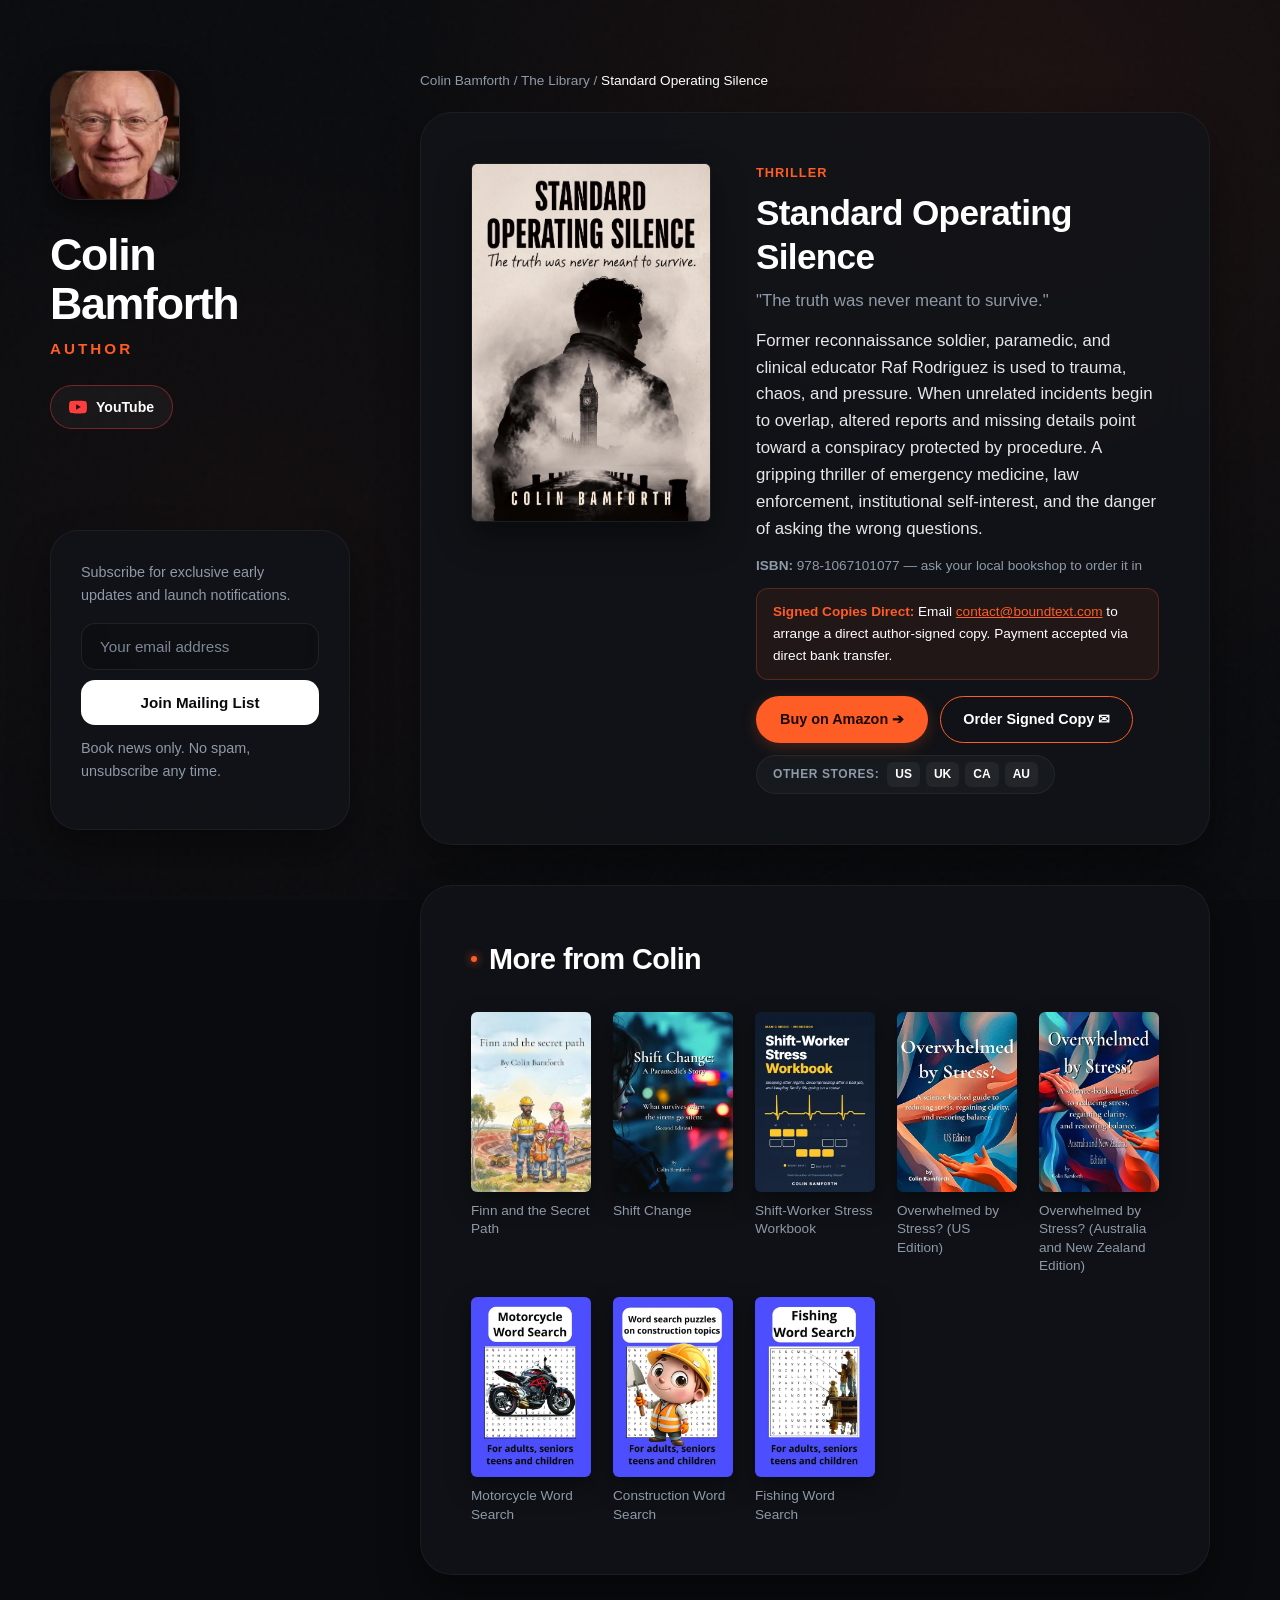
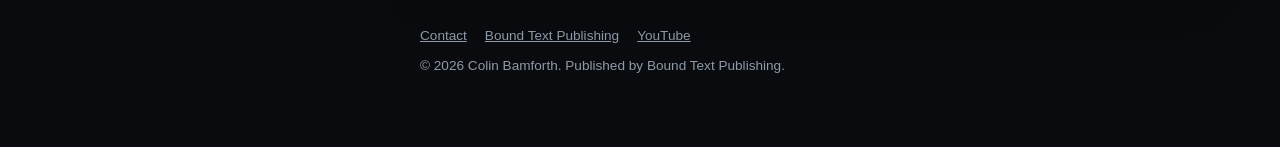
<file: standard-operating-silence/index.html>
<!DOCTYPE html>
<html lang="en">
<head>
    <meta charset="UTF-8">
    <meta name="viewport" content="width=device-width, initial-scale=1.0">

    <title>Standard Operating Silence — Thriller by Colin Bamforth</title>
    <meta name="description" content="Former reconnaissance soldier, paramedic, and clinical educator Raf Rodriguez is used to trauma, chaos, and pressure. When unrelated incidents begin to…">
    <link rel="canonical" href="https://colinbamforth.com/standard-operating-silence/">

    <!-- Open Graph / social sharing -->
    <meta property="og:type" content="book">
    <meta property="og:site_name" content="Colin Bamforth">
    <meta property="og:title" content="Standard Operating Silence by Colin Bamforth">
    <meta property="og:description" content="Former reconnaissance soldier, paramedic, and clinical educator Raf Rodriguez is used to trauma, chaos, and pressure. When unrelated incidents begin to…">
    <meta property="og:url" content="https://colinbamforth.com/standard-operating-silence/">
    <meta property="og:image" content="https://colinbamforth.com/SOS.webp">
    <meta property="og:image:alt" content="Cover of Standard Operating Silence by Colin Bamforth">
    <meta property="book:author" content="https://colinbamforth.com/">
    <meta property="book:isbn" content="9781067101077">
    <meta name="twitter:card" content="summary_large_image">
    <meta name="twitter:title" content="Standard Operating Silence by Colin Bamforth">
    <meta name="twitter:description" content="Former reconnaissance soldier, paramedic, and clinical educator Raf Rodriguez is used to trauma, chaos, and pressure. When unrelated incidents begin to…">
    <meta name="twitter:image" content="https://colinbamforth.com/SOS.webp">
    <meta name="theme-color" content="#0a0b0e">

    <link rel="stylesheet" href="/style.css">
    <link rel="preconnect" href="https://ipapi.co" crossorigin>
    <link rel="icon" type="image/svg+xml" href="data:image/svg+xml,<svg xmlns='http://www.w3.org/2000/svg' viewBox='0 0 100 100'><rect width='100' height='100' rx='30' fill='%230a0b0e'/><text x='50%' y='68%' font-family='-apple-system, BlinkMacSystemFont, sans-serif' font-weight='900' font-size='48' fill='%23ffffff' text-anchor='middle'>C<tspan fill='%23ff5c26'>B</tspan></text></svg>">
</head>
<body>
    <a class="skip-link" href="#main">Skip to content</a>

    <div class="wrapper">

        <aside class="left-panel">
            <div class="profile-section">
                <a class="profile-frame" href="/" aria-label="Colin Bamforth home"><img src="/Colin.webp" alt="Portrait of author Colin Bamforth"
                         width="130" height="130" fetchpriority="high" decoding="async"></a>
                <p class="site-name"><a href="/">Colin Bamforth</a></p>
                <p class="tagline">Author</p>
                <nav class="social-links" aria-label="Colin Bamforth elsewhere">
                    <a class="social-btn youtube"
                       href="https://www.youtube.com/@Colin-Bamforth"
                       target="_blank" rel="noopener noreferrer me">
                        <svg width="18" height="18" viewBox="0 0 24 24" aria-hidden="true" focusable="false">
                            <path d="M23.5 6.2a3 3 0 0 0-2.1-2.1C19.5 3.5 12 3.5 12 3.5s-7.5 0-9.4.6A3 3 0 0 0 .5 6.2C0 8.1 0 12 0 12s0 3.9.5 5.8a3 3 0 0 0 2.1 2.1c1.9.6 9.4.6 9.4.6s7.5 0 9.4-.6a3 3 0 0 0 2.1-2.1c.5-1.9.5-5.8.5-5.8s0-3.9-.5-5.8zM9.5 15.6V8.4l6.3 3.6-6.3 3.6z"/>
                        </svg>
                        <span>YouTube</span>
                    </a>
                </nav>
            </div>

            <div class="newsletter-box">
                <p>Subscribe for exclusive early updates and launch notifications.</p>
                <form id="newsletter-form" novalidate>
                    <div class="form-group">
                        <label class="visually-hidden" for="newsletter-email">Your email address</label>
                        <input type="email" id="newsletter-email" name="email"
                               placeholder="Your email address"
                               autocomplete="email" required>
                        <button type="submit" class="submit-btn">Join Mailing List</button>
                    </div>
                    <p class="form-status" id="newsletter-status" role="status" aria-live="polite"></p>
                </form>
                <p class="privacy-note">Book news only. No spam, unsubscribe any time.</p>
            </div>
        </aside>

        <main class="right-stream" id="main">

            <nav class="crumbs" aria-label="Breadcrumb">
                <a href="/">Colin Bamforth</a> <span aria-hidden="true">/</span> <a href="/#library-heading">The Library</a> <span aria-hidden="true">/</span> <span aria-current="page">Standard Operating Silence</span>
            </nav>

            <article class="content-card book-feature">
                <div class="book-cover-wrap">
                    <img src="/SOS.webp" alt="Cover of Standard Operating Silence by Colin Bamforth" width="534" height="800" fetchpriority="high" decoding="async">
                </div>
                <div class="book-details">
                    <div>
                        <p class="book-genre">Thriller</p>
                        <h1 class="book-title">Standard Operating Silence</h1>
                        <p class="book-subtitle">"The truth was never meant to survive."</p>
                        <p class="book-desc">Former reconnaissance soldier, paramedic, and clinical educator Raf Rodriguez is used to trauma, chaos, and pressure. When unrelated incidents begin to overlap, altered reports and missing details point toward a conspiracy protected by procedure. A gripping thriller of emergency medicine, law enforcement, institutional self-interest, and the danger of asking the wrong questions.</p>
                        <p class="isbn-note"><strong>ISBN:</strong> 978-1067101077 — ask your local bookshop to order it in</p>
                        <div class="direct-signed-box">
<strong>Signed Copies Direct:</strong> Email <a href="mailto:contact@boundtext.com?subject=Signed%20Copy%20Request%20-%20Standard%20Operating%20Silence">contact@boundtext.com</a> to arrange a direct author-signed copy. Payment accepted via direct bank transfer.
                                </div>
                    </div>
                    <div class="purchase-actions">
                        <a class="amazon-link amazon-btn" data-asin="B0HDMKSXN3" href="https://www.amazon.com.au/dp/B0HDMKSXN3" rel="noopener noreferrer nofollow" target="_blank">Buy on Amazon ➔</a>
<a class="signed-btn" href="mailto:contact@boundtext.com?subject=Signed%20Copy%20Request%20-%20Standard%20Operating%20Silence&amp;body=Hi%20Colin,%0A%0AI%20would%20like%20to%20order%20a%20signed%20copy%20of%20Standard%20Operating%20Silence.%20Please%20send%20payment%20details%20for%20direct%20bank%20transfer.%0A%0AThank%20you!">Order Signed Copy ✉</a>
<div class="alt-markets-inline">
<span class="alt-market-title">Other stores:</span>
<div class="alt-market-links">
<a aria-label="Buy Standard Operating Silence on Amazon US" href="https://www.amazon.com/dp/B0HDMKSXN3" rel="noopener noreferrer nofollow" target="_blank">US</a>
<a aria-label="Buy Standard Operating Silence on Amazon UK" href="https://www.amazon.co.uk/dp/B0HDMKSXN3" rel="noopener noreferrer nofollow" target="_blank">UK</a>
<a aria-label="Buy Standard Operating Silence on Amazon Canada" href="https://www.amazon.ca/dp/B0HDMKSXN3" rel="noopener noreferrer nofollow" target="_blank">CA</a>
<a aria-label="Buy Standard Operating Silence on Amazon Australia" href="https://www.amazon.com.au/dp/B0HDMKSXN3" rel="noopener noreferrer nofollow" target="_blank">AU</a>
</div>
</div>
                    </div>
                </div>
            </article>

            <section class="content-card" aria-labelledby="more-heading">
                <h2 id="more-heading">More from Colin</h2>
                <div class="more-grid">
                    <a class="more-tile" href="/finn-and-the-secret-path/">
                        <img src="/finn-and-the-secret-path.webp" alt="" width="534" height="800" loading="lazy" decoding="async">
                        <span>Finn and the Secret Path</span>
                    </a>
                    <a class="more-tile" href="/shift-change/">
                        <img src="/shift-change.webp" alt="" width="534" height="800" loading="lazy" decoding="async">
                        <span>Shift Change</span>
                    </a>
                    <a class="more-tile" href="/shift-worker-stress-workbook/">
                        <img src="/shift-worker-stress-workbook.webp" alt="" width="534" height="800" loading="lazy" decoding="async">
                        <span>Shift-Worker Stress Workbook</span>
                    </a>
                    <a class="more-tile" href="/overwhelmed-by-stress-us/">
                        <img src="/overwhelmed-by-stress-us.webp" alt="" width="534" height="800" loading="lazy" decoding="async">
                        <span>Overwhelmed by Stress? (US Edition)</span>
                    </a>
                    <a class="more-tile" href="/overwhelmed-by-stress-au-nz/">
                        <img src="/overwhelmed-by-stress-au-nz.webp" alt="" width="534" height="800" loading="lazy" decoding="async">
                        <span>Overwhelmed by Stress? (Australia and New Zealand Edition)</span>
                    </a>
                    <a class="more-tile" href="/motorcycle-word-search/">
                        <img src="/motorcycle-word-search.webp" alt="" width="534" height="800" loading="lazy" decoding="async">
                        <span>Motorcycle Word Search</span>
                    </a>
                    <a class="more-tile" href="/construction-word-search/">
                        <img src="/construction-word-search.webp" alt="" width="534" height="800" loading="lazy" decoding="async">
                        <span>Construction Word Search</span>
                    </a>
                    <a class="more-tile" href="/fishing-word-search/">
                        <img src="/fishing-word-search.webp" alt="" width="534" height="800" loading="lazy" decoding="async">
                        <span>Fishing Word Search</span>
                    </a>
                </div>
            </section>

            <footer>
                <nav class="footer-links" aria-label="Footer">
                    <a href="mailto:contact@boundtext.com">Contact</a>
                    <a href="https://boundtext.com" target="_blank" rel="noopener noreferrer">Bound Text Publishing</a>
                    <a href="https://www.youtube.com/@Colin-Bamforth" target="_blank" rel="noopener noreferrer">YouTube</a>
                </nav>
                <p>&copy; 2026 Colin Bamforth. Published by Bound Text Publishing.</p>
            </footer>
        </main>
    </div>

    <script type="application/ld+json">
    {
      "@context": "https://schema.org",
      "@type": "Book",
      "name": "Standard Operating Silence",
      "url": "https://colinbamforth.com/standard-operating-silence/",
      "image": "https://colinbamforth.com/SOS.webp",
      "description": "Former reconnaissance soldier, paramedic, and clinical educator Raf Rodriguez is used to trauma, chaos, and pressure. When unrelated incidents begin to overlap, altered reports and missing details point toward a conspiracy protected by procedure. A gripping thriller of emergency medicine, law enforcement, institutional self-interest, and the danger of asking the wrong questions.",
      "inLanguage": "en",
      "genre": "Thriller",
      "author": {
        "@type": "Person",
        "name": "Colin Bamforth",
        "url": "https://colinbamforth.com/"
      },
      "isbn": "9781067101077",
      "bookFormat": "https://schema.org/Paperback",
      "publisher": {
        "@type": "Organization",
        "name": "Bound Text Publishing",
        "url": "https://boundtext.com"
      }
    }
    </script>
    <script type="application/ld+json">
    {
      "@context": "https://schema.org",
      "@type": "BreadcrumbList",
      "itemListElement": [
        {
          "@type": "ListItem",
          "position": 1,
          "name": "Colin Bamforth",
          "item": "https://colinbamforth.com/"
        },
        {
          "@type": "ListItem",
          "position": 2,
          "name": "Standard Operating Silence",
          "item": "https://colinbamforth.com/standard-operating-silence/"
        }
      ]
    }
    </script>

    <script>
        /* --- Amazon regional storefront routing ---------------------------
           Rewrites the main "Buy on Amazon" button to the visitor's local
           store. Result is cached for the session so repeat visits don't
           hit the geolocation API again. Fails silently to amazon.com. */
        (function () {
            var regionMap = {
                'US': 'com', 'GB': 'co.uk', 'UK': 'co.uk', 'CA': 'ca',
                'AU': 'com.au', 'NZ': 'com.au', 'DE': 'de', 'FR': 'fr',
                'JP': 'co.jp', 'IN': 'in', 'BR': 'com.br', 'MX': 'com.mx',
                'IT': 'it', 'ES': 'es', 'NL': 'nl', 'SE': 'se', 'PL': 'pl',
                'IE': 'co.uk', 'SG': 'sg', 'AE': 'ae'
            };

            function applyStore(ext) {
                document.querySelectorAll('.amazon-link').forEach(function (link) {
                    var asin = link.getAttribute('data-asin');
                    if (asin) link.href = 'https://www.amazon.' + ext + '/dp/' + asin;
                });
            }

            async function detectStore() {
                var cached = null;
                try { cached = sessionStorage.getItem('cb_amazon_ext'); } catch (e) {}
                if (cached) { applyStore(cached); return; }

                var ext = 'com';
                try {
                    var controller = new AbortController();
                    var timer = setTimeout(function () { controller.abort(); }, 2500);
                    var res = await fetch('https://ipapi.co/json/', { signal: controller.signal });
                    clearTimeout(timer);
                    if (res.ok) {
                        var data = await res.json();
                        if (data && regionMap[data.country_code]) ext = regionMap[data.country_code];
                    }
                } catch (e) {
                    /* offline, blocked, or rate-limited — fall back to .com */
                }
                try { sessionStorage.setItem('cb_amazon_ext', ext); } catch (e) {}
                applyStore(ext);
            }

            if (document.readyState === 'loading') {
                document.addEventListener('DOMContentLoaded', detectStore);
            } else {
                detectStore();
            }
        })();
    </script>
    <script src="/script.js" defer></script>
</body>
</html>
</file>
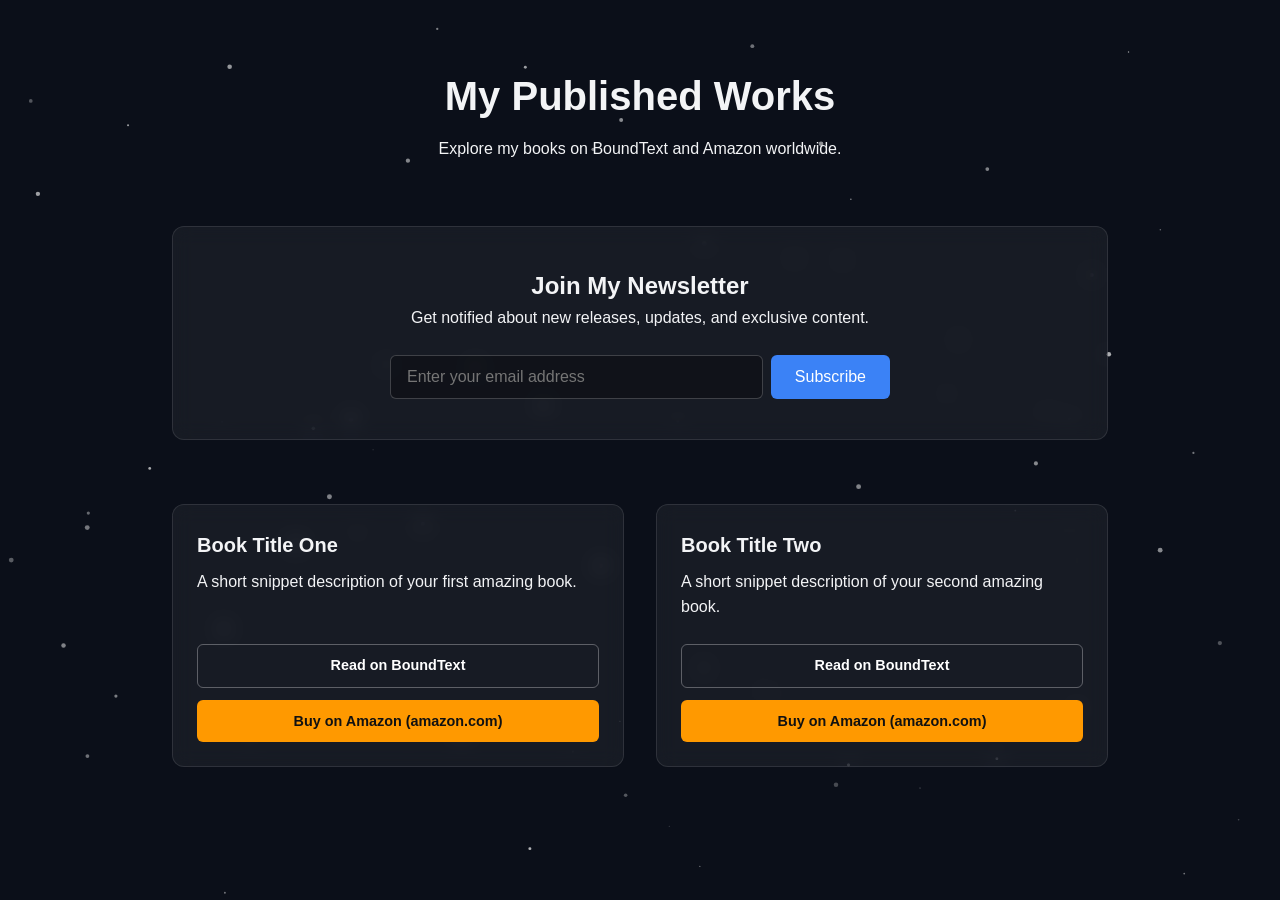
<file: Author website.html>
<!DOCTYPE html>
<html lang="en">
<head>
    <meta charset="UTF-8">
    <meta name="viewport" content="width=device-width, initial-scale=1.0">
    <title>My Books - Author Portfolio</title>
    <style>
        :root {
            --bg-color: #0b0f19;
            --text-color: #f3f4f6;
            --accent-color: #3b82f6;
            --card-bg: rgba(255, 255, 255, 0.05);
        }

        * {
            box-sizing: border-box;
            margin: 0;
            padding: 0;
        }

        body {
            font-family: -apple-system, BlinkMacSystemFont, "Segoe UI", Roboto, Helvetica, Arial, sans-serif;
            background-color: var(--bg-color);
            color: var(--text-color);
            overflow-x: hidden;
            line-height: 1.6;
        }

        /* Dynamic Background Canvas */
        #bg-canvas {
            position: fixed;
            top: 0;
            left: 0;
            width: 100%;
            height: 100%;
            z-index: -1;
            pointer-events: none;
        }

        header {
            text-align: center;
            padding: 4rem 2rem 2rem;
        }

        header h1 {
            font-size: 2.5rem;
            margin-bottom: 0.5rem;
            font-weight: 700;
        }

        .container {
            max-width: 1000px;
            margin: 0 auto;
            padding: 2rem;
        }

        /* Email Signup Form */
        .signup-section {
            background: var(--card-bg);
            backdrop-filter: blur(10px);
            border: 1px solid rgba(255, 255, 255, 0.1);
            padding: 2.5rem;
            border-radius: 12px;
            text-align: center;
            margin-bottom: 4rem;
        }

        .signup-form {
            display: flex;
            gap: 0.5rem;
            max-width: 500px;
            margin: 1.5rem auto 0;
        }

        .signup-form input[type="email"] {
            flex: 1;
            padding: 0.75rem 1rem;
            border-radius: 6px;
            border: 1px solid rgba(255, 255, 255, 0.2);
            background: rgba(0, 0, 0, 0.3);
            color: #fff;
            font-size: 1rem;
        }

        .signup-form button {
            background: var(--accent-color);
            color: white;
            border: none;
            padding: 0.75rem 1.5rem;
            border-radius: 6px;
            font-size: 1rem;
            cursor: pointer;
            transition: background 0.2s;
        }

        .signup-form button:hover {
            background: #2563eb;
        }

        /* Books Grid */
        .books-grid {
            display: grid;
            grid-template-columns: repeat(auto-fit, minmax(280px, 1fr));
            gap: 2rem;
        }

        .book-card {
            background: var(--card-bg);
            backdrop-filter: blur(10px);
            border: 1px solid rgba(255, 255, 255, 0.1);
            border-radius: 12px;
            padding: 1.5rem;
            display: flex;
            flex-direction: column;
            justify-content: space-between;
            transition: transform 0.2s;
        }

        .book-card:hover {
            transform: translateY(-5px);
        }

        .book-title {
            font-size: 1.25rem;
            margin-bottom: 0.5rem;
        }

        .links-container {
            margin-top: 1.5rem;
            display: flex;
            flex-direction: column;
            gap: 0.75rem;
        }

        .btn {
            display: block;
            text-align: center;
            padding: 0.6rem;
            border-radius: 6px;
            text-decoration: none;
            font-size: 0.9rem;
            font-weight: 600;
        }

        .btn-boundtext {
            background: transparent;
            color: #fff;
            border: 1px solid rgba(255, 255, 255, 0.3);
        }

        .btn-boundtext:hover {
            background: rgba(255, 255, 255, 0.1);
        }

        .btn-amazon {
            background: #ff9900;
            color: #111;
        }

        .btn-amazon:hover {
            background: #e68a00;
        }

        @media (max-width: 600px) {
            .signup-form {
                flex-direction: column;
            }
        }
    </style>
</head>
<body>

    <canvas id="bg-canvas"></canvas>

    <header>
        <h1>My Published Works</h1>
        <p>Explore my books on BoundText and Amazon worldwide.</p>
    </header>

    <div class="container">
        <section class="signup-section">
            <h2>Join My Newsletter</h2>
            <p>Get notified about new releases, updates, and exclusive content.</p>
            <form class="signup-form" id="newsletterForm">
                <input type="email" id="emailInput" placeholder="Enter your email address" required>
                <button type="submit">Subscribe</button>
            </form>
            <p id="formMessage" style="margin-top: 1rem; display: none;"></p>
        </section>

        <main class="books-grid" id="booksGrid">
            </main>
    </div>

    <script>
        // 1. LIGHTWEIGHT DYNAMIC BACKGROUND (AntiGravity Style)
        const canvas = document.getElementById('bg-canvas');
        const ctx = canvas.getContext('2d');
        let particles = [];

        function resizeCanvas() {
            canvas.width = window.innerWidth;
            canvas.height = window.innerHeight;
        }
        window.addEventListener('resize', resizeCanvas);
        resizeCanvas();

        class Particle {
            constructor() {
                this.x = Math.random() * canvas.width;
                this.y = Math.random() * canvas.height;
                this.size = Math.random() * 2 + 0.5;
                this.speedY = -(Math.random() * 0.4 + 0.1); // Upward movement
                this.alpha = Math.random() * 0.5 + 0.2;
            }
            update() {
                this.y += this.speedY;
                if (this.y < 0) {
                    this.y = canvas.height;
                    this.x = Math.random() * canvas.width;
                }
            }
            draw() {
                ctx.fillStyle = `rgba(255, 255, 255, ${this.alpha})`;
                ctx.beginPath();
                ctx.arc(this.x, this.y, this.size, 0, Math.PI * 2);
                ctx.fill();
            }
        }

        function initParticles() {
            particles = [];
            const count = Math.min(80, window.innerWidth / 10); // Responsive particle density
            for (let i = 0; i < count; i++) {
                particles.push(new Particle());
            }
        }
        initParticles();

        function animate() {
            ctx.clearRect(0, 0, canvas.width, canvas.height);
            particles.forEach(p => {
                p.update();
                p.draw();
            });
            requestAnimationFrame(animate);
        }
        animate();


        // 2. BOOK DATA & GEOLOCATION AMAZON LINKS
        // Replace these placeholder ASINs and URLs with your actual book details
        const myBooks = [
            {
                title: "Book Title One",
                description: "A short snippet description of your first amazing book.",
                boundtextUrl: "https://boundtext.com/book/example-1",
                asin: "B00XXXXXX1" 
            },
            {
                title: "Book Title Two",
                description: "A short snippet description of your second amazing book.",
                boundtextUrl: "https://boundtext.com/book/example-2",
                asin: "B00XXXXXX2"
            }
        ];

        // Maps country codes to Amazon stores
        const amazonStores = {
            US: 'amazon.com',
            GB: 'amazon.co.uk',
            CA: 'amazon.ca',
            AU: 'amazon.com.au',
            DE: 'amazon.de',
            FR: 'amazon.fr',
            ES: 'amazon.es',
            IT: 'amazon.it',
            JP: 'amazon.co.jp',
            IN: 'amazon.in'
        };

        async function getAmazonStoreTLD() {
            try {
                // Fetch user country via a free, fast geolocation API
                const response = await fetch('https://ipapi.co/json/');
                const data = await response.json();
                const country = data.country_code;
                return amazonStores[country] || 'amazon.com'; // Default to .com if country missing
            } catch (error) {
                console.log("Geolocation failed, defaulting to Amazon.com");
                return 'amazon.com';
            }
        }

        async function renderBooks() {
            const tld = await getAmazonStoreTLD();
            const grid = document.getElementById('booksGrid');
            
            grid.innerHTML = myBooks.map(book => `
                <article class="book-card">
                    <div>
                        <h3 class="book-title">${book.title}</h3>
                        <p>${book.description}</p>
                    </div>
                    <div class="links-container">
                        <a href="${book.boundtextUrl}" target="_blank" class="btn btn-boundtext">Read on BoundText</a>
                        <a href="https://${tld}/dp/${book.asin}" target="_blank" class="btn btn-amazon">Buy on Amazon (${tld})</a>
                    </div>
                </article>
            `).join('');
        }
        renderBooks();


        // 3. EMAIL FORM HANDLER
        document.getElementById('newsletterForm').addEventListener('submit', async function(e) {
            e.preventDefault();
            const email = document.getElementById('emailInput').value;
            const messageEl = document.getElementById('formMessage');

            messageEl.style.display = 'block';
            messageEl.style.color = '#3b82f6';
            messageEl.textContent = 'Submitting...';

            try {
                // NOTE: This currently targets a placeholder endpoint. 
                // Once you choose a email provider, replace this URL with your handling endpoint.
                const response = await fetch('https://your-cloudflare-worker-or-endpoint.workers.dev/signup', {
                    method: 'POST',
                    headers: { 'Content-Type': 'application/json' },
                    body: JSON.stringify({ email: email })
                });

                if (response.ok) {
                    messageEl.style.color = '#10b981';
                    messageEl.textContent = 'Thank you for subscribing!';
                    document.getElementById('emailInput').value = '';
                } else {
                    throw new Error();
                }
            } catch (err) {
                // Form fails safely and alerts user gently
                messageEl.style.color = '#ef4444';
                messageEl.textContent = 'Oops! Something went wrong. Please try again later.';
            }
        });
    </script>
</body>
</html>
</file>
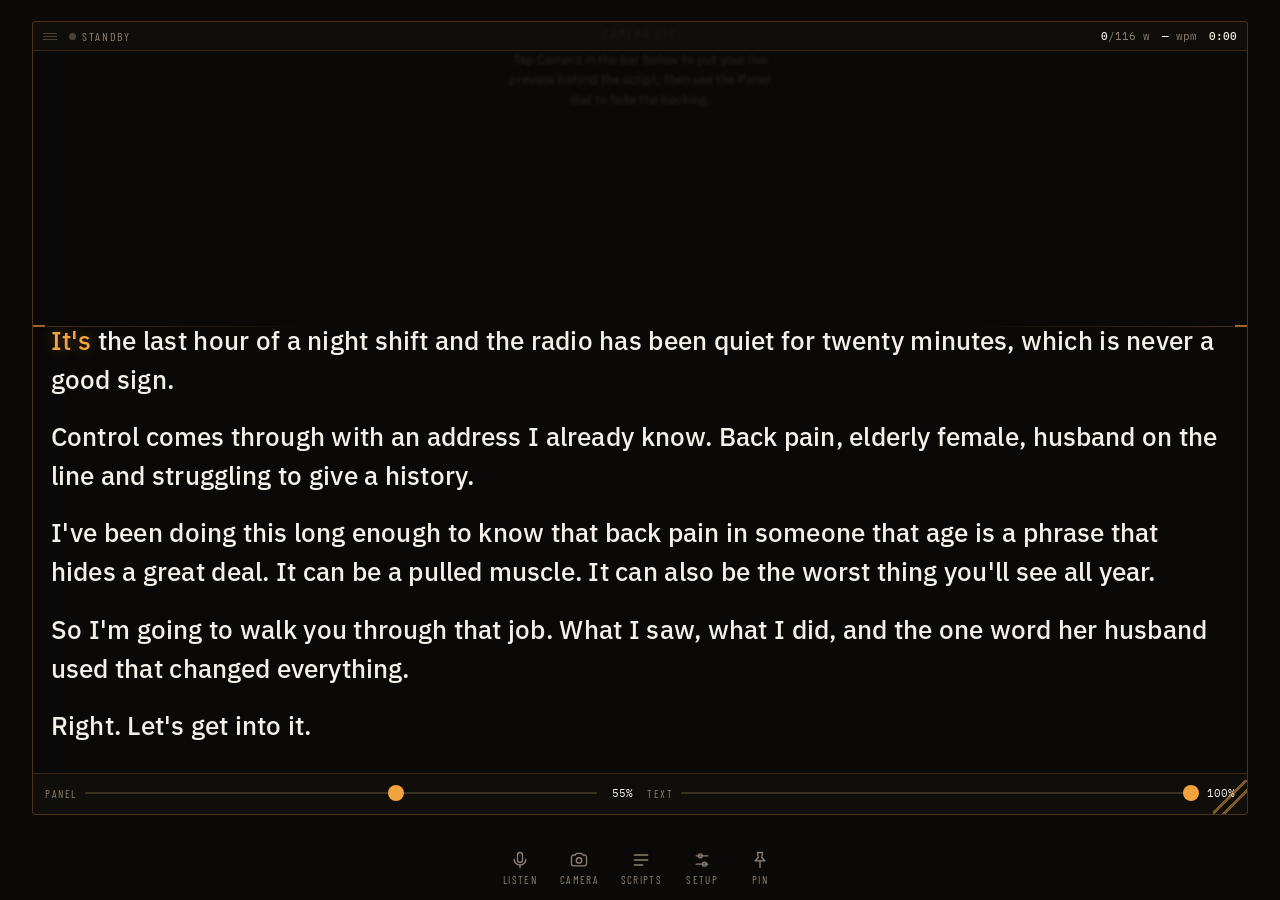
<file: prompter.html>
<!doctype html>
<html lang="en">
<head>
<meta charset="utf-8">
<meta name="viewport" content="width=device-width, initial-scale=1, viewport-fit=cover, maximum-scale=1, user-scalable=no">
<meta name="theme-color" content="#0B0A09">
<meta name="mobile-web-app-capable" content="yes">
<meta name="apple-mobile-web-app-capable" content="yes">
<meta name="apple-mobile-web-app-status-bar-style" content="black-translucent">
<link rel="icon" href="data:image/svg+xml,%3Csvg xmlns='http://www.w3.org/2000/svg' viewBox='0 0 32 32'%3E%3Crect width='32' height='32' rx='6' fill='%230B0A09'/%3E%3Crect x='7' y='11' width='18' height='11' rx='2' fill='none' stroke='%23F2A33C' stroke-width='2'/%3E%3Cpath d='M11 8h4M18 8h4' stroke='%23F2A33C' stroke-width='2' stroke-linecap='round'/%3E%3C/svg%3E">
<style>html,body{margin:0;padding:0}</style>
</head>
<body>
<title>Kerbside Prompter</title>
<link rel="stylesheet" href="https://fonts.googleapis.com/css2?family=Barlow+Condensed:wght@500;600&family=IBM+Plex+Mono:wght@400;500&family=IBM+Plex+Sans:wght@400;500;600&display=swap">
<style>
  :root{
    --ground:#0B0A09;
    --surface:#17140F;
    --surface-2:#221D16;
    --line:#3A3125;
    --ink:#F5F1EA;
    --ink-dim:#8C8172;
    --ink-ghost:#4A4238;
    --amber:#F2A33C;
    --amber-deep:#B9762A;
    --live:#5FD08A;
    --alert:#FF7A66;
    --label:"Barlow Condensed",system-ui,sans-serif;
    --mono:"IBM Plex Mono",ui-monospace,monospace;
    --body:"IBM Plex Sans",system-ui,-apple-system,sans-serif;
  }

  *{box-sizing:border-box}
  html,body{height:100%;margin:0}
  body{
    background:var(--ground);
    color:var(--ink);
    font-family:var(--body);
    overflow:hidden;
    overscroll-behavior:none;
    -webkit-tap-highlight-color:transparent;
  }
  button{font:inherit;color:inherit;background:none;border:none;cursor:pointer}
  :focus-visible{outline:2px solid var(--amber);outline-offset:2px}

  /* ---------- stage ---------- */
  .stage{position:fixed;inset:0;background:var(--ground);overflow:hidden}
  #cam{position:absolute;inset:0;width:100%;height:100%;object-fit:cover;display:none;background:#000}
  #cam.on{display:block}
  #cam.mirrored{transform:scaleX(-1)}
  .noCam{
    position:absolute;left:0;right:0;top:0;display:grid;justify-items:center;gap:8px;text-align:center;
    padding:26px 24px 0;color:var(--ink-ghost);
  }
  .noCam .eyebrow{font-family:var(--label);text-transform:uppercase;letter-spacing:.16em;font-size:13px;color:var(--ink-ghost)}
  .noCam p{margin:0;font-size:13px;max-width:34ch;line-height:1.55;color:var(--ink-ghost)}
  .stage.camOn .noCam{display:none}

  /* ---------- prompt panel ---------- */
  .panel{
    position:absolute;
    display:flex;flex-direction:column;
    border:1px solid rgba(242,163,60,.28);
    border-radius:4px;
    background:rgba(11,10,9,var(--scrim,.55));
    backdrop-filter:blur(1.5px);
    touch-action:none;
    min-width:220px;min-height:180px;
    overflow:hidden;
  }
  .panel.pinned{border-color:rgba(242,163,60,.14)}

  .head{
    display:flex;align-items:center;gap:12px;
    padding:7px 10px;
    border-bottom:1px solid rgba(242,163,60,.16);
    background:rgba(23,20,15,.5);
    cursor:grab;flex:none;
  }
  .panel.pinned .head{cursor:default}
  .head:active{cursor:grabbing}
  .grip{display:flex;flex-direction:column;gap:2px;flex:none}
  .grip i{display:block;width:14px;height:1px;background:var(--ink-ghost)}
  .panel.pinned .grip{opacity:.25}

  .status{display:flex;align-items:center;gap:6px;flex:none}
  .pip{width:7px;height:7px;border-radius:50%;background:var(--ink-ghost);flex:none}
  .pip.live{background:var(--live);box-shadow:0 0 8px rgba(95,208,138,.7);animation:breathe 2.4s ease-in-out infinite}
  .pip.drift{background:var(--amber);box-shadow:0 0 8px rgba(242,163,60,.7)}
  @keyframes breathe{0%,100%{opacity:1}50%{opacity:.35}}
  @media (prefers-reduced-motion:reduce){.pip.live{animation:none}}
  .state{
    font-family:var(--label);text-transform:uppercase;letter-spacing:.14em;
    font-size:12px;color:var(--ink-dim);white-space:nowrap;
  }
  .state.drift{color:var(--amber)}

  .readout{margin-left:auto;display:flex;gap:12px;font-family:var(--mono);font-size:11px;color:var(--ink-dim);font-variant-numeric:tabular-nums}
  .readout b{font-weight:500;color:var(--ink)}
  .readout span{white-space:nowrap}
  @media (max-width:420px){.readout .opt{display:none}}

  /* ---------- reader ---------- */
  .reader{position:relative;flex:1;overflow:hidden;padding:0 18px}
  .reader.mirror .inner{transform-origin:center}
  .inner{position:relative;will-change:transform}
  .pad{height:0}
  .script{
    font-size:var(--fs,30px);
    line-height:var(--lh,1.5);
    font-weight:500;
    letter-spacing:.005em;
    word-spacing:.02em;
  }
  .w{color:var(--ink);opacity:var(--textOp,1);transition:color .18s ease,opacity .18s ease}
  .w.past{color:var(--ink-ghost);opacity:calc(var(--textOp,1) * .8)}
  .w.now{color:var(--amber);text-shadow:0 0 14px rgba(242,163,60,.35)}
  .para{display:block;height:.7em}

  .readline{
    position:absolute;left:0;right:0;top:38%;pointer-events:none;
    display:flex;align-items:center;justify-content:space-between;
  }
  .readline s{display:block;width:12px;height:2px;background:var(--amber-deep);text-decoration:none;opacity:.85}
  .readline::before{
    content:"";position:absolute;left:14px;right:14px;height:1px;
    background:linear-gradient(90deg,rgba(185,118,42,.35),rgba(185,118,42,0) 22%,rgba(185,118,42,0) 78%,rgba(185,118,42,.35));
  }

  .resize{
    position:absolute;right:0;bottom:0;width:34px;height:34px;
    cursor:nwse-resize;touch-action:none;
    background:
      linear-gradient(135deg,transparent 46%,rgba(242,163,60,.5) 46%,rgba(242,163,60,.5) 52%,transparent 52%),
      linear-gradient(135deg,transparent 62%,rgba(242,163,60,.5) 62%,rgba(242,163,60,.5) 68%,transparent 68%);
  }
  .panel.pinned .resize{display:none}

  /* ---------- opacity strip ---------- */
  .dials{
    display:flex;align-items:center;gap:14px;padding:8px 12px 10px;
    border-top:1px solid rgba(242,163,60,.16);
    background:rgba(23,20,15,.5);flex:none;
  }
  .dial{display:flex;align-items:center;gap:8px;flex:1;min-width:0}
  .dial label{font-family:var(--label);text-transform:uppercase;letter-spacing:.14em;font-size:11px;color:var(--ink-dim);flex:none}
  .dial output{font-family:var(--mono);font-size:11px;color:var(--ink);width:4ch;text-align:right;flex:none;font-variant-numeric:tabular-nums}

  input[type=range]{
    -webkit-appearance:none;appearance:none;width:100%;min-width:0;background:transparent;height:22px;margin:0;
  }
  input[type=range]::-webkit-slider-runnable-track{height:2px;background:var(--line);border-radius:2px}
  input[type=range]::-moz-range-track{height:2px;background:var(--line);border-radius:2px}
  input[type=range]::-webkit-slider-thumb{
    -webkit-appearance:none;width:16px;height:16px;border-radius:50%;
    background:var(--amber);margin-top:-7px;border:none;
  }
  input[type=range]::-moz-range-thumb{width:16px;height:16px;border-radius:50%;background:var(--amber);border:none}

  /* ---------- rail ---------- */
  .rail{
    position:fixed;left:0;right:0;bottom:0;z-index:40;
    display:flex;justify-content:center;gap:2px;
    padding:6px 6px calc(6px + env(safe-area-inset-bottom,0px));
    background:linear-gradient(180deg,rgba(11,10,9,0),rgba(11,10,9,.9) 40%);
  }
  .rail button{
    display:flex;flex-direction:column;align-items:center;gap:3px;
    padding:8px 10px;border-radius:3px;color:var(--ink-dim);min-width:56px;
  }
  .rail button svg{width:20px;height:20px;stroke:currentColor;fill:none;stroke-width:1.6;stroke-linecap:round;stroke-linejoin:round}
  .rail button span{font-family:var(--label);text-transform:uppercase;letter-spacing:.12em;font-size:11px}
  .rail button[aria-pressed=true]{color:var(--amber);background:rgba(242,163,60,.09)}
  .rail button#bListen[aria-pressed=true]{color:var(--live);background:rgba(95,208,138,.09)}

  /* ---------- sheets ---------- */
  .scrim{position:fixed;inset:0;background:rgba(5,4,3,.65);z-index:50;opacity:0;pointer-events:none;transition:opacity .18s ease}
  .scrim.open{opacity:1;pointer-events:auto}
  .sheet{
    position:fixed;left:0;right:0;bottom:0;z-index:60;
    max-height:86vh;display:flex;flex-direction:column;
    background:var(--surface);
    border-top:1px solid var(--line);
    border-radius:10px 10px 0 0;
    transform:translateY(101%);transition:transform .22s cubic-bezier(.2,.7,.3,1);
    padding-bottom:env(safe-area-inset-bottom,0px);
  }
  .sheet.open{transform:translateY(0)}
  @media (prefers-reduced-motion:reduce){.sheet{transition:none}}
  .sheetHead{
    display:flex;align-items:baseline;gap:10px;padding:16px 18px 12px;border-bottom:1px solid var(--line);flex:none;
  }
  .sheetHead h2{
    margin:0;font-family:var(--label);text-transform:uppercase;letter-spacing:.18em;font-size:15px;font-weight:600;color:var(--ink);
  }
  .sheetHead .hint{font-size:12px;color:var(--ink-dim);margin-left:auto}
  .sheetBody{overflow-y:auto;padding:14px 18px 20px;display:flex;flex-direction:column;gap:16px}

  .row{display:flex;align-items:center;gap:12px}
  .row > label{font-family:var(--label);text-transform:uppercase;letter-spacing:.14em;font-size:12px;color:var(--ink-dim);width:9.5em;flex:none}
  .row output{font-family:var(--mono);font-size:12px;width:5ch;text-align:right;flex:none;font-variant-numeric:tabular-nums}

  .seg{display:flex;border:1px solid var(--line);border-radius:3px;overflow:hidden}
  .seg button{
    padding:7px 12px;font-family:var(--label);text-transform:uppercase;letter-spacing:.12em;font-size:12px;color:var(--ink-dim);
  }
  .seg button + button{border-left:1px solid var(--line)}
  .seg button[aria-pressed=true]{background:var(--surface-2);color:var(--amber)}

  .scripts{display:flex;flex-direction:column;gap:1px;background:var(--line);border:1px solid var(--line);border-radius:3px;overflow:hidden}
  .scriptRow{display:flex;align-items:center;gap:10px;background:var(--surface);padding:11px 13px;text-align:left;width:100%}
  .scriptRow[aria-current=true]{background:var(--surface-2)}
  .scriptRow .t{flex:1;min-width:0;overflow:hidden;text-overflow:ellipsis;white-space:nowrap;font-size:14px;font-weight:500}
  .scriptRow[aria-current=true] .t{color:var(--amber)}
  .scriptRow .m{font-family:var(--mono);font-size:11px;color:var(--ink-dim);flex:none;font-variant-numeric:tabular-nums}
  .scriptRow .x{padding:4px 6px;color:var(--ink-ghost);font-size:18px;line-height:1;flex:none}
  .scriptRow .x:hover{color:var(--alert)}

  .btnRow{display:flex;gap:8px;flex-wrap:wrap}
  .btn{
    padding:9px 15px;border:1px solid var(--line);border-radius:3px;
    font-family:var(--label);text-transform:uppercase;letter-spacing:.14em;font-size:12px;color:var(--ink);
  }
  .btn.primary{background:var(--amber);color:#1A1206;border-color:var(--amber);font-weight:600}
  .btn.ghost{color:var(--ink-dim)}

  input[type=text],textarea{
    width:100%;background:var(--ground);color:var(--ink);
    border:1px solid var(--line);border-radius:3px;padding:11px 12px;
    font-family:var(--body);font-size:15px;line-height:1.55;
  }
  textarea{min-height:38vh;resize:vertical}
  input[type=text]{font-weight:500}

  .note{font-size:12.5px;line-height:1.6;color:var(--ink-dim);margin:0}
  .note b{color:var(--ink);font-weight:500}
  .note code{font-family:var(--mono);font-size:11.5px;color:var(--amber)}

  .banner{
    position:fixed;left:12px;right:12px;top:calc(12px + env(safe-area-inset-top,0px));z-index:70;
    background:var(--surface-2);border:1px solid var(--line);border-left:2px solid var(--alert);
    border-radius:3px;padding:11px 13px;font-size:12.5px;line-height:1.55;color:var(--ink);
    display:none;
  }
  .banner.show{display:block}
  .banner button{float:right;margin-left:12px;color:var(--ink-dim);font-size:16px;line-height:1}
</style>

<div class="stage" id="stage">
  <video id="cam" playsinline muted autoplay></video>
  <div class="noCam">
    <div class="eyebrow">Camera off</div>
    <p>Tap Camera in the bar below to put your live preview behind the script, then use the Panel dial to fade the backing.</p>
  </div>

  <section class="panel" id="panel" aria-label="Prompt panel">
    <div class="head" id="head">
      <div class="grip" aria-hidden="true"><i></i><i></i><i></i></div>
      <div class="status">
        <span class="pip" id="pip"></span>
        <span class="state" id="stateLbl">Standby</span>
      </div>
      <div class="readout">
        <span><b id="rProg">0</b>/<span id="rTotal">0</span> w</span>
        <span class="opt"><b id="rWpm">—</b> wpm</span>
        <span class="opt"><b id="rClock">0:00</b></span>
      </div>
    </div>

    <div class="reader" id="reader">
      <div class="readline" aria-hidden="true"><s></s><s></s></div>
      <div class="inner" id="inner">
        <div class="pad" id="padTop"></div>
        <div class="script" id="script"></div>
        <div class="pad" id="padBot"></div>
      </div>
    </div>

    <div class="dials">
      <div class="dial">
        <label for="dPanel">Panel</label>
        <input type="range" id="dPanel" min="0" max="90" value="55" aria-label="Panel backing opacity">
        <output id="oPanel">55%</output>
      </div>
      <div class="dial">
        <label for="dText">Text</label>
        <input type="range" id="dText" min="25" max="100" value="100" aria-label="Text opacity">
        <output id="oText">100%</output>
      </div>
    </div>

    <div class="resize" id="resize" role="separator" aria-label="Resize panel"></div>
  </section>
</div>

<nav class="rail">
  <button id="bListen" aria-pressed="false">
    <svg viewBox="0 0 24 24"><path d="M12 3a3 3 0 0 0-3 3v6a3 3 0 0 0 6 0V6a3 3 0 0 0-3-3z"/><path d="M5 11a7 7 0 0 0 14 0"/><path d="M12 18v3"/></svg>
    <span>Listen</span>
  </button>
  <button id="bCam" aria-pressed="false">
    <svg viewBox="0 0 24 24"><path d="M3 8.5A2.5 2.5 0 0 1 5.5 6h2L9 4h6l1.5 2h2A2.5 2.5 0 0 1 21 8.5v8A2.5 2.5 0 0 1 18.5 19h-13A2.5 2.5 0 0 1 3 16.5z"/><circle cx="12" cy="12.5" r="3.2"/></svg>
    <span>Camera</span>
  </button>
  <button id="bScripts" aria-pressed="false">
    <svg viewBox="0 0 24 24"><path d="M4 6h16"/><path d="M4 12h16"/><path d="M4 18h10"/></svg>
    <span>Scripts</span>
  </button>
  <button id="bSet" aria-pressed="false">
    <svg viewBox="0 0 24 24"><path d="M5 7h14"/><path d="M5 17h14"/><circle cx="10" cy="7" r="2.4"/><circle cx="15" cy="17" r="2.4"/></svg>
    <span>Setup</span>
  </button>
  <button id="bPin" aria-pressed="false">
    <svg viewBox="0 0 24 24"><path d="M9 3h6l-1 6 4 4H6l4-4z"/><path d="M12 13v8"/></svg>
    <span>Pin</span>
  </button>
</nav>

<div class="scrim" id="scrim"></div>

<section class="sheet" id="setSheet" aria-label="Setup" role="dialog">
  <div class="sheetHead"><h2>Setup</h2><span class="hint">Saved on this phone</span></div>
  <div class="sheetBody">
    <div class="row">
      <label for="sFs">Text size</label>
      <input type="range" id="sFs" min="18" max="72" value="30">
      <output id="oFs">30</output>
    </div>
    <div class="row">
      <label for="sLh">Line spacing</label>
      <input type="range" id="sLh" min="115" max="220" value="150">
      <output id="oLh">1.50</output>
    </div>
    <div class="row">
      <label for="sRl">Read line</label>
      <input type="range" id="sRl" min="15" max="70" value="38">
      <output id="oRl">38%</output>
    </div>
    <div class="row">
      <label>Mirror text</label>
      <div class="seg" id="segMirror">
        <button data-v="0" aria-pressed="true">Normal</button>
        <button data-v="1" aria-pressed="false">Flipped</button>
      </div>
    </div>
    <div class="row">
      <label>Camera</label>
      <div class="seg" id="segFacing">
        <button data-v="user" aria-pressed="true">Front</button>
        <button data-v="environment" aria-pressed="false">Rear</button>
      </div>
    </div>
    <div class="row">
      <label>Panel size</label>
      <div class="seg" id="segSize">
        <button data-v="95" aria-pressed="true">95%</button>
        <button data-v="75" aria-pressed="false">75%</button>
        <button data-v="55" aria-pressed="false">55%</button>
      </div>
    </div>
    <div class="row">
      <label>Re-entry match</label>
      <div class="seg" id="segRun">
        <button data-v="2" aria-pressed="false">2 words</button>
        <button data-v="3" aria-pressed="true">3 words</button>
        <button data-v="4" aria-pressed="false">4 words</button>
      </div>
    </div>
    <div class="row">
      <label>Fallback scroll</label>
      <div class="seg" id="segAuto">
        <button data-v="0" aria-pressed="true">Off</button>
        <button data-v="1" aria-pressed="false">On</button>
      </div>
    </div>
    <div class="row">
      <label for="sSpeed">Scroll speed</label>
      <input type="range" id="sSpeed" min="10" max="120" value="42">
      <output id="oSpeed">42</output>
    </div>
    <p class="note"><b>Panel size</b> snaps the box to that share of the screen, clear of this bar. Dragging the corner still gives you any size you like.</p>
    <p class="note"><b>Moving the text by hand:</b> drag up or down anywhere on the script, or use the scroll wheel, or the <code>↑ ↓</code> and <code>PgUp PgDn</code> keys. Wherever you stop, the marker takes the word on the read line and carries on listening from there. A single tap still jumps straight to that word.</p>
    <p class="note"><b>Off script?</b> Say what you like — the prompter holds its place and the marker turns amber. It will only jump ahead once you have said <b>three consecutive words</b> from the script in order, so a stray "which" or "never" on its own moves nothing. Raise it to 4 if you still get false jumps, drop it to 2 if re-entry feels sluggish.</p>
    <p class="note"><b>Keep it handy:</b> in Chrome, menu → <code>Add to Home screen</code>. It opens full-screen without the address bar, and the screen is held awake while you're listening.</p>
  </div>
</section>

<section class="sheet" id="scrSheet" aria-label="Scripts" role="dialog">
  <div class="sheetHead"><h2>Scripts</h2><span class="hint" id="scrHint"></span></div>
  <div class="sheetBody">
    <div class="scripts" id="scriptList"></div>
    <div class="btnRow">
      <button class="btn primary" id="bNew">New script</button>
      <button class="btn" id="bEdit">Edit current</button>
    </div>
  </div>
</section>

<section class="sheet" id="edSheet" aria-label="Edit script" role="dialog">
  <div class="sheetHead"><h2>Edit</h2><span class="hint">Blank line = paragraph break</span></div>
  <div class="sheetBody">
    <input type="text" id="edTitle" placeholder="Script title" autocomplete="off">
    <textarea id="edBody" placeholder="Paste or type your script here." spellcheck="false"></textarea>
    <div class="btnRow">
      <button class="btn primary" id="bSave">Save</button>
      <button class="btn ghost" id="bCancel">Cancel</button>
    </div>
  </div>
</section>

<div class="banner" id="banner"><button id="bannerX" aria-label="Dismiss">&times;</button><span id="bannerTxt"></span></div>

<script>
(function(){
  "use strict";

  /* ============ storage ============ */
  var KEY_S = "kerbside.scripts.v1", KEY_C = "kerbside.cfg.v1";
  function load(k, fb){ try{ var v = localStorage.getItem(k); return v ? JSON.parse(v) : fb; }catch(e){ return fb; } }
  function save(k, v){ try{ localStorage.setItem(k, JSON.stringify(v)); }catch(e){} }

  var SAMPLE = "It's the last hour of a night shift and the radio has been quiet for twenty minutes, which is never a good sign.\n\nControl comes through with an address I already know. Back pain, elderly female, husband on the line and struggling to give a history.\n\nI've been doing this long enough to know that back pain in someone that age is a phrase that hides a great deal. It can be a pulled muscle. It can also be the worst thing you'll see all year.\n\nSo I'm going to walk you through that job. What I saw, what I did, and the one word her husband used that changed everything.\n\nRight. Let's get into it.";

  var scripts = load(KEY_S, null);
  if(!scripts || !scripts.length){
    scripts = [{ id:"s1", title:"Sample — Night shift", body:SAMPLE, updated:Date.now() }];
    save(KEY_S, scripts);
  }
  var cfg = load(KEY_C, {});
  var D = { fs:26, lh:150, rl:38, mirror:0, facing:"user", auto:0, speed:42, panelOp:55, textOp:100, pinned:0, run:3, size:95, geom:null, current:scripts[0].id };
  for(var k in D){ if(!(k in cfg)) cfg[k] = D[k]; }

  /* ============ elements ============ */
  var $ = function(id){ return document.getElementById(id); };
  var stage=$("stage"), panel=$("panel"), head=$("head"), reader=$("reader"), inner=$("inner"),
      scriptEl=$("script"), cam=$("cam"), pip=$("pip"), stateLbl=$("stateLbl"),
      rProg=$("rProg"), rTotal=$("rTotal"), rWpm=$("rWpm"), rClock=$("rClock"),
      resize=$("resize"), scrim=$("scrim"), banner=$("banner"), bannerTxt=$("bannerTxt");

  /* ============ script tokenising ============ */
  var words = [];      // {text, norm, el}
  var cursor = 0;

  function normWord(w){ return w.toLowerCase().replace(/[‘’]/g,"'").replace(/[^a-z0-9']/g,""); }

  function renderScript(text){
    scriptEl.textContent = "";
    words = [];
    var paras = text.split(/\n\s*\n/);
    var frag = document.createDocumentFragment();
    for(var p=0;p<paras.length;p++){
      var toks = paras[p].replace(/\s+/g," ").trim().split(" ");
      for(var i=0;i<toks.length;i++){
        if(!toks[i]) continue;
        var sp = document.createElement("span");
        sp.className = "w";
        sp.textContent = toks[i];
        sp.dataset.i = words.length;
        frag.appendChild(sp);
        frag.appendChild(document.createTextNode(" "));
        words.push({ text:toks[i], norm:normWord(toks[i]), el:sp });
      }
      if(p < paras.length-1){
        var br = document.createElement("span");
        br.className = "para";
        frag.appendChild(br);
      }
    }
    scriptEl.appendChild(frag);
    rTotal.textContent = words.length;
    setCursor(0, true);
  }

  function paintCursor(prev){
    var lo = Math.max(0, Math.min(prev, cursor) - 2);
    var hi = Math.min(words.length, Math.max(prev, cursor) + 2);
    for(var i=lo;i<hi;i++){
      var c = "w";
      if(i < cursor) c += " past";
      else if(i === cursor) c += " now";
      words[i].el.className = c;
    }
  }

  function sizePads(){
    var h = reader.clientHeight || 300;
    $("padTop").style.height = Math.round(h * (cfg.rl/100)) + "px";
    $("padBot").style.height = Math.round(h * (1 - cfg.rl/100) + 40) + "px";
  }

  var targetY = 0, curY = 0, raf = null;
  function setCursor(i, instant){
    var prev = cursor;
    cursor = Math.max(0, Math.min(words.length, i));
    paintCursor(prev);
    rProg.textContent = cursor;
    var w = words[Math.min(cursor, words.length-1)];
    if(!w) return;
    var line = reader.clientHeight * (cfg.rl/100);
    targetY = Math.max(0, w.el.offsetTop - line);
    if(instant){ curY = targetY; apply(); } else tick();
  }
  function apply(){ inner.style.transform = "translate3d(0," + (-curY) + "px,0)"; }
  function tick(){
    if(raf) return;
    raf = requestAnimationFrame(function step(){
      raf = null;
      var d = targetY - curY;
      if(Math.abs(d) < 0.4){ curY = targetY; apply(); return; }
      curY += d * 0.16;
      apply();
      tick();
    });
  }

  /* ============ matcher ============ */
  var STOP = {};
  ("a an the and or but of to in is it that this was for on with as at by be are am i you we they he she my your our " +
   "so then there here just like about very really which when what where who how why from into been have has had " +
   "will would could should their them well right okay yeah anyway actually obviously basically know think going thing things quite")
    .split(" ").forEach(function(w){ STOP[w] = 1; });

  function lev(a,b,max){
    if(a===b) return 0;
    var la=a.length, lb=b.length;
    if(Math.abs(la-lb) > max) return max+1;
    var prev = new Array(lb+1), cur = new Array(lb+1), i, j;
    for(j=0;j<=lb;j++) prev[j]=j;
    for(i=1;i<=la;i++){
      cur[0]=i; var best=i;
      for(j=1;j<=lb;j++){
        var cost = a.charCodeAt(i-1)===b.charCodeAt(j-1) ? 0 : 1;
        cur[j] = Math.min(prev[j]+1, cur[j-1]+1, prev[j-1]+cost);
        if(cur[j]<best) best=cur[j];
      }
      if(best > max) return max+1;
      var t=prev; prev=cur; cur=t;
    }
    return prev[lb];
  }

  function same(a,b){
    if(!a || !b) return false;
    if(a === b) return true;
    var n = Math.min(a.length,b.length);
    if(n < 4) return false;
    if(a.slice(0,4) === b.slice(0,4) && Math.abs(a.length-b.length) <= 3) return true;
    return lev(a,b, n >= 7 ? 2 : 1) <= (n >= 7 ? 2 : 1);
  }

  var NEAR = 6, FAR = 80, BEHIND = 8, MAXRUNS = 16, RUNTTL = 4500;
  var misses = 0, runs = [], drift = false;
  var heard = 0, startedAt = 0;

  function strong(t){ return !STOP[t] && t.length >= 4; }

  // A jump further down the script is never made on one word. Candidate positions are
  // opened as "runs", and a run only wins once it has matched cfg.run consecutive
  // spoken words in script order. Say "which" while rambling and nothing moves.
  function feed(tok){
    if(!tok || !words.length) return;
    var n = words.length, j, now = Date.now();

    // 1) extend runs already in progress — the consecutive-words test
    var kept = [], won = -1;
    for(var r = 0; r < runs.length; r++){
      var run = runs[r];
      if(now - run.at > RUNTTL) continue;
      var nx = run.pos + run.len;
      if(nx < n && same(words[nx].norm, tok)){ run.len += 1; run.hits += 1; run.at = now; }
      else if(nx + 1 < n && same(words[nx+1].norm, tok)){ run.len += 2; run.hits += 1; run.at = now; }
      else continue;                                   // broken — this candidate dies
      if(run.hits >= cfg.run){ won = run.pos + run.len - 1; break; }
      kept.push(run);
    }
    if(won >= 0){ runs = []; commit(won); return; }
    runs = kept;

    // 2) ordinary progress — a match within a few words of the marker.
    // Filler ("the", "and", "which") may only nudge the marker one word at a time,
    // strictly in order, and never counts as evidence you are still on script —
    // otherwise a ramble full of common words keeps resetting the off-script test.
    var hit = -1;
    for(j = cursor; j < Math.min(n, cursor + NEAR); j++){
      if(same(words[j].norm, tok)){ hit = j; break; }
    }
    if(hit >= 0){
      if(strong(tok)){ runs = []; commit(hit); return; }
      if(!drift && hit - cursor <= 1){ runs = []; step(hit); return; }
    } else if(strong(tok) && !drift){
      // a short look back, for when you correct yourself and say a line again
      for(j = cursor - 1; j >= Math.max(0, cursor - BEHIND); j--){
        if(same(words[j].norm, tok)){ runs = []; commit(j); return; }
      }
    }

    // 3) further ahead — open candidates, commit nothing
    if(strong(tok)){
      for(j = cursor + NEAR; j < Math.min(n, cursor + FAR) && runs.length < MAXRUNS; j++){
        if(same(words[j].norm, tok)) runs.push({ pos:j, len:1, hits:1, at:now });
      }
    }
    miss();
  }

  // advance without counting as evidence of being on script (filler words)
  function step(i){ heard++; setCursor(i + 1, false); }

  function commit(i){
    heard++;
    misses = 0;
    if(drift){ drift = false; paintState(); }
    setCursor(i + 1, false);
  }
  function miss(){
    misses++;
    if(!drift && misses >= 6){ drift = true; paintState(); }
  }

  function paintState(){
    if(!listening){ pip.className = "pip"; stateLbl.className = "state"; stateLbl.textContent = "Standby"; return; }
    if(drift){ pip.className = "pip drift"; stateLbl.className = "state drift"; stateLbl.textContent = "Off script — holding"; }
    else { pip.className = "pip live"; stateLbl.className = "state"; stateLbl.textContent = "Tracking"; }
  }

  /* ============ speech ============ */
  var SR = window.SpeechRecognition || window.webkitSpeechRecognition;
  var rec = null, listening = false, lastIdx = -1, lastLen = 0, restartAt = 0;

  function startListen(){
    if(!SR){ warn("This browser has no speech recognition. Chrome on Android works; use Fallback scroll in Setup meanwhile."); return; }
    // Ask for the microphone directly first — this is what raises Chrome's permission
    // prompt. Speech recognition on its own often fails silently instead of asking.
    if(navigator.mediaDevices && navigator.mediaDevices.getUserMedia){
      stateLbl.textContent = "Asking for mic…";
      navigator.mediaDevices.getUserMedia({ audio:true }).then(function(s){
        s.getTracks().forEach(function(t){ t.stop(); });
        reallyListen();
      }).catch(function(e){
        paintState();
        if(e.name === "NotAllowedError") warn("Microphone permission denied (NotAllowedError). Click the icon left of the address bar → Microphone → Allow, then reload. On Windows also check Settings → Privacy → Microphone → let desktop apps use it.");
        else if(e.name === "NotFoundError") warn("No microphone found (NotFoundError). Plug one in or check it isn't disabled in your system sound settings.");
        else if(e.name === "NotReadableError") warn("The microphone is busy (NotReadableError) — another app has it open. Close that app and try again.");
        else warn("Microphone unavailable: " + e.name + " — " + (e.message || "no detail"));
      });
      return;
    }
    reallyListen();
  }

  function reallyListen(){
    try{
      rec = new SR();
      rec.continuous = true;
      rec.interimResults = true;
      rec.lang = navigator.language && /^en/.test(navigator.language) ? navigator.language : "en-GB";
      rec.onresult = onResult;
      rec.onerror = function(e){
        if(e.error === "not-allowed"){
          warn("Chrome refused speech recognition (not-allowed) even though the mic is granted. Reload the page and try once more; if it repeats, an extension or policy is blocking it.");
          stopListen();
        } else if(e.error === "service-not-allowed"){
          warn("The speech service is unavailable (service-not-allowed). It needs a connection, and it isn't offered in every region or browser build. Fallback scroll in Setup will drive the text meanwhile.");
          stopListen();
        } else if(e.error === "audio-capture"){
          warn("Lost the microphone (audio-capture). Check nothing else has grabbed it.");
          stopListen();
        } else if(e.error === "network"){
          warn("Speech recognition lost its connection. It runs on Google's servers, so it needs the internet.");
        }
      };
      rec.onend = function(){
        if(!listening) return;
        var now = Date.now();
        if(now - restartAt < 400){ setTimeout(function(){ try{ rec.start(); restartAt = Date.now(); }catch(e){} }, 500); }
        else { try{ rec.start(); restartAt = now; }catch(e){} }
      };
      rec.start();
      restartAt = Date.now();
    }catch(e){ warn("Could not start listening: " + e.message); return; }
    listening = true;
    lastIdx = -1; lastLen = 0; misses = 0; runs = []; drift = false;
    heard = 0; startedAt = Date.now();
    $("bListen").setAttribute("aria-pressed","true");
    paintState();
    wake();
  }

  function stopListen(){
    listening = false;
    if(rec){ try{ rec.onend = null; rec.stop(); }catch(e){} rec = null; }
    $("bListen").setAttribute("aria-pressed","false");
    drift = false;
    paintState();
    unwake();
  }

  function onResult(ev){
    for(var i = ev.resultIndex; i < ev.results.length; i++){
      var txt = ev.results[i][0].transcript || "";
      var toks = txt.toLowerCase().split(/\s+/).map(normWord).filter(Boolean);
      if(i !== lastIdx){ lastIdx = i; lastLen = 0; }
      for(var t = lastLen; t < toks.length; t++) feed(toks[t]);
      lastLen = toks.length;
    }
  }

  /* clock + wpm */
  setInterval(function(){
    if(!listening || !startedAt){ return; }
    var s = Math.floor((Date.now() - startedAt)/1000);
    rClock.textContent = Math.floor(s/60) + ":" + String(s%60).padStart(2,"0");
    rWpm.textContent = s > 8 ? Math.round(heard / (s/60)) : "—";
  }, 1000);

  /* fallback constant scroll */
  var lastT = 0;
  function autoLoop(ts){
    if(cfg.auto){
      if(lastT){
        var dt = (ts - lastT)/1000;
        var max = Math.max(0, inner.offsetHeight - reader.clientHeight * (cfg.rl/100));
        targetY = Math.min(max, targetY + cfg.speed * dt);
        curY = targetY; apply();
      }
      lastT = ts;
    } else lastT = 0;
    requestAnimationFrame(autoLoop);
  }
  requestAnimationFrame(autoLoop);

  /* ============ wake lock ============ */
  var lock = null;
  function wake(){
    if(!navigator.wakeLock) return;
    navigator.wakeLock.request("screen").then(function(l){ lock = l; }).catch(function(){});
  }
  function unwake(){ if(lock){ try{ lock.release(); }catch(e){} lock = null; } }
  document.addEventListener("visibilitychange", function(){
    if(document.visibilityState === "visible" && listening) wake();
  });

  /* ============ camera ============ */
  var stream = null;
  function camOn(){
    if(!navigator.mediaDevices || !navigator.mediaDevices.getUserMedia){ warn("Camera not available in this view."); return; }
    navigator.mediaDevices.getUserMedia({ video:{ facingMode: cfg.facing }, audio:false })
      .then(function(s){
        stream = s; cam.srcObject = s; cam.classList.add("on");
        cam.classList.toggle("mirrored", cfg.facing === "user");
        stage.classList.add("camOn");
        $("bCam").setAttribute("aria-pressed","true");
      })
      .catch(function(e){
        warn("Camera unavailable here (" + e.name + "). Open this page in its own tab and allow the camera, or run the prompter over a plain backing.");
      });
  }
  function camOff(){
    if(stream){ stream.getTracks().forEach(function(t){ t.stop(); }); stream = null; }
    cam.classList.remove("on"); stage.classList.remove("camOn");
    $("bCam").setAttribute("aria-pressed","false");
  }

  function warn(msg){ bannerTxt.textContent = msg; banner.classList.add("show"); }
  $("bannerX").onclick = function(){ banner.classList.remove("show"); };

  /* ============ panel geometry ============ */
  function clampGeom(g){
    var W = window.innerWidth, H = window.innerHeight;
    g.w = Math.max(220, Math.min(g.w, W - 8));
    g.h = Math.max(180, Math.min(g.h, H - 8));
    g.x = Math.max(4, Math.min(g.x, W - g.w - 4));
    g.y = Math.max(4, Math.min(g.y, H - g.h - 4));
    return g;
  }
  // the control rail sits along the bottom, so the panel is sized against the
  // space above it rather than the whole window
  function usableH(){
    var r = document.querySelector(".rail");
    return window.innerHeight - (r ? r.offsetHeight : 60);
  }
  function geomFor(frac){
    var W = window.innerWidth, H = usableH();
    var w = Math.round(W * frac), h = Math.round(H * frac);
    return { x: Math.round((W - w)/2), y: Math.round((H - h)/2), w: w, h: h };
  }
  function writeGeom(){
    var g = cfg.geom;
    panel.style.left = g.x + "px"; panel.style.top = g.y + "px";
    panel.style.width = g.w + "px"; panel.style.height = g.h + "px";
  }
  function snapPanel(pct){
    cfg.size = pct;
    cfg.geom = clampGeom(geomFor(pct/100));
    writeGeom();
    save(KEY_C, cfg);
    sizePads();
    setCursor(cursor, true);
  }
  function placePanel(){
    cfg.geom = clampGeom(cfg.geom || geomFor((cfg.size || 95)/100));
    writeGeom();
  }

  function dragger(handle, mode){
    var s = null;
    handle.addEventListener("pointerdown", function(e){
      if(cfg.pinned) return;
      s = { px:e.clientX, py:e.clientY, g:{ x:cfg.geom.x, y:cfg.geom.y, w:cfg.geom.w, h:cfg.geom.h } };
      handle.setPointerCapture(e.pointerId);
      e.preventDefault();
    });
    handle.addEventListener("pointermove", function(e){
      if(!s) return;
      var dx = e.clientX - s.px, dy = e.clientY - s.py;
      var g = { x:s.g.x, y:s.g.y, w:s.g.w, h:s.g.h };
      if(mode === "move"){ g.x = s.g.x + dx; g.y = s.g.y + dy; }
      else { g.w = s.g.w + dx; g.h = s.g.h + dy; }
      cfg.geom = clampGeom(g);
      panel.style.left = cfg.geom.x + "px"; panel.style.top = cfg.geom.y + "px";
      panel.style.width = cfg.geom.w + "px"; panel.style.height = cfg.geom.h + "px";
    });
    function end(e){ if(!s) return; s = null; cfg.size = 0; save(KEY_C, cfg); sizePads(); setCursor(cursor, true); seg("segSize", String(cfg.size)); }
    handle.addEventListener("pointerup", end);
    handle.addEventListener("pointercancel", end);
  }
  dragger(head, "move");
  dragger(resize, "size");

  /* ---- manual scrolling: drag, wheel, arrow keys ---- */
  function maxScroll(){ return Math.max(0, inner.offsetHeight - reader.clientHeight); }
  function setScroll(y){
    curY = targetY = Math.max(0, Math.min(maxScroll(), y));
    apply();
  }
  function syncCursorToView(){
    if(!words.length) return;
    var line = curY + reader.clientHeight * (cfg.rl/100);
    var best = 0, bestD = Infinity;
    for(var i=0;i<words.length;i++){
      var d = Math.abs(words[i].el.offsetTop - line);
      if(d < bestD){ bestD = d; best = i; }
      else if(words[i].el.offsetTop > line + 200) break;
    }
    var prev = cursor;
    cursor = best;
    paintCursor(prev);
    rProg.textContent = cursor;
    runs = []; misses = 0;
    if(drift){ drift = false; paintState(); }
    targetY = curY;
  }
  var syncTimer = null;
  function scheduleSync(){
    if(syncTimer) clearTimeout(syncTimer);
    syncTimer = setTimeout(function(){ syncTimer = null; syncCursorToView(); }, 320);
  }

  var sc = null, moved = false, suppressClick = false;
  reader.addEventListener("pointerdown", function(e){
    if(e.target && e.target.closest && e.target.closest("input")) return;
    sc = { y:e.clientY, start:curY };
    moved = false;
    try{ reader.setPointerCapture(e.pointerId); }catch(err){}
  });
  reader.addEventListener("pointermove", function(e){
    if(!sc) return;
    var dy = e.clientY - sc.y;
    if(!moved && Math.abs(dy) > 6) moved = true;
    if(moved) setScroll(sc.start - dy);
  });
  function endScroll(){
    if(!sc) return;
    sc = null;
    if(moved){
      suppressClick = true;
      setTimeout(function(){ suppressClick = false; }, 60);
      syncCursorToView();
    }
  }
  reader.addEventListener("pointerup", endScroll);
  reader.addEventListener("pointercancel", endScroll);

  reader.addEventListener("wheel", function(e){
    e.preventDefault();
    setScroll(curY + e.deltaY);
    scheduleSync();
  }, { passive:false });

  document.addEventListener("keydown", function(e){
    if(openSheet) return;
    var t = e.target;
    if(t && (t.tagName === "INPUT" || t.tagName === "TEXTAREA")) return;
    var lineH = cfg.fs * (cfg.lh/100);
    var step = 0;
    if(e.key === "ArrowDown") step = lineH;
    else if(e.key === "ArrowUp") step = -lineH;
    else if(e.key === "PageDown") step = reader.clientHeight * 0.8;
    else if(e.key === "PageUp") step = -reader.clientHeight * 0.8;
    else if(e.key === "Home"){ e.preventDefault(); setScroll(0); scheduleSync(); return; }
    else if(e.key === "End"){ e.preventDefault(); setScroll(maxScroll()); scheduleSync(); return; }
    else return;
    e.preventDefault();
    setScroll(curY + step);
    scheduleSync();
  });

  reader.addEventListener("click", function(e){
    if(suppressClick) return;
    var t = e.target;
    if(t && t.classList && t.classList.contains("w")){
      runs = []; misses = 0;
      if(drift){ drift = false; paintState(); }
      setCursor(parseInt(t.dataset.i,10), false);
    }
  });

  window.addEventListener("resize", function(){ placePanel(); sizePads(); setCursor(cursor, true); });

  /* ============ config wiring ============ */
  function applyCfg(){
    document.documentElement.style.setProperty("--fs", cfg.fs + "px");
    document.documentElement.style.setProperty("--lh", (cfg.lh/100).toFixed(2));
    document.documentElement.style.setProperty("--scrim", (cfg.panelOp/100).toFixed(2));
    document.documentElement.style.setProperty("--textOp", (cfg.textOp/100).toFixed(2));
    document.querySelector(".readline").style.top = cfg.rl + "%";
    sizePads();
    reader.classList.toggle("mirror", !!cfg.mirror);
    inner.style.transform = "";
    scriptEl.style.transform = cfg.mirror ? "scaleX(-1)" : "";
    panel.classList.toggle("pinned", !!cfg.pinned);
    $("bPin").setAttribute("aria-pressed", cfg.pinned ? "true" : "false");
    $("dPanel").value = cfg.panelOp; $("oPanel").textContent = cfg.panelOp + "%";
    $("dText").value = cfg.textOp; $("oText").textContent = cfg.textOp + "%";
    $("sFs").value = cfg.fs; $("oFs").textContent = cfg.fs;
    $("sLh").value = cfg.lh; $("oLh").textContent = (cfg.lh/100).toFixed(2);
    $("sRl").value = cfg.rl; $("oRl").textContent = cfg.rl + "%";
    $("sSpeed").value = cfg.speed; $("oSpeed").textContent = cfg.speed;
    seg("segMirror", String(cfg.mirror));
    seg("segFacing", cfg.facing);
    seg("segAuto", String(cfg.auto));
    seg("segRun", String(cfg.run));
    seg("segSize", String(cfg.size));
    apply();
  }
  function seg(id, v){
    var bs = $(id).querySelectorAll("button");
    for(var i=0;i<bs.length;i++) bs[i].setAttribute("aria-pressed", bs[i].dataset.v === v ? "true" : "false");
  }
  function onSeg(id, fn){
    $(id).addEventListener("click", function(e){
      var b = e.target.closest("button"); if(!b) return;
      fn(b.dataset.v); save(KEY_C, cfg); applyCfg();
    });
  }
  onSeg("segMirror", function(v){ cfg.mirror = +v; });
  onSeg("segFacing", function(v){ cfg.facing = v; if(stream){ camOff(); camOn(); } });
  onSeg("segAuto", function(v){ cfg.auto = +v; });
  onSeg("segRun", function(v){ cfg.run = +v; runs = []; });
  $("segSize").addEventListener("click", function(e){
    var b = e.target.closest("button"); if(!b) return;
    snapPanel(+b.dataset.v); applyCfg();
  });

  function bindRange(id, key, fmt, after){
    $(id).addEventListener("input", function(){
      cfg[key] = +this.value;
      applyCfg();
      if(after) after();
    });
    $(id).addEventListener("change", function(){ save(KEY_C, cfg); });
  }
  bindRange("dPanel","panelOp");
  bindRange("dText","textOp");
  bindRange("sFs","fs", null, function(){ setCursor(cursor, true); });
  bindRange("sLh","lh", null, function(){ setCursor(cursor, true); });
  bindRange("sRl","rl", null, function(){ setCursor(cursor, true); });
  bindRange("sSpeed","speed");

  /* ============ sheets ============ */
  var openSheet = null;
  function sheet(id, on){
    var el = $(id);
    if(on){
      if(openSheet && openSheet !== el) openSheet.classList.remove("open");
      el.classList.add("open"); scrim.classList.add("open"); openSheet = el;
    } else {
      el.classList.remove("open");
      if(openSheet === el){ openSheet = null; scrim.classList.remove("open"); }
    }
    $("bScripts").setAttribute("aria-pressed", openSheet === $("scrSheet") ? "true":"false");
    $("bSet").setAttribute("aria-pressed", openSheet === $("setSheet") ? "true":"false");
  }
  scrim.onclick = function(){ if(openSheet) sheet(openSheet.id, false); };
  $("bSet").onclick = function(){ sheet("setSheet", openSheet !== $("setSheet")); };
  $("bScripts").onclick = function(){ drawScripts(); sheet("scrSheet", openSheet !== $("scrSheet")); };
  $("bListen").onclick = function(){ listening ? stopListen() : startListen(); };
  $("bCam").onclick = function(){ stream ? camOff() : camOn(); };
  $("bPin").onclick = function(){ cfg.pinned = cfg.pinned ? 0 : 1; save(KEY_C, cfg); applyCfg(); };

  /* ============ script library ============ */
  function current(){
    for(var i=0;i<scripts.length;i++) if(scripts[i].id === cfg.current) return scripts[i];
    return scripts[0];
  }
  function countWords(t){ return t.replace(/\s+/g," ").trim().split(" ").filter(Boolean).length; }

  function drawScripts(){
    var list = $("scriptList");
    list.textContent = "";
    scripts.forEach(function(s){
      var row = document.createElement("div");
      row.className = "scriptRow";
      row.setAttribute("aria-current", s.id === cfg.current ? "true" : "false");

      var pick = document.createElement("button");
      pick.className = "t";
      pick.textContent = s.title || "Untitled";
      pick.onclick = function(){
        cfg.current = s.id; save(KEY_C, cfg);
        renderScript(s.body); drawScripts(); sheet("scrSheet", false);
      };

      var m = document.createElement("span");
      m.className = "m";
      m.textContent = countWords(s.body) + " w";

      var x = document.createElement("button");
      x.className = "x"; x.textContent = "×";
      x.setAttribute("aria-label", "Delete " + (s.title||"script"));
      x.onclick = function(){
        if(scripts.length === 1){ warn("Keep at least one script."); return; }
        scripts = scripts.filter(function(o){ return o.id !== s.id; });
        if(cfg.current === s.id) cfg.current = scripts[0].id;
        save(KEY_S, scripts); save(KEY_C, cfg);
        renderScript(current().body); drawScripts();
      };

      row.appendChild(pick); row.appendChild(m); row.appendChild(x);
      list.appendChild(row);
    });
    $("scrHint").textContent = scripts.length + " saved";
  }

  var editing = null;
  $("bNew").onclick = function(){ editing = null; $("edTitle").value = ""; $("edBody").value = ""; sheet("edSheet", true); };
  $("bEdit").onclick = function(){ var s = current(); editing = s.id; $("edTitle").value = s.title; $("edBody").value = s.body; sheet("edSheet", true); };
  $("bCancel").onclick = function(){ sheet("edSheet", false); };
  $("bSave").onclick = function(){
    var t = $("edTitle").value.trim() || "Untitled";
    var b = $("edBody").value;
    if(!b.trim()){ warn("Nothing to save — the script is empty."); return; }
    if(editing){
      scripts.forEach(function(s){ if(s.id === editing){ s.title = t; s.body = b; s.updated = Date.now(); } });
    } else {
      var id = "s" + Date.now().toString(36);
      scripts.push({ id:id, title:t, body:b, updated:Date.now() });
      cfg.current = id;
    }
    save(KEY_S, scripts); save(KEY_C, cfg);
    renderScript(current().body);
    sheet("edSheet", false);
    drawScripts();
  };

  /* ============ boot ============ */
  placePanel();
  applyCfg();
  renderScript(current().body);
  drawScripts();
  if(!SR) warn("Speech recognition needs Chrome (or Edge). Fallback scroll in Setup will drive the text meanwhile.");

  // test hook: prompterDebug.say("which is never") feeds words as if spoken
  window.prompterDebug = {
    say: function(s){ s.toLowerCase().split(/\s+/).map(normWord).filter(Boolean).forEach(feed); return cursor; },
    cursor: function(){ return cursor; },
    runs: function(){ return runs.map(function(r){ return r.pos + ":" + r.hits; }); }
  };
})();
</script>

</body>
</html>
</file>
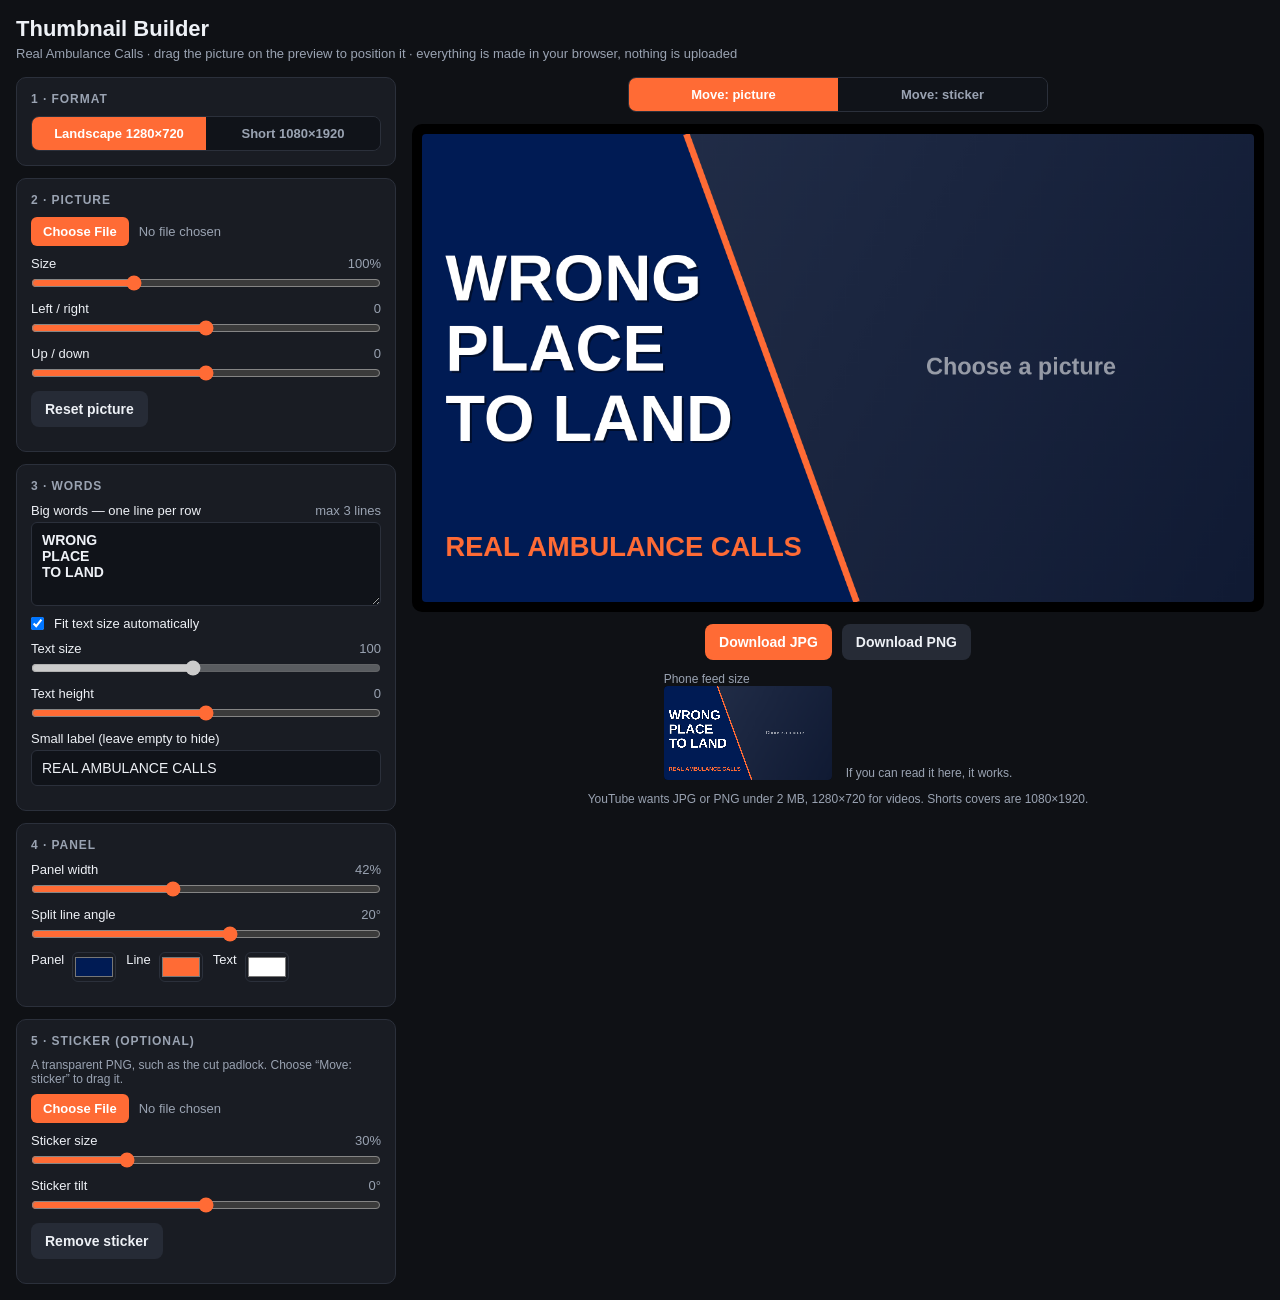
<file: thumbnail-builder.html>
<!DOCTYPE html>
<html lang="en">
<head>
<meta charset="UTF-8">
<meta name="viewport" content="width=device-width, initial-scale=1">
<title>Thumbnail Builder – Real Ambulance Calls</title>
<style>
  :root { --navy:#001b54; --orange:#ff6b35; --bg:#0f1115; --card:#191c23; --line:#2b303b; --text:#eef1f6; --mute:#9aa3b2; }
  * { box-sizing:border-box; margin:0; padding:0; }
  body { font-family:-apple-system,BlinkMacSystemFont,"Segoe UI",Arial,sans-serif; background:var(--bg); color:var(--text); padding:16px; }
  h1 { font-size:22px; margin-bottom:4px; }
  .sub { color:var(--mute); font-size:13px; margin-bottom:16px; }
  .app { display:grid; grid-template-columns:minmax(300px,380px) 1fr; gap:16px; max-width:1300px; margin:0 auto; }
  @media (max-width:820px){ .app{ grid-template-columns:1fr; } }
  .panel { background:var(--card); border:1px solid var(--line); border-radius:10px; padding:14px; }
  .panel + .panel { margin-top:12px; }
  .panel h2 { font-size:12px; text-transform:uppercase; letter-spacing:.08em; color:var(--mute); margin-bottom:10px; }
  .row { display:flex; flex-direction:column; gap:4px; margin-bottom:10px; }
  .row.inline { flex-direction:row; align-items:center; gap:10px; }
  label { font-size:13px; color:var(--text); display:flex; justify-content:space-between; }
  label span { color:var(--mute); font-variant-numeric:tabular-nums; }
  input[type=range] { width:100%; accent-color:var(--orange); }
  input[type=text], textarea, select { width:100%; padding:9px 10px; border-radius:6px; border:1px solid var(--line); background:#101319; color:var(--text); font:inherit; font-size:14px; }
  textarea { resize:vertical; min-height:84px; font-weight:700; }
  input[type=color] { width:44px; height:30px; border:1px solid var(--line); border-radius:6px; background:none; padding:0; }
  input[type=file] { font-size:13px; color:var(--mute); width:100%; }
  input[type=file]::file-selector-button { background:var(--orange); color:#fff; border:0; padding:7px 12px; border-radius:6px; font-weight:600; cursor:pointer; margin-right:10px; }
  .seg { display:flex; border:1px solid var(--line); border-radius:8px; overflow:hidden; }
  .seg button { flex:1; padding:9px 6px; background:#101319; color:var(--mute); border:0; font-size:13px; font-weight:600; cursor:pointer; }
  .seg button.on { background:var(--orange); color:#fff; }
  button.act { padding:10px 14px; border:0; border-radius:8px; background:var(--orange); color:#fff; font-weight:700; font-size:14px; cursor:pointer; }
  button.act.ghost { background:#262b36; color:var(--text); }
  .stage { display:flex; flex-direction:column; align-items:center; gap:12px; }
  .canvaswrap { width:100%; display:flex; justify-content:center; background:#000; border-radius:10px; padding:10px; }
  canvas#main { max-width:100%; max-height:78vh; height:auto; width:auto; touch-action:none; cursor:grab; border-radius:4px; }
  canvas#main.drag { cursor:grabbing; }
  .actions { display:flex; gap:10px; flex-wrap:wrap; justify-content:center; }
  .feed { display:flex; gap:14px; align-items:flex-end; color:var(--mute); font-size:12px; }
  .feed canvas { border-radius:4px; background:#000; display:block; }
  .hint { color:var(--mute); font-size:12px; text-align:center; }
</style>
</head>
<body>
<h1>Thumbnail Builder</h1>
<p class="sub">Real Ambulance Calls · drag the picture on the preview to position it · everything is made in your browser, nothing is uploaded</p>

<div class="app">
  <div class="controls">

    <div class="panel">
      <h2>1 · Format</h2>
      <div class="seg" id="fmt">
        <button data-f="land" class="on">Landscape 1280×720</button>
        <button data-f="port">Short 1080×1920</button>
      </div>
    </div>

    <div class="panel">
      <h2>2 · Picture</h2>
      <div class="row"><input type="file" id="photo" accept="image/*"></div>
      <div class="row"><label>Size <span id="v_scale">100%</span></label><input type="range" id="scale" min="40" max="250" value="100"></div>
      <div class="row"><label>Left / right <span id="v_ox">0</span></label><input type="range" id="ox" min="-2500" max="2500" value="0"></div>
      <div class="row"><label>Up / down <span id="v_oy">0</span></label><input type="range" id="oy" min="-3000" max="3000" value="0"></div>
      <div class="row inline"><button class="act ghost" id="resetPhoto" type="button">Reset picture</button></div>
    </div>

    <div class="panel">
      <h2>3 · Words</h2>
      <div class="row"><label>Big words — one line per row <span>max 3 lines</span></label>
        <textarea id="lines">WRONG
PLACE
TO LAND</textarea></div>
      <div class="row inline"><input type="checkbox" id="auto" checked> <label for="auto" style="justify-content:flex-start;gap:6px">Fit text size automatically</label></div>
      <div class="row"><label>Text size <span id="v_size">90</span></label><input type="range" id="size" min="40" max="170" value="90" disabled></div>
      <div class="row"><label>Text height <span id="v_ty">0</span></label><input type="range" id="ty" min="-200" max="200" value="0"></div>
      <div class="row"><label>Small label (leave empty to hide)</label><input type="text" id="label" value="REAL AMBULANCE CALLS"></div>
    </div>

    <div class="panel">
      <h2>4 · Panel</h2>
      <div class="row" id="r_pos"><label>Panel width <span id="v_pos">42%</span></label><input type="range" id="pos" min="20" max="75" value="42"></div>
      <div class="row" id="r_ang"><label>Split line angle <span id="v_ang">20°</span></label><input type="range" id="ang" min="0" max="35" value="20"></div>
      <div class="row" id="r_ptop" style="display:none"><label>Panel top (left side) <span id="v_ptop">1250</span></label><input type="range" id="ptop" min="900" max="1550" value="1250"></div>
      <div class="row" id="r_rise" style="display:none"><label>Rise to the right <span id="v_rise">190</span></label><input type="range" id="rise" min="0" max="320" value="190"></div>
      <div class="row inline"><label style="gap:8px">Panel <input type="color" id="navy" value="#001b54"></label><label style="gap:8px">Line <input type="color" id="orange" value="#ff6b35"></label><label style="gap:8px">Text <input type="color" id="tcol" value="#ffffff"></label></div>
    </div>

    <div class="panel">
      <h2>5 · Sticker (optional)</h2>
      <p class="hint" style="text-align:left;margin-bottom:8px">A transparent PNG, such as the cut padlock. Choose “Move: sticker” to drag it.</p>
      <div class="row"><input type="file" id="stk" accept="image/png,image/webp,image/*"></div>
      <div class="row"><label>Sticker size <span id="v_ss">30%</span></label><input type="range" id="ss" min="5" max="100" value="30"></div>
      <div class="row"><label>Sticker tilt <span id="v_sr">0°</span></label><input type="range" id="sr" min="-45" max="45" value="0"></div>
      <div class="row inline"><button class="act ghost" id="rmStk" type="button">Remove sticker</button></div>
    </div>
  </div>

  <div class="stage">
    <div class="seg" id="mv" style="width:100%;max-width:420px">
      <button data-m="photo" class="on">Move: picture</button>
      <button data-m="stk">Move: sticker</button>
    </div>
    <div class="canvaswrap"><canvas id="main"></canvas></div>
    <div class="actions">
      <button class="act" id="dl" type="button">Download JPG</button>
      <button class="act ghost" id="dlpng" type="button">Download PNG</button>
    </div>
    <div class="feed">
      <div>Phone feed size<br><canvas id="mini"></canvas></div>
      <div>If you can read it here, it works.</div>
    </div>
    <p class="hint">YouTube wants JPG or PNG under 2 MB, 1280×720 for videos. Shorts covers are 1080×1920.</p>
  </div>
</div>

<script>
(function(){
  var FONT = 'Arial, "Liberation Sans", Helvetica, sans-serif';
  var $ = function(id){ return document.getElementById(id); };
  var cv = $('main'), ctx = cv.getContext('2d');
  var mini = $('mini'), mctx = mini.getContext('2d');
  var state = { fmt:'land', photo:null, stk:null, ox:0, oy:0, sx:0.5, sy:0.82, move:'photo' };

  function dims(){ return state.fmt === 'land' ? [1280,720] : [1080,1920]; }

  function val(id){ return $(id).value; }
  function num(id){ return parseFloat($(id).value); }

  function showVals(){
    $('v_scale').textContent = num('scale') + '%';
    $('v_ox').textContent = num('ox');
    $('v_oy').textContent = num('oy');
    $('v_size').textContent = num('size');
    $('v_ty').textContent = num('ty');
    $('v_pos').textContent = num('pos') + '%';
    $('v_ang').textContent = num('ang') + '°';
    $('v_ptop').textContent = num('ptop');
    $('v_rise').textContent = num('rise');
    $('v_ss').textContent = num('ss') + '%';
    $('v_sr').textContent = num('sr') + '°';
  }

  function setFormat(f){
    state.fmt = f;
    [].forEach.call($('fmt').children, function(b){ b.classList.toggle('on', b.dataset.f === f); });
    var land = f === 'land';
    $('r_pos').style.display = land ? '' : 'none';
    $('r_ang').style.display = land ? '' : 'none';
    $('r_ptop').style.display = land ? 'none' : '';
    $('r_rise').style.display = land ? 'none' : '';
    resetPhoto();
    draw();
  }

  function resetPhoto(){
    $('scale').value = 100; $('ox').value = 0; $('oy').value = 0;
    state.ox = 0; state.oy = 0;
    showVals();
  }

  // cover-fit placement: landscape pictures sit against the right edge (the panel covers the left),
  // portrait pictures are centred and pinned to the top
  function photoRect(){
    var d = dims(), W = d[0], H = d[1], img = state.photo;
    var k = Math.max(W / img.width, H / img.height) * (num('scale') / 100);
    var w = img.width * k, h = img.height * k;
    var land = state.fmt === 'land';
    var ox = num('ox'), oy = num('oy');
    // keep the picture covering the whole frame (no navy gaps) unless it has been shrunk on purpose
    if (w >= W) ox = land ? Math.max(0, Math.min(w - W, ox)) : Math.max(-(w - W) / 2, Math.min((w - W) / 2, ox));
    if (h >= H) oy = land ? Math.max(-(h - H) / 2, Math.min((h - H) / 2, oy)) : Math.max(-(h - H), Math.min(0, oy));
    $('ox').value = ox; $('oy').value = oy;
    var x = (land ? W - w : (W - w) / 2) + ox;
    var y = (land ? (H - h) / 2 : 0) + oy;
    return { x:x, y:y, w:w, h:h };
  }

  function drawPhoto(){
    var d = dims(), W = d[0], H = d[1];
    ctx.fillStyle = val('navy'); ctx.fillRect(0, 0, W, H);
    if (!state.photo) {
      var g = ctx.createLinearGradient(0,0,W,H);
      g.addColorStop(0,'#26324d'); g.addColorStop(1,'#101a33');
      ctx.fillStyle = g; ctx.fillRect(0,0,W,H);
      ctx.fillStyle = 'rgba(255,255,255,.55)'; ctx.textAlign = 'center'; ctx.textBaseline = 'middle';
      ctx.font = 'bold ' + (state.fmt === 'land' ? 36 : 44) + 'px ' + FONT;
      ctx.fillText('Choose a picture', state.fmt === 'land' ? W * 0.72 : W / 2, state.fmt === 'land' ? H / 2 : 560);
      return;
    }
    var r = photoRect();
    ctx.drawImage(state.photo, r.x, r.y, r.w, r.h);
  }

  function panelGeom(){
    var d = dims(), W = d[0], H = d[1];
    if (state.fmt === 'land') {
      var dx = H * Math.tan(num('ang') * Math.PI / 180);
      var c = num('pos') / 100 * W;
      return { xt: c - dx / 2, xb: c + dx / 2 };
    }
    return { yl: num('ptop'), yr: num('ptop') - num('rise') };
  }

  function drawPanel(){
    var d = dims(), W = d[0], H = d[1], g = panelGeom();
    ctx.fillStyle = val('navy');
    ctx.beginPath();
    if (state.fmt === 'land') { ctx.moveTo(0,0); ctx.lineTo(g.xt,0); ctx.lineTo(g.xb,H); ctx.lineTo(0,H); }
    else { ctx.moveTo(0,g.yl); ctx.lineTo(W,g.yr); ctx.lineTo(W,H); ctx.lineTo(0,H); }
    ctx.closePath(); ctx.fill();
    ctx.strokeStyle = val('orange'); ctx.lineCap = 'butt';
    ctx.lineWidth = state.fmt === 'land' ? 10 : 12;
    ctx.beginPath();
    if (state.fmt === 'land') { ctx.moveTo(g.xt,0); ctx.lineTo(g.xb,H); }
    else { ctx.moveTo(0,g.yl); ctx.lineTo(W,g.yr); }
    ctx.stroke();
  }

  function drawText(){
    var d = dims(), W = d[0], H = d[1], g = panelGeom();
    var lines = val('lines').split('\n').map(function(s){ return s.trim().toUpperCase(); }).filter(Boolean).slice(0,3);
    var land = state.fmt === 'land';
    var left = 36;
    function edge(y){ return g.xt + (g.xb - g.xt) * y / H; }
    var top = land ? 90 : g.yl + 55;
    var bottom = land ? 590 : 1790;
    var size = num('size');
    if ($('auto').checked) {
      size = land ? 130 : 150;
      while (size > 36) {
        ctx.font = 'bold ' + size + 'px ' + FONT;
        var lh = size * 1.08, n = lines.length, y0 = top + (bottom - top - n * lh) / 2 + num('ty'), ok = true;
        if (n * lh > bottom - top) ok = false;
        lines.forEach(function(t, i){
          var w = ctx.measureText(t).width, y = y0 + i * lh;
          if (land) { if (left + w > edge(y + size * 0.2) - 40) ok = false; }
          else if (w > W - 110) ok = false;
        });
        if (ok) break;
        size -= 2;
      }
      $('size').value = size; $('v_size').textContent = size;
    }
    ctx.font = 'bold ' + size + 'px ' + FONT;
    ctx.textBaseline = 'top';
    var lh2 = size * (land ? 1.08 : 1.1), n2 = lines.length;
    var y1 = top + (bottom - top - n2 * lh2) / 2 + num('ty');
    ctx.fillStyle = val('tcol');
    lines.forEach(function(t, i){
      var w = ctx.measureText(t).width, x = land ? left : (W - w) / 2, y = y1 + i * lh2;
      ctx.fillStyle = 'rgba(0,0,0,.47)'; ctx.textAlign = 'left'; ctx.fillText(t, x + 3, y + 3);
      ctx.fillStyle = val('tcol'); ctx.fillText(t, x, y);
    });
    var lab = val('label').trim();
    if (lab) {
      ctx.fillStyle = val('orange'); ctx.textAlign = 'left';
      var ls = land ? 42 : 52;
      ctx.font = 'bold ' + ls + 'px ' + FONT;
      var lw = ctx.measureText(lab).width;
      var lx = land ? left : (W - lw) / 2, ly = land ? 616 : 1815;
      ctx.fillText(lab, lx, ly);
    }
  }

  function drawSticker(){
    if (!state.stk) return;
    var d = dims(), W = d[0], H = d[1], s = state.stk;
    var w = W * num('ss') / 100, h = w * s.height / s.width;
    ctx.save();
    ctx.translate(state.sx * W, state.sy * (state.fmt === 'land' ? H : 1250 ));
    ctx.rotate(num('sr') * Math.PI / 180);
    ctx.drawImage(s, -w / 2, -h / 2, w, h);
    ctx.restore();
  }

  function draw(){
    var d = dims(); cv.width = d[0]; cv.height = d[1];
    showVals();
    drawPhoto(); drawPanel(); drawSticker(); drawText();
    // phone-feed preview
    var mw = state.fmt === 'land' ? 168 : 90, mh = state.fmt === 'land' ? 94 : 160;
    mini.width = mw; mini.height = mh; mctx.drawImage(cv, 0, 0, mw, mh);
  }

  // ----- dragging -----
  var drag = null;
  function pt(e){
    var r = cv.getBoundingClientRect();
    return { x:(e.clientX - r.left) * cv.width / r.width, y:(e.clientY - r.top) * cv.height / r.height };
  }
  cv.addEventListener('pointerdown', function(e){
    cv.setPointerCapture(e.pointerId); cv.classList.add('drag');
    var p = pt(e); drag = { x:p.x, y:p.y, ox:num('ox'), oy:num('oy'), sx:state.sx, sy:state.sy };
  });
  cv.addEventListener('pointermove', function(e){
    if (!drag) return;
    var p = pt(e), dx = p.x - drag.x, dy = p.y - drag.y;
    if (state.move === 'photo') {
      $('ox').value = drag.ox + dx;
      $('oy').value = drag.oy + dy;
    } else {
      var d = dims();
      state.sx = Math.max(0, Math.min(1, drag.sx + dx / d[0]));
      state.sy = drag.sy + dy / (state.fmt === 'land' ? d[1] : 1250);
    }
    draw();
  });
  function endDrag(){ drag = null; cv.classList.remove('drag'); }
  cv.addEventListener('pointerup', endDrag); cv.addEventListener('pointercancel', endDrag);

  // ----- inputs -----
  function loadImg(file, cb){
    if (!file) return;
    var img = new Image(), url = URL.createObjectURL(file);
    img.onload = function(){ cb(img); draw(); };
    img.src = url;
  }
  $('photo').addEventListener('change', function(e){ loadImg(e.target.files[0], function(i){ state.photo = i; resetPhoto(); }); });
  $('stk').addEventListener('change', function(e){ loadImg(e.target.files[0], function(i){ state.stk = i; state.sx = 0.82; state.sy = 0.82; }); });
  $('rmStk').addEventListener('click', function(){ state.stk = null; $('stk').value = ''; draw(); });
  $('resetPhoto').addEventListener('click', function(){ resetPhoto(); draw(); });
  $('auto').addEventListener('change', function(){ $('size').disabled = $('auto').checked; draw(); });
  ['scale','ox','oy','size','ty','pos','ang','ptop','rise','ss','sr','lines','label','navy','orange','tcol'].forEach(function(id){
    $(id).addEventListener('input', draw);
  });
  [].forEach.call($('fmt').children, function(b){ b.addEventListener('click', function(){ setFormat(b.dataset.f); }); });
  [].forEach.call($('mv').children, function(b){
    b.addEventListener('click', function(){
      state.move = b.dataset.m;
      [].forEach.call($('mv').children, function(x){ x.classList.toggle('on', x === b); });
    });
  });

  function filename(ext){
    var first = (val('lines').split('\n')[0] || 'thumbnail').trim().toLowerCase().replace(/[^a-z0-9]+/g, '-').replace(/^-|-$/g, '') || 'thumbnail';
    return 'rac-' + (state.fmt === 'land' ? 'video' : 'short') + '-' + first + '.' + ext;
  }
  function save(type, ext, q){
    cv.toBlob(function(b){
      var a = document.createElement('a');
      a.href = URL.createObjectURL(b); a.download = filename(ext);
      document.body.appendChild(a); a.click(); a.remove();
      setTimeout(function(){ URL.revokeObjectURL(a.href); }, 2000);
    }, type, q);
  }
  $('dl').addEventListener('click', function(){ save('image/jpeg', 'jpg', 0.92); });
  $('dlpng').addEventListener('click', function(){ save('image/png', 'png'); });

  draw();
})();
</script>
</body>
</html>
</file>
<file: style.css>
/* =============================================================
   COLIN BAMFORTH — AUTHOR SITE
   HIGH-END DARK CONTEMPORARY DESIGN SYSTEM

   NOTE: this file is now the SINGLE source of truth for styling.
   The old inline <style> block in index.html has been removed —
   it was loading after this file and silently overriding almost
   everything in it (including the orange wave background below).
   ============================================================= */

:root {
    --bg-base: #0a0b0e;
    --surface-panel: rgba(18, 20, 26, 0.75);
    --surface-inner: rgba(28, 32, 43, 0.5);
    --text-pure: #ffffff;
    --text-muted: #8e9aa8;          /* 6.9:1 on the base background — passes AA */
    --accent-orange: #ff5c26;       /* Vibrant Blazing Orange — fills, borders, glows */
    --accent-text: #ff5c26;         /* Orange TEXT on the dark bg — 6.4:1, passes AA as-is */
    --accent-hover: #ff7849;
    --on-accent: #1a0700;           /* Near-black — for TEXT SITTING ON the orange fill (AA) */
    --border-subtle: rgba(255, 255, 255, 0.05);
    --orange-glow: rgba(255, 92, 38, 0.2);
    --shadow-clean: 0 20px 40px rgba(0, 0, 0, 0.4);
    --yt-red: #ff3d3d;
}

* {
    box-sizing: border-box;
    margin: 0;
    padding: 0;
    font-family: -apple-system, BlinkMacSystemFont, "Segoe UI", Roboto, Helvetica, Arial, sans-serif;
    -webkit-font-smoothing: antialiased;
}

body {
    background-color: var(--bg-base);
    color: var(--text-pure);
    line-height: 1.6;
    min-height: 100vh;

    /* Soft atmospheric spotlights + fine noise texture.
       ---------------------------------------------------------------
       TO SWITCH BACK TO YOUR ORANGE WAVE PATTERN: comment out the
       three properties below and uncomment the WAVE block after them.
       --------------------------------------------------------------- */
    background-image:
        radial-gradient(circle at 80% 10%, rgba(255, 92, 38, 0.07), transparent 50%),
        radial-gradient(circle at 20% 60%, rgba(255, 92, 38, 0.03), transparent 40%),
        url("data:image/svg+xml,%3Csvg viewBox='0 0 200 200' xmlns='http://www.w3.org/2000/svg'%3E%3Cfilter id='noiseFilter'%3E%3CfeTurbulence type='fractalNoise' baseFrequency='0.8' numOctaves='3' stitchTiles='stitch'/%3E%3C/filter%3E%3Crect width='100%25' height='100%25' filter='url(%23noiseFilter)' opacity='0.015'/%3E%3C/svg%3E");
    background-repeat: no-repeat, no-repeat, repeat;
    background-attachment: fixed;

    /* --- WAVE ALTERNATIVE (uncomment all four lines to use) ---
    background-image:
        radial-gradient(circle at 80% 10%, rgba(255, 92, 38, 0.08), transparent 50%),
        radial-gradient(circle at 20% 60%, rgba(255, 92, 38, 0.04), transparent 40%),
        url("data:image/svg+xml,%3Csvg xmlns='http://www.w3.org/2000/svg' width='100' height='40' viewBox='0 0 100 40'%3E%3Cpath d='M0 20 Q 25 5, 50 20 T 100 20' fill='none' stroke='%23ff5c26' stroke-width='1.5' stroke-opacity='0.12' stroke-linecap='round'/%3E%3C/svg%3E");
    background-size: cover, cover, 100px 40px;
    background-repeat: no-repeat, no-repeat, repeat;
    background-attachment: fixed;
    ------------------------------------------------------------ */
}

/* Visible keyboard focus on every interactive element */
a:focus-visible,
button:focus-visible,
input:focus-visible {
    outline: 3px solid var(--accent-text);
    outline-offset: 3px;
    border-radius: 6px;
}

.skip-link {
    position: absolute;
    left: -9999px;
    top: 0;
    background: var(--accent-orange);
    color: var(--on-accent);
    padding: 12px 20px;
    border-radius: 0 0 12px 0;
    font-weight: 700;
    z-index: 100;
    text-decoration: none;
}
.skip-link:focus { left: 0; }

.visually-hidden {
    position: absolute;
    width: 1px; height: 1px;
    padding: 0; margin: -1px;
    overflow: hidden;
    clip: rect(0 0 0 0);
    white-space: nowrap;
    border: 0;
}

/* ---------------------------------------------------------------
   LAYOUT
   --------------------------------------------------------------- */
.wrapper {
    display: grid;
    grid-template-columns: 400px 1fr;
    min-height: 100vh;
    max-width: 1350px;
    margin: 0 auto;
    position: relative;
}

.left-panel {
    padding: 70px 50px;
    position: sticky;
    top: 0;
    height: 100vh;
    display: flex;
    flex-direction: column;
    justify-content: space-between;
    gap: 30px;
    overflow-y: auto;
}

.right-stream {
    padding: 70px 70px 70px 20px;
    display: flex;
    flex-direction: column;
    gap: 40px;
    min-width: 0;
}

/* ---------------------------------------------------------------
   IDENTITY
   --------------------------------------------------------------- */
.profile-frame {
    width: 130px;
    height: 130px;
    border-radius: 28px;
    overflow: hidden;
    margin-bottom: 30px;
    border: 1px solid rgba(255, 255, 255, 0.1);
    box-shadow: 0 10px 30px rgba(0, 0, 0, 0.5);
}
.profile-frame img {
    width: 100%;
    height: 100%;
    object-fit: cover;
    display: block;
}

h1 {
    font-size: 2.8rem;
    color: var(--text-pure);
    line-height: 1.1;
    margin-bottom: 8px;
    font-weight: 800;
    letter-spacing: -0.03em;
}

.tagline {
    font-size: 0.95rem;
    color: var(--accent-text);
    font-weight: 700;
    margin-bottom: 24px;
    letter-spacing: 0.2em;
    text-transform: uppercase;
}

/* ---------------------------------------------------------------
   SOCIAL / CHANNEL LINKS
   --------------------------------------------------------------- */
.social-links {
    display: flex;
    flex-wrap: wrap;
    gap: 10px;
}
.social-btn {
    display: inline-flex;
    align-items: center;
    gap: 9px;
    padding: 10px 18px;
    border-radius: 30px;
    text-decoration: none;
    font-size: 0.88rem;
    font-weight: 700;
    color: var(--text-pure);
    background: rgba(255, 255, 255, 0.04);
    border: 1px solid rgba(255, 255, 255, 0.09);
    transition: all 0.25s cubic-bezier(0.16, 1, 0.3, 1);
}
.social-btn svg { flex-shrink: 0; }
.social-btn:hover {
    transform: translateY(-2px);
    background: rgba(255, 255, 255, 0.08);
}
.social-btn.youtube { border-color: rgba(255, 61, 61, 0.4); }
.social-btn.youtube svg { fill: var(--yt-red); }
.social-btn.youtube:hover {
    background: var(--yt-red);
    border-color: var(--yt-red);
    color: #1a0000;
    box-shadow: 0 6px 20px rgba(255, 61, 61, 0.3);
}
.social-btn.youtube:hover svg { fill: #1a0000; }

/* ---------------------------------------------------------------
   CARDS
   --------------------------------------------------------------- */
.content-card {
    background: var(--surface-panel);
    backdrop-filter: blur(24px);
    -webkit-backdrop-filter: blur(24px);
    border-radius: 32px;
    padding: 50px;
    box-shadow: var(--shadow-clean);
    border: 1px solid var(--border-subtle);
}

.bio-card { transition: all 0.4s cubic-bezier(0.16, 1, 0.3, 1); }
.bio-card:hover {
    border-color: var(--accent-orange);
    transform: translateY(-4px);
    box-shadow: 0 0 30px var(--orange-glow), 0 20px 40px rgba(0, 0, 0, 0.6);
}

.bio-lead {
    font-size: 1.05rem;
    color: var(--text-pure);
    opacity: 0.9;
    margin-bottom: 16px;
    font-weight: 400;
}
.bio-body {
    font-size: 1.05rem;
    color: var(--text-muted);
    font-weight: 400;
}

h2 {
    font-size: 1.8rem;
    margin-bottom: 30px;
    letter-spacing: -0.02em;
    font-weight: 800;
    color: var(--text-pure);
    display: flex;
    align-items: center;
    gap: 12px;
}
h2::before {
    content: '';
    flex-shrink: 0;
    width: 6px;
    height: 6px;
    background-color: var(--accent-orange);
    border-radius: 50%;
    box-shadow: 0 0 10px var(--accent-orange);
}

/* ---------------------------------------------------------------
   WATCH / YOUTUBE CARD
   --------------------------------------------------------------- */
.watch-card {
    display: grid;
    grid-template-columns: 1fr auto;
    gap: 40px;
    align-items: center;
    transition: all 0.4s cubic-bezier(0.16, 1, 0.3, 1);
}
.watch-card:hover {
    border-color: var(--yt-red);
    transform: translateY(-4px);
    box-shadow: 0 0 30px rgba(255, 61, 61, 0.15), 0 20px 40px rgba(0, 0, 0, 0.6);
}
.watch-card h2 { margin-bottom: 14px; }
.watch-card h2::before {
    background-color: var(--yt-red);
    box-shadow: 0 0 10px var(--yt-red);
}
.watch-card p {
    color: var(--text-muted);
    font-size: 0.98rem;
    max-width: 52ch;
}

.yt-cta {
    display: inline-flex;
    align-items: center;
    gap: 10px;
    background: var(--yt-red);
    color: #1a0000;
    text-decoration: none;
    padding: 15px 28px;
    border-radius: 30px;
    font-size: 0.95rem;
    font-weight: 800;
    white-space: nowrap;
    box-shadow: 0 6px 20px rgba(255, 61, 61, 0.25);
    transition: all 0.2s ease;
}
.yt-cta svg { fill: #1a0000; }
.yt-cta:hover {
    transform: translateY(-2px);
    box-shadow: 0 10px 28px rgba(255, 61, 61, 0.45);
}

/* ---------------------------------------------------------------
   THE LIBRARY
   --------------------------------------------------------------- */
.shelf-title {
    font-size: 0.85rem;
    color: var(--accent-text);
    font-weight: 700;
    text-transform: uppercase;
    letter-spacing: 0.15em;
    margin: 40px 0 20px 0;
    padding-bottom: 8px;
    border-bottom: 1px solid rgba(255, 255, 255, 0.05);
}
.shelf-title:first-of-type { margin-top: 0; }

.book-list {
    display: flex;
    flex-direction: column;
    gap: 24px;
}

.book-row {
    display: grid;
    grid-template-columns: 130px 1fr;
    gap: 35px;
    align-items: start;
    background: var(--surface-inner);
    padding: 30px;
    border-radius: 24px;
    border: 1px solid transparent;
    transition: all 0.4s cubic-bezier(0.16, 1, 0.3, 1);
}
.book-row:hover {
    border-color: var(--accent-orange);
    transform: translateY(-4px);
    background: rgba(38, 43, 59, 0.5);
    box-shadow: 0 0 30px var(--orange-glow), 0 20px 40px rgba(0, 0, 0, 0.6);
}

.book-cover-wrap {
    width: 100%;
    box-shadow: 0 15px 35px rgba(0, 0, 0, 0.4);
    border-radius: 6px;
    overflow: hidden;
    border: 1px solid rgba(255, 255, 255, 0.05);
}
.book-cover-wrap img {
    width: 100%;
    height: auto;
    aspect-ratio: 2 / 3;          /* reserves space so covers don't jump the layout */
    object-fit: cover;
    display: block;
    background: rgba(255, 255, 255, 0.03);
}

.book-details {
    display: flex;
    flex-direction: column;
    height: 100%;
    justify-content: space-between;
    min-width: 0;
}
.book-title {
    font-size: 1.4rem;
    font-weight: 700;
    color: var(--text-pure);
    margin-bottom: 4px;
    letter-spacing: -0.01em;
    line-height: 1.25;
}
.book-subtitle {
    font-size: 0.9rem;
    color: var(--text-muted);
    margin-bottom: 15px;
    line-height: 1.4;
}
.book-desc {
    font-size: 0.95rem;
    color: var(--text-muted);
    margin-bottom: 12px;
    line-height: 1.6;
}
.isbn-note {
    font-size: 0.85rem;
    color: var(--text-muted);
    margin-bottom: 12px;
}

.direct-signed-box {
    background: rgba(255, 92, 38, 0.08);
    border: 1px solid rgba(255, 92, 38, 0.25);
    padding: 12px 16px;
    border-radius: 12px;
    font-size: 0.85rem;
    color: var(--text-pure);
    margin-bottom: 16px;
}
.direct-signed-box strong { color: var(--accent-text); }
.direct-signed-box a { color: var(--accent-text); }

/* ---------------------------------------------------------------
   PURCHASE ACTIONS
   --------------------------------------------------------------- */
.purchase-actions {
    display: flex;
    align-items: center;
    gap: 12px;
    flex-wrap: wrap;
}

.amazon-btn {
    background-color: var(--accent-orange);
    color: var(--on-accent);
    text-decoration: none;
    padding: 12px 24px;
    border-radius: 30px;
    font-size: 0.9rem;
    font-weight: 800;
    transition: all 0.2s ease;
    display: inline-flex;
    align-items: center;
    box-shadow: 0 4px 15px rgba(255, 92, 38, 0.25);
}
.amazon-btn:hover {
    background-color: var(--accent-hover);
    transform: translateY(-1px);
    box-shadow: 0 6px 20px rgba(255, 92, 38, 0.4);
}

.signed-btn {
    background-color: transparent;
    color: var(--text-pure);
    border: 1px solid var(--accent-orange);
    text-decoration: none;
    padding: 11px 22px;
    border-radius: 30px;
    font-size: 0.9rem;
    font-weight: 700;
    transition: all 0.2s ease;
    display: inline-flex;
    align-items: center;
}
.signed-btn:hover {
    background-color: var(--accent-orange);
    color: var(--on-accent);
    transform: translateY(-1px);
    box-shadow: 0 6px 20px rgba(255, 92, 38, 0.3);
}

/* Kept for future "coming soon" titles */
.pending-btn {
    background-color: rgba(255, 255, 255, 0.05);
    color: rgba(255, 255, 255, 0.45);
    cursor: not-allowed;
    box-shadow: none;
    border: 1px solid rgba(255, 255, 255, 0.05);
}
.pending-btn:hover {
    background-color: rgba(255, 255, 255, 0.05);
    transform: none;
    box-shadow: none;
}

.alt-markets-inline {
    display: flex;
    align-items: center;
    gap: 8px;
    background: rgba(255, 255, 255, 0.03);
    padding: 6px 16px;
    border-radius: 30px;
    border: 1px solid rgba(255, 255, 255, 0.05);
}
.alt-market-title {
    font-size: 0.75rem;
    font-weight: 600;
    color: var(--text-muted);
    text-transform: uppercase;
    letter-spacing: 0.05em;
}
.alt-market-links { display: flex; gap: 6px; }
.alt-market-links a {
    font-size: 0.75rem;
    color: var(--text-pure);
    text-decoration: none;
    font-weight: 700;
    padding: 3px 8px;
    border-radius: 6px;
    background: rgba(255, 255, 255, 0.05);
    transition: all 0.2s ease;
}
.alt-market-links a:hover {
    background: var(--accent-orange);
    color: var(--on-accent);
}

/* ---------------------------------------------------------------
   NEWSLETTER
   --------------------------------------------------------------- */
.newsletter-box {
    background: var(--surface-panel);
    backdrop-filter: blur(24px);
    -webkit-backdrop-filter: blur(24px);
    border: 1px solid var(--border-subtle);
    padding: 30px;
    border-radius: 28px;
    box-shadow: var(--shadow-clean);
    transition: all 0.4s cubic-bezier(0.16, 1, 0.3, 1);
}
.newsletter-box:hover {
    border-color: var(--accent-orange);
    transform: translateY(-4px);
    box-shadow: 0 0 30px var(--orange-glow), 0 20px 40px rgba(0, 0, 0, 0.6);
}
.newsletter-box p {
    font-size: 0.9rem;
    color: var(--text-muted);
    margin-bottom: 16px;
}

.form-group {
    display: flex;
    flex-direction: column;
    gap: 10px;
}

input[type="email"] {
    width: 100%;
    padding: 14px 18px;
    border-radius: 14px;
    border: 1px solid rgba(255, 255, 255, 0.08);
    font-size: 0.95rem;
    outline: none;
    background: rgba(0, 0, 0, 0.2);
    color: var(--text-pure);
    transition: all 0.2s;
}
input[type="email"]::placeholder { color: #7d8796; }
input[type="email"]:focus {
    border-color: var(--accent-orange);
    background: rgba(0, 0, 0, 0.4);
}

.submit-btn {
    background-color: var(--text-pure);
    color: var(--bg-base);
    border: none;
    padding: 14px;
    border-radius: 14px;
    font-size: 0.95rem;
    font-weight: 700;
    cursor: pointer;
    transition: all 0.2s;
}
.submit-btn:hover {
    background-color: var(--accent-orange);
    color: var(--on-accent);
    box-shadow: 0 5px 15px rgba(255, 92, 38, 0.3);
}
.submit-btn[disabled] { opacity: 0.6; cursor: wait; }

/* Inline status message — replaces the old alert() popups */
.form-status {
    font-size: 0.85rem;
    margin-top: 12px;
    line-height: 1.45;
    display: none;
}
.form-status.is-visible { display: block; }
.form-status.is-ok { color: #6ee7a8; }
.form-status.is-error { color: #ff9a7d; }

.privacy-note {
    font-size: 0.75rem;
    color: var(--text-muted);
    margin-top: 12px;
    margin-bottom: 0;
}

/* ---------------------------------------------------------------
   FOOTER
   --------------------------------------------------------------- */
footer {
    font-size: 0.85rem;
    color: var(--text-muted);
    padding-top: 10px;
}
footer a { color: var(--text-muted); }
.footer-links {
    display: flex;
    gap: 18px;
    flex-wrap: wrap;
    margin-bottom: 8px;
}

/* ---------------------------------------------------------------
   BOOK PAGES  (/book-slug/)  and homepage title links
   --------------------------------------------------------------- */
.book-title a { color: inherit; text-decoration: none; }
.book-title a:hover, .book-title a:focus-visible { color: var(--accent-text); }
a.book-cover-wrap { display: block; }

.site-name {
    font-size: 2.8rem;
    color: var(--text-pure);
    line-height: 1.1;
    margin-bottom: 8px;
    font-weight: 800;
    letter-spacing: -0.03em;
}
.site-name a { color: inherit; text-decoration: none; }
a.profile-frame { display: block; }

.crumbs {
    font-size: 0.85rem;
    color: var(--text-muted);
    margin-bottom: -20px;
}
.crumbs a { color: var(--text-muted); text-decoration: none; }
.crumbs a:hover { color: var(--accent-text); }
.crumbs [aria-current] { color: var(--text-pure); }

.book-feature {
    display: grid;
    grid-template-columns: 240px 1fr;
    gap: 45px;
    align-items: start;
}
.book-feature h1.book-title {
    font-size: 2.2rem;
    font-weight: 800;
    letter-spacing: -0.02em;
    margin-bottom: 10px;
}
.book-feature .book-subtitle { font-size: 1.05rem; }
.book-feature .book-desc { font-size: 1.05rem; color: var(--text-pure); opacity: 0.9; }
.book-genre {
    font-size: 0.8rem;
    font-weight: 700;
    text-transform: uppercase;
    letter-spacing: 0.08em;
    color: var(--accent-text);
    margin-bottom: 8px;
}
.book-facts {
    display: grid;
    grid-template-columns: repeat(auto-fit, minmax(150px, 1fr));
    gap: 10px;
    margin: 20px 0;
}
.book-facts div {
    background: var(--surface-inner);
    border-radius: 12px;
    padding: 10px 14px;
}
.book-facts dt {
    font-size: 0.75rem;
    text-transform: uppercase;
    letter-spacing: 0.06em;
    color: var(--text-muted);
}
.book-facts dd { font-size: 0.95rem; color: var(--text-pure); }

.more-grid {
    display: grid;
    grid-template-columns: repeat(auto-fill, minmax(120px, 1fr));
    gap: 22px;
}
.more-tile {
    display: flex;
    flex-direction: column;
    gap: 10px;
    text-decoration: none;
    color: var(--text-muted);
    font-size: 0.85rem;
    line-height: 1.35;
}
.more-tile img {
    width: 100%;
    height: auto;
    aspect-ratio: 2 / 3;
    object-fit: cover;
    border-radius: 6px;
    box-shadow: 0 10px 25px rgba(0, 0, 0, 0.4);
    transition: transform 0.3s ease;
}
.more-tile:hover { color: var(--text-pure); }
.more-tile:hover img { transform: translateY(-4px); }

@media (max-width: 950px) {
    .book-feature {
        grid-template-columns: 1fr;
        justify-items: center;
        text-align: center;
        gap: 25px;
    }
    .book-feature .book-cover-wrap { width: 180px; }
    .crumbs { margin-bottom: -10px; }
}
@media (max-width: 560px) {
    .site-name { font-size: 2.2rem; }
    .book-feature h1.book-title { font-size: 1.7rem; }
}

/* ---------------------------------------------------------------
   RESPONSIVE
   --------------------------------------------------------------- */
@media (max-width: 950px) {
    .wrapper { grid-template-columns: 1fr; }
    .left-panel {
        position: relative;
        height: auto;
        overflow: visible;
        padding: 50px 30px 10px;
    }
    .right-stream { padding: 30px 30px 50px 30px; }
    .newsletter-box { margin-top: 20px; }
    .book-row {
        grid-template-columns: 1fr;
        justify-items: center;
        text-align: center;
        gap: 20px;
    }
    .book-cover-wrap { width: 140px; }
    .purchase-actions { justify-content: center; }
    .watch-card { grid-template-columns: 1fr; gap: 24px; }
    .watch-card .yt-cta { justify-content: center; }
}

@media (max-width: 560px) {
    .content-card { padding: 32px 24px; }
    h1 { font-size: 2.2rem; }
}

/* Respect users who ask for reduced motion */
@media (prefers-reduced-motion: reduce) {
    *, *::before, *::after {
        animation-duration: 0.01ms !important;
        transition-duration: 0.01ms !important;
    }
    .bio-card:hover, .book-row:hover, .newsletter-box:hover,
    .watch-card:hover, .amazon-btn:hover, .signed-btn:hover,
    .social-btn:hover, .yt-cta:hover, .more-tile:hover img { transform: none; }
}
</file>
